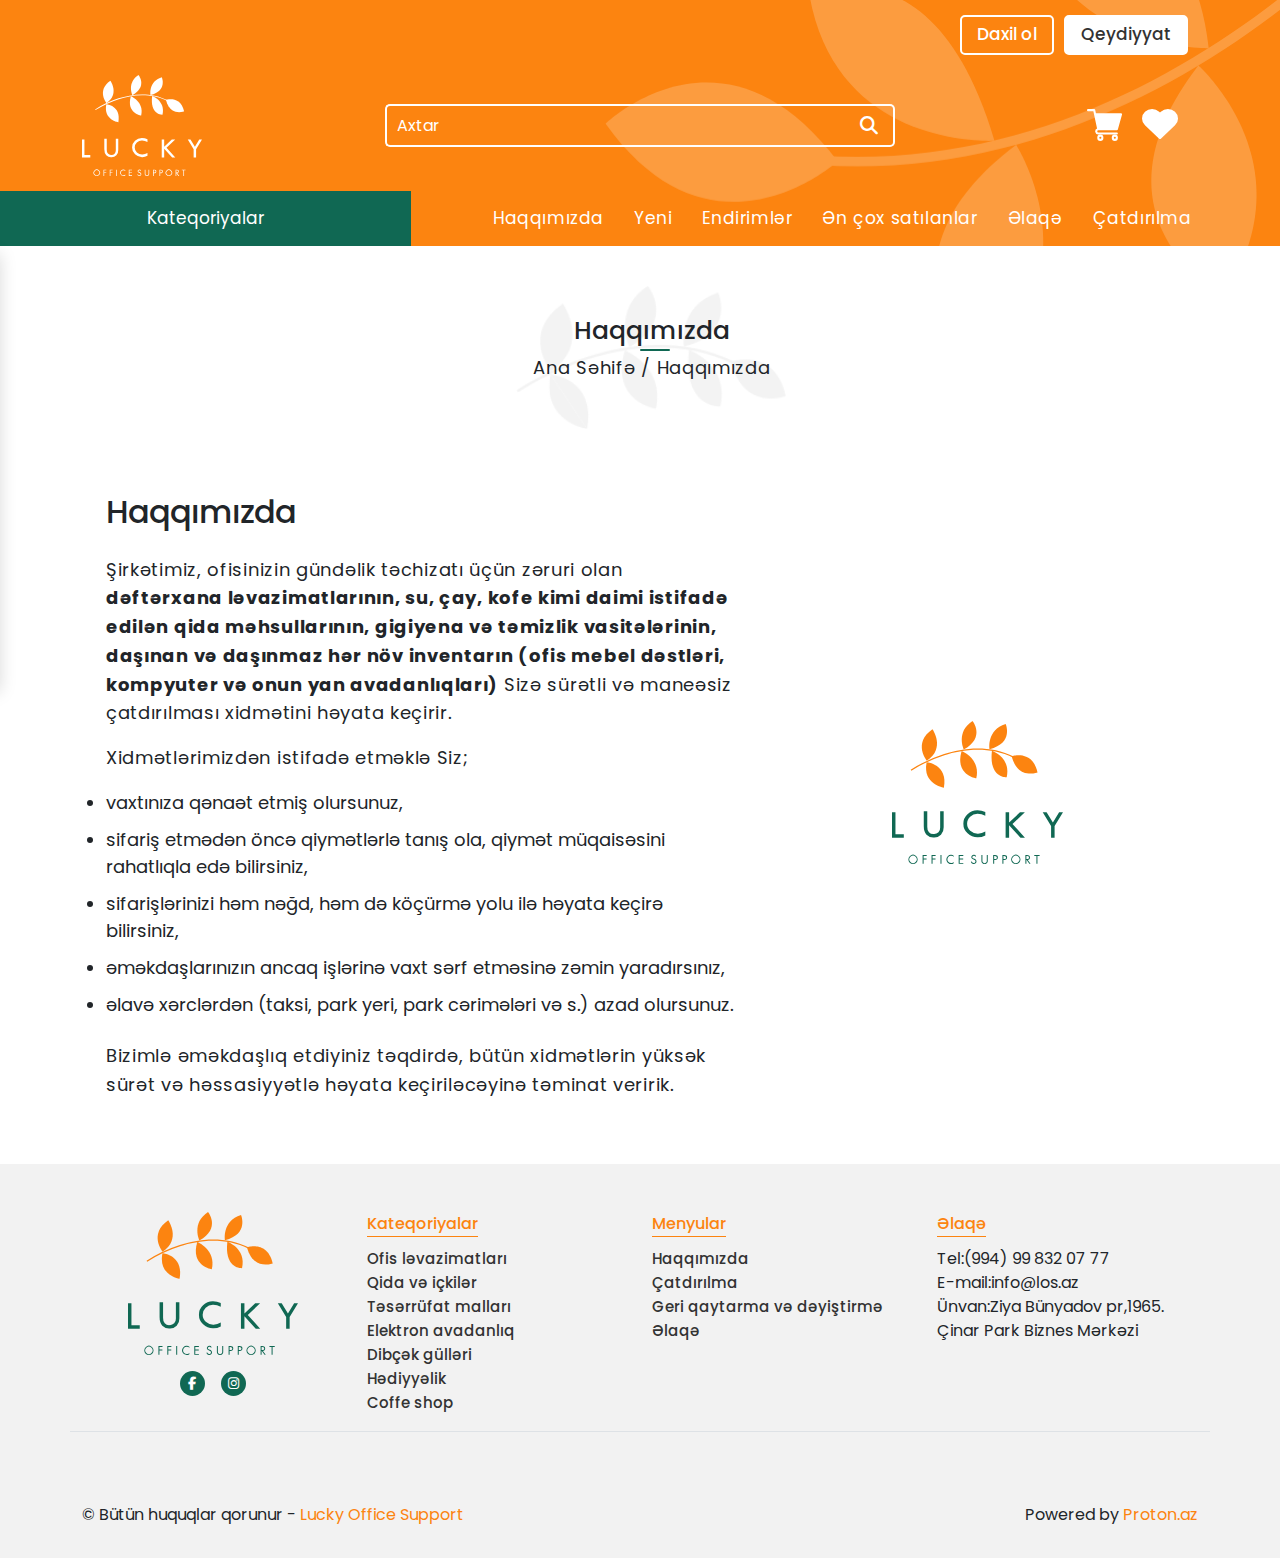
<file: about.html>
<!DOCTYPE html>
<html lang="en">

<head>
    <meta charset="UTF-8">
    <meta http-equiv="X-UA-Compatible" content="IE=edge">
    <meta name="viewport" content="width=device-width, initial-scale=1.0">
    <!-- bootstrap cdn -->
    <link href="https://cdn.jsdelivr.net/npm/bootstrap@5.1.3/dist/css/bootstrap.min.css" rel="stylesheet">
    <!-- jquery -->
    <script src="https://cdnjs.cloudflare.com/ajax/libs/jquery/3.6.0/jquery.min.js"></script>
    <!--owl carousel cdn-->
    <link rel="stylesheet"
        href="https://cdnjs.cloudflare.com/ajax/libs/OwlCarousel2/2.3.4/assets/owl.theme.default.min.css" />
    <link rel="stylesheet"
        href="https://cdnjs.cloudflare.com/ajax/libs/OwlCarousel2/2.3.4/assets/owl.carousel.min.css" />
    <!-- font-awesome-cdn -->
    <link rel="stylesheet" href="https://cdnjs.cloudflare.com/ajax/libs/font-awesome/6.1.1/css/all.min.css" />
    <!-- style links-->
    <link rel="stylesheet" href="./css/main.css">
    <link rel="stylesheet" href="./css/responsive.css">
    <title>Haqqımızda</title>
</head>

<body>
    <div class="scroll-btn"><i class="fa-solid fa-arrow-up-long"></i></div>
         <!-- Header start -->
    <header id="main-header" class="main-header">
        <!-- top-header start -->
        <div class="top-header">
            <div class="container">
                <div class="row">
                    <div class="col-12 d-flex justify-content-end">
                        <ul class="header-social d-flex align-items-center">
                            <li><a href="./sign-in.html">Daxil ol</a></li>
                            <li><a href="./resgister.html">Qeydiyyat</a></li>
                        </ul>
                    </div>
                </div>
            </div>
        </div>
        <!-- top-header end -->
        <!-- middle-header start -->
        <div class="middle-header">
            <div class="container">
                <div class="row align-items-center">
                    <!-- logo -->
                    <div class="col-md-3 col-12">
                        <div class="header-logo">
                            <a href="#">
                                <img src="./public/images/logo/logo-header.svg" alt="logo-image">
                            </a>
                        </div>
                    </div>
                    <!-- search form -->
                    <div class="col-md-6">
                        <form action="." class="search-form">
                            <div class="search-box d-flex justify-content-center align-items-center">
                                <input type="text" placeholder="Axtar" class="search-input">
                                <button type="submit" class="search-button"><i class="fas fa-search"></i></button>
                            </div>
                        </form>
                    </div>
                    <div class="col-md-3">
                        <ul class="basket-wishlist d-flex justify-content-end">
                            <li class="shopping-cart"><a href="./cart.html"><img src="./public/images/general/cart.svg"
                                        alt="icon"></a>
                            </li>
                            <li class="wish-list"><a href="./wishlist.html"><img src="./public/images/general/heart.svg"
                                        alt="icon"></a>
                            </li>
                        </ul>
                    </div>
                    <div class="col-4">
                        <div class="menu-button">
                            <i class="fa-solid fa-bars"></i>
                        </div>
                    </div>
                    <div class="col-8">
                        <ul class="mobile-basket-wishlist">
                            <li class="shopping-cart"><a href="./cart.html"><img src="./public/images/general/cart.svg"
                                        alt="icon"></a>                             
                            </li>
                            <li class="wish-list"><a href="./wishlist.html"><img src="./public/images/general/heart.svg"
                                        alt="icon"></a>
                            </li>
                        </ul>
                    </div>
                </div>
            </div>
        </div>
        <!-- middle-header end -->
        <!-- bottom-header start -->
        <div class="bottom-header">
            <div class="row align-items-center">
                <div class="col-md-3 col-lg-4">
                    <div class="header-categories">Kateqoriyalar</div>
                    <div class="category-content shadow">
                        <ul>
                            <li><a href="./ofis-product.html">Ofis ləvazimatları</a></li>
                            <li><a href="./ofis-product.html">Qida və içkilər
                                </a></li>
                            <li><a href="./ofis-product.html">
                                    Təsərrüfat malları
                                </a></li>
                            <li><a href="./ofis-product.html">

                                    Elektron avadanlıq</a></li>
                            <li><a href="./ofis-product.html">

                                    Dibçək gülləri
                                </a></li>
                            <li><a href="./ofis-product.html">
                                    Hədiyyəlik
                                </a></li>
                            <li><a href="./ofis-product.html">
                                    Coffe shop
                                </a></li>
                        </ul>
                    </div>
                </div>
                <div class="col-md-9 col-lg-8 d-flex justify-content-center">
                    <nav class="nav">
                        <ul class="nav-list d-flex">
                            <li class="nav-item"><a href="./about.html" class="nav-link">Haqqımızda</a></li>
                            <li class="nav-item"><a href="./new-product.html" class="nav-link">Yeni</a></li>
                            <li class="nav-item"><a href="#" class="nav-link">Endirimlər</a></li>
                            <li class="nav-item"><a href="#" class="nav-link">Ən çox satılanlar</a></li>
                            <li class="nav-item"><a href="./contact.html" class="nav-link">Əlaqə</a></li>
                            <li class="nav-item"><a href="./delivery.html" class="nav-link">Çatdırılma</a></li>
                        </ul>
                    </nav>
                </div>
            </div>
        </div>
        <!-- bottom-header end -->
        <!-- header-mobile start -->
        <div class="header-mobile border-top">
            <div class="container">
                <div class="mobile-search-form mb-3">
                    <form action="." class="search-form">
                        <div class="search-box">
                            <input type="text" placeholder="Axtar" class="search-input">
                            <button type="submit" class="search-button"><i class="fas fa-search"></i></button>
                        </div>
                    </form>
                </div>
                <nav class="mobile-nav">
                    <ul class="mobile-nav-list">
                        <li class="nav-item"><a href="./about.html" class="nav-link">Haqqımızda</a></li>
                        <li class="nav-item"><a href="./new-product.html" class="nav-link">Yeni</a></li>
                        <li class="nav-item"><a href="#" class="nav-link">Endirimlər</a></li>
                        <li class="nav-item"><a href="#" class="nav-link">Ən çox satılanlar</a></li>
                        <li class="nav-item"><a href="./contact.html" class="nav-link">Əlaqə</a></li>
                        <li class="nav-item"><a href="./delivery.html" class="nav-link">Çatdırılma</a></li>
                    </ul>
                </nav>
            </div>
        </div>
        <!-- header-mobile end -->
    </header>
    <!-- Header end -->
    <!-- about start -->
    <section id="about-info">
        <div class="container">
            <div class="row align-items-center ps-4 mb-5">
                <div class="col-12 d-flex align-items-center justify-content-center flex-column">
                    <div class="page-heading">
                        <h1>Haqqımızda</h3>
                        <p class="sub-title">Ana Səhifə / Haqqımızda</p>
                    </div>
                  
                </div>
                <div class="col-xl-7 col-lg-9">
                    <div class="about-left-info">
                        <h2 class="about-info-heading my-4">Haqqımızda</h2>
                        <p>Şirkətimiz, ofisinizin gündəlik təchizatı üçün zəruri olan <strong>dəftərxana ləvazimatlarının, su, çay, kofe kimi daimi istifadə edilən qida məhsullarının, gigiyena və təmizlik vasitələrinin, daşınan və daşınmaz hər növ inventarın (ofis mebel dəstləri, kompyuter və onun yan avadanlıqları) </strong> Sizə sürətli və maneəsiz çatdırılması xidmətini həyata keçirir.</p>
                        <p>Xidmətlərimizdən istifadə etməklə Siz;</p>
                        <ul>
                            <li>vaxtınıza qənaət etmiş olursunuz,</li>
                            <li>sifariş etmədən öncə qiymətlərlə tanış ola, qiymət müqaisəsini rahatlıqla edə bilirsiniz,</li>
                            <li>sifarişlərinizi həm nəğd, həm də köçürmə yolu ilə həyata keçirə bilirsiniz,</li>
                            <li>əməkdaşlarınızın ancaq işlərinə vaxt sərf etməsinə zəmin yaradırsınız,</li>
                            <li>əlavə xərclərdən (taksi, park yeri, park cərimələri və s.) azad olursunuz.</li>
                        </ul>
                        <p class="mt-4">Bizimlə əməkdaşlıq etdiyiniz təqdirdə, bütün xidmətlərin yüksək sürət və həssasiyyətlə həyata keçiriləcəyinə təminat veririk.

                        </p>
                    </div>
                </div>
                <div class="col-xl-5 col-lg-3 d-flex justify-content-center"><a href="#" class="about-logo">
                        <img src="./public/images/logo/logo-footer.svg" alt="about logo">
                    </a></div>
            </div>
        </div>
    </section>
     <!-- footer start -->
     <footer class="main-footer py-5">
        <div class="container">
            <div class="row border-bottom">
                <div class="col-xl-3 col-lg-3 col-md-6 col-sm-12 mb-4">
                    <div class="footer-logo-container d-flex flex-column align-items-center">
                        <a href="#"><img src="./public/images/logo/logo-footer.svg" alt="footer-logo" class="logo"></a>
                        <ul class="social-icons d-flex justify-content-center w-50 align-items-center mt-3">
                            <li class="me-3"><a href="#"><i class="fa-brands fa-facebook-f"></i></a></li>
                            <li><a href="#"><i class="fab fa-instagram"></i></a></li>
                        </ul>
                    </div>
                </div>
                <div class="col-lg-3 col-sm-6 mb-3">
                    <div class="footer-section">
                        <a class="footer-section-title">
                            Kateqoriyalar
                        </a>
                        <ul class="list">
                            <li><a href="./ofis-product.html">Ofis ləvazimatları</a></li>
                            <li><a href="./ofis-product.html">Qida və içkilər</a></li>
                            <li><a href="./ofis-product.html">Təsərrüfat malları</a></li>
                            <li><a href="./ofis-product.html">Elektron avadanlıq</a></li>
                            <li><a href="./ofis-product.html">Dibçək gülləri</a></li>
                            <li><a href="./ofis-product.html">Hədiyyəlik</a></li>
                            <li><a href="./ofis-product.html">Coffe shop</a></li>
                        </ul>
                    </div>
                </div>
                <div class="col-lg-3 col-sm-6 mb-3">
                    <div class="footer-section">
                        <a class="footer-section-title">
                            Menyular
                        </a>
                        <ul class="list">
                            <li><a href="./about.html">Haqqımızda</a></li>
                            <li><a href="./delivery.html">Çatdırılma</a></li>
                            <li><a href="./about2.html">Geri qaytarma və dəyiştirmə</a></li>
                            <li><a href="./contact.html">Əlaqə</a></li>
                        </ul>
                    </div>
                </div>
                <div class="col-lg-3 col-sm-6 mb-3">
                    <div class="footer-section">
                        <a class="footer-section-title">
                            Əlaqə
                        </a>
                        <ul class="list">
                            <li>Tel:(994) 99 832 07 77</li>
                            <li>E-mail:info@los.az</li>
                            <li>Ünvan:Ziya Bünyadov pr,1965. Çinar Park Biznes Mərkəzi</li>
                        </ul>
                    </div>
                </div>
            </div>
        </div>
    </footer>
    <!-- footer end -->
    <!-- copyright start -->
    <div class="copyright">
        <div class="container">
            <div class="row py-2 d-flex justify-content-center">
                <div class="col-md-6 col-12 mb-2">
                    <span>© Bütün huquqlar qorunur - <a href="#" class="link"> Lucky Office Support</a></span>
                </div>
                <div class="col-md-6 col-12 d-flex justify-content-md-end mb-2">
                    <span>Powered by
                        <a href="#" class="link"> Proton.az</a>
                    </span>
                </div>
            </div>
        </div>
    </div>
    <!-- copyright end -->
    <script src="https://cdn.jsdelivr.net/npm/@popperjs/core@2.10.2/dist/umd/popper.min.js"></script>
    <script src="https://cdn.jsdelivr.net/npm/bootstrap@5.1.3/dist/js/bootstrap.min.js"></script>
    <script src="https://cdnjs.cloudflare.com/ajax/libs/OwlCarousel2/2.3.4/owl.carousel.min.js"></script>
    <script src="./js/main.js"></script>
</body>

</html>
</file>
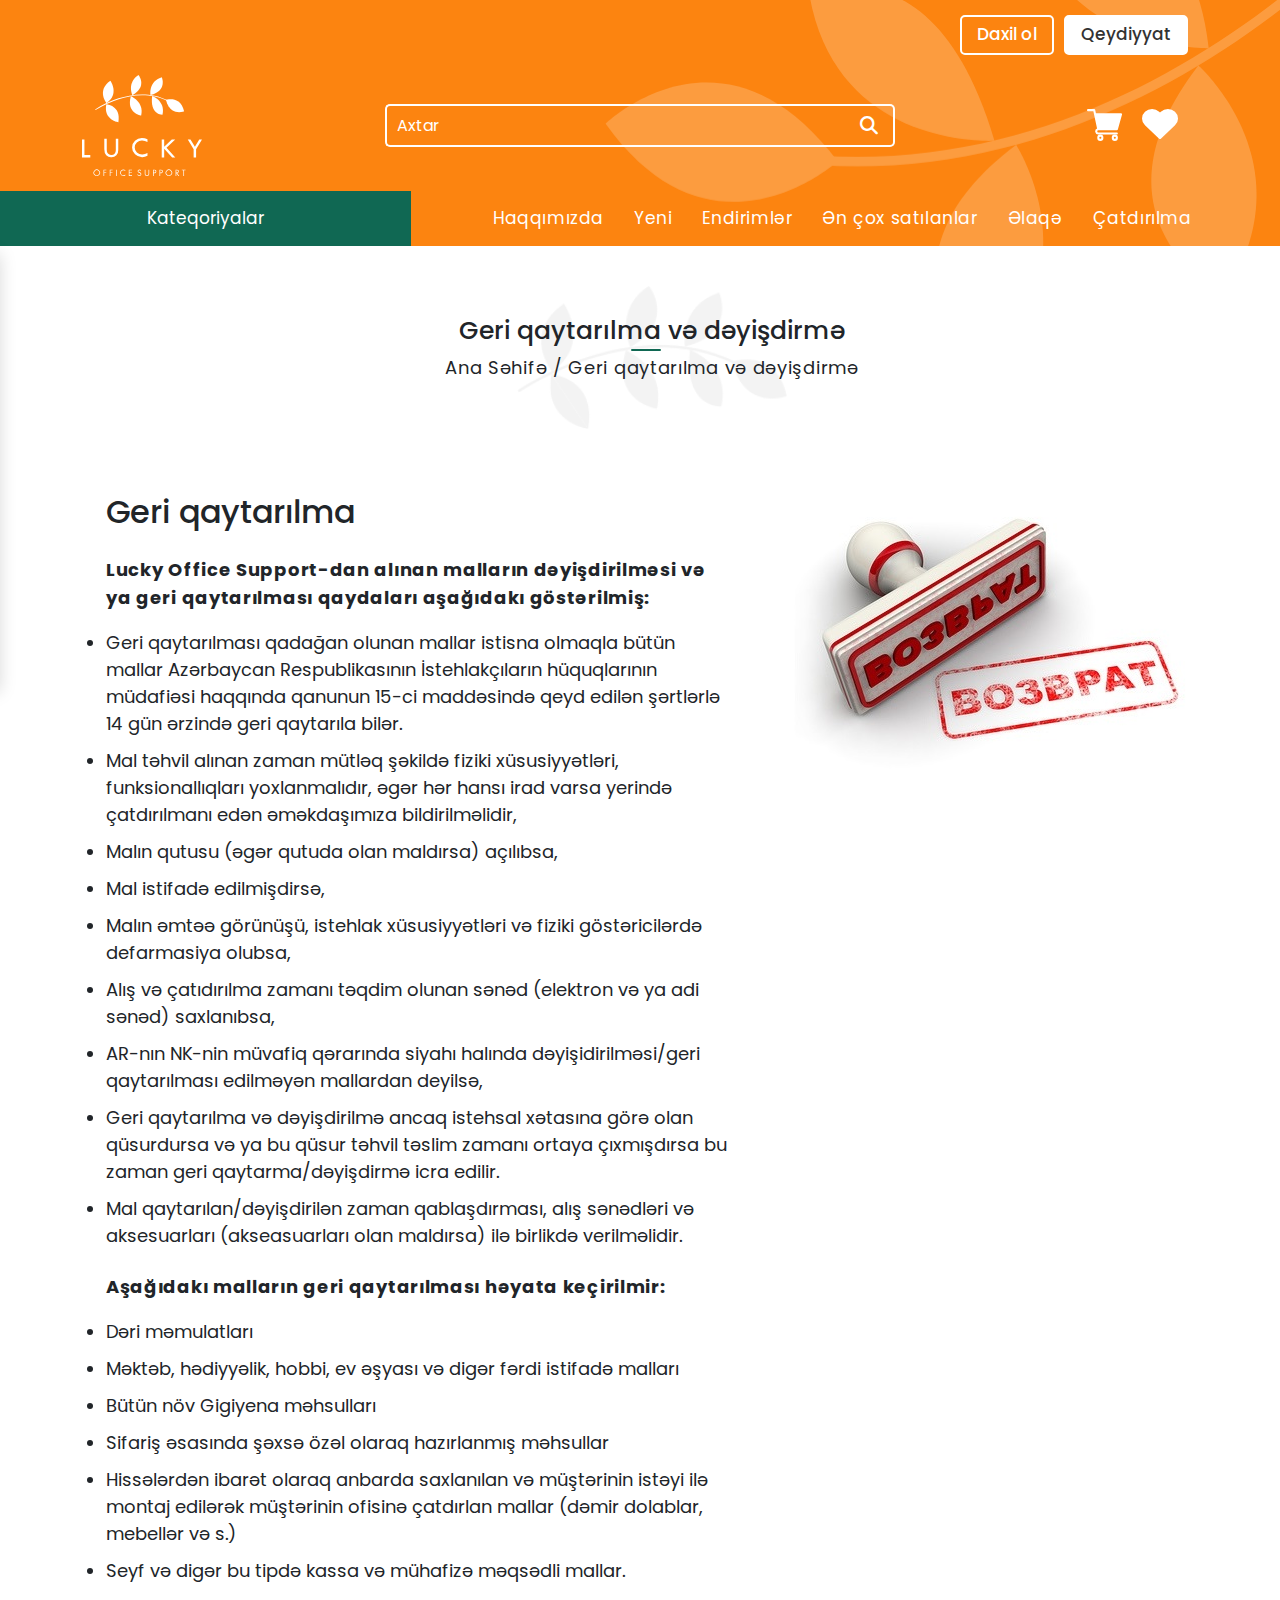
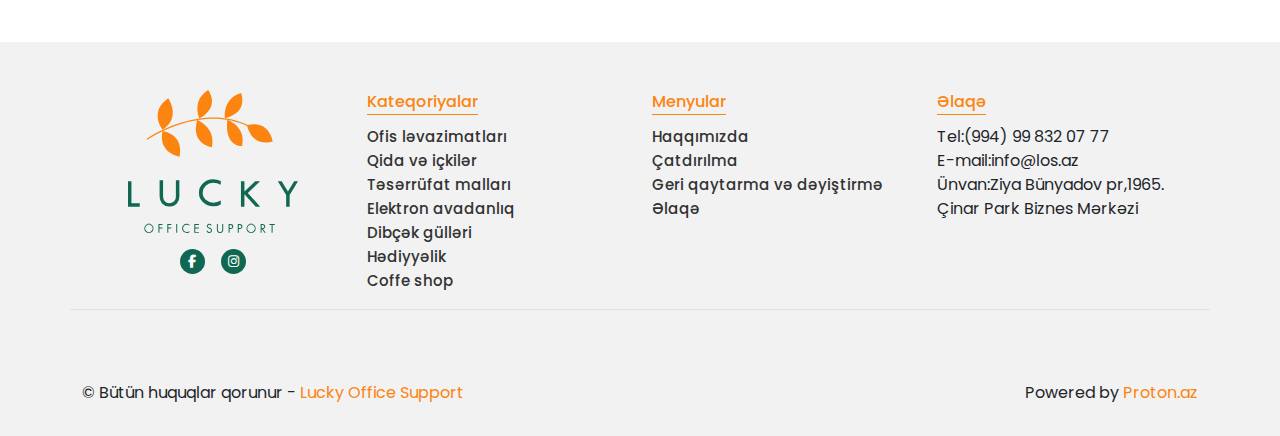
<file: about2.html>
<!DOCTYPE html>
<html lang="en">

<head>
    <meta charset="UTF-8">
    <meta http-equiv="X-UA-Compatible" content="IE=edge">
    <meta name="viewport" content="width=device-width, initial-scale=1.0">
    <!-- bootstrap cdn -->
    <link href="https://cdn.jsdelivr.net/npm/bootstrap@5.1.3/dist/css/bootstrap.min.css" rel="stylesheet">
    <!-- jquery -->
    <script src="https://cdnjs.cloudflare.com/ajax/libs/jquery/3.6.0/jquery.min.js"></script>
    <!--owl carousel cdn-->
    <link rel="stylesheet"
        href="https://cdnjs.cloudflare.com/ajax/libs/OwlCarousel2/2.3.4/assets/owl.theme.default.min.css" />
    <link rel="stylesheet"
        href="https://cdnjs.cloudflare.com/ajax/libs/OwlCarousel2/2.3.4/assets/owl.carousel.min.css" />
    <!-- font-awesome-cdn -->
    <link rel="stylesheet" href="https://cdnjs.cloudflare.com/ajax/libs/font-awesome/6.1.1/css/all.min.css" />
    <!-- style links-->
    <link rel="stylesheet" href="./css/main.css">
    <link rel="stylesheet" href="./css/responsive.css">
    <title>Geri qaytarılma və dəyiştirmə</title>
</head>

<body>
    <div class="scroll-btn"><i class="fa-solid fa-arrow-up-long"></i></div>
      <!-- Header start -->
      <header id="main-header" class="main-header">
        <!-- top-header start -->
        <div class="top-header">
            <div class="container">
                <div class="row">
                    <div class="col-12 d-flex justify-content-end">
                        <ul class="header-social d-flex align-items-center">
                            <li><a href="./sign-in.html">Daxil ol</a></li>
                            <li><a href="./resgister.html">Qeydiyyat</a></li>
                        </ul>
                    </div>
                </div>
            </div>
        </div>
        <!-- top-header end -->
        <!-- middle-header start -->
        <div class="middle-header">
            <div class="container">
                <div class="row align-items-center">
                    <!-- logo -->
                    <div class="col-md-3 col-12">
                        <div class="header-logo">
                            <a href="#">
                                <img src="./public/images/logo/logo-header.svg" alt="logo-image">
                            </a>
                        </div>
                    </div>
                    <!-- search form -->
                    <div class="col-md-6">
                        <form action="." class="search-form">
                            <div class="search-box d-flex justify-content-center align-items-center">
                                <input type="text" placeholder="Axtar" class="search-input">
                                <button type="submit" class="search-button"><i class="fas fa-search"></i></button>
                            </div>
                        </form>
                    </div>
                    <div class="col-md-3">
                        <ul class="basket-wishlist d-flex justify-content-end">
                            <li class="shopping-cart"><a href="./cart.html"><img src="./public/images/general/cart.svg"
                                        alt="icon"></a>
                            </li>
                            <li class="wish-list"><a href="./wishlist.html"><img src="./public/images/general/heart.svg"
                                        alt="icon"></a>
                            </li>
                        </ul>
                    </div>
                    <div class="col-4">
                        <div class="menu-button">
                            <i class="fa-solid fa-bars"></i>
                        </div>
                    </div>
                    <div class="col-8">
                        <ul class="mobile-basket-wishlist">
                            <li class="shopping-cart"><a href="./cart.html"><img src="./public/images/general/cart.svg"
                                        alt="icon"></a>                             
                            </li>
                            <li class="wish-list"><a href="./wishlist.html"><img src="./public/images/general/heart.svg"
                                        alt="icon"></a>
                            </li>
                        </ul>
                    </div>
                </div>
            </div>
        </div>
        <!-- middle-header end -->
        <!-- bottom-header start -->
        <div class="bottom-header">
            <div class="row align-items-center">
                <div class="col-md-3 col-lg-4">
                    <div class="header-categories">Kateqoriyalar</div>
                    <div class="category-content shadow">
                        <ul>
                            <li><a href="./ofis-product.html">Ofis ləvazimatları</a></li>
                            <li><a href="./ofis-product.html">Qida və içkilər
                                </a></li>
                            <li><a href="./ofis-product.html">
                                    Təsərrüfat malları
                                </a></li>
                            <li><a href="./ofis-product.html">

                                    Elektron avadanlıq</a></li>
                            <li><a href="./ofis-product.html">

                                    Dibçək gülləri
                                </a></li>
                            <li><a href="./ofis-product.html">
                                    Hədiyyəlik
                                </a></li>
                            <li><a href="./ofis-product.html">
                                    Coffe shop
                                </a></li>
                        </ul>
                    </div>
                </div>
                <div class="col-md-9 col-lg-8 d-flex justify-content-center">
                    <nav class="nav">
                        <ul class="nav-list d-flex">
                            <li class="nav-item"><a href="./about.html" class="nav-link">Haqqımızda</a></li>
                            <li class="nav-item"><a href="./new-product.html" class="nav-link">Yeni</a></li>
                            <li class="nav-item"><a href="#" class="nav-link">Endirimlər</a></li>
                            <li class="nav-item"><a href="#" class="nav-link">Ən çox satılanlar</a></li>
                            <li class="nav-item"><a href="./contact.html" class="nav-link">Əlaqə</a></li>
                            <li class="nav-item"><a href="./delivery.html" class="nav-link">Çatdırılma</a></li>
                        </ul>
                    </nav>
                </div>
            </div>
        </div>
        <!-- bottom-header end -->
        <!-- header-mobile start -->
        <div class="header-mobile border-top">
            <div class="container">
                <div class="mobile-search-form mb-3">
                    <form action="." class="search-form">
                        <div class="search-box">
                            <input type="text" placeholder="Axtar" class="search-input">
                            <button type="submit" class="search-button"><i class="fas fa-search"></i></button>
                        </div>
                    </form>
                </div>
                <nav class="mobile-nav">
                    <ul class="mobile-nav-list">
                        <li class="nav-item"><a href="./about.html" class="nav-link">Haqqımızda</a></li>
                        <li class="nav-item"><a href="./new-product.html" class="nav-link">Yeni</a></li>
                        <li class="nav-item"><a href="#" class="nav-link">Endirimlər</a></li>
                        <li class="nav-item"><a href="#" class="nav-link">Ən çox satılanlar</a></li>
                        <li class="nav-item"><a href="./contact.html" class="nav-link">Əlaqə</a></li>
                        <li class="nav-item"><a href="./delivery.html" class="nav-link">Çatdırılma</a></li>
                    </ul>
                </nav>
            </div>
        </div>
        <!-- header-mobile end -->
    </header>
    <!-- Header end -->
    <section id="about-info">
        <div class="container">
            <div class="row ps-4 mb-5">
                <div class="col-12 d-flex align-items-center justify-content-center flex-column">
                    <div class="page-heading">
                        <h1>Geri qaytarılma və dəyişdirmə</h3>
                        <p class="sub-title">Ana Səhifə / Geri qaytarılma və dəyişdirmə</p>
                    </div>
                  
                </div>
                <div class="col-xl-7 col-lg-9">
                    <div class="about-left-info">
                        <h2 class="about-info-heading my-4">Geri qaytarılma</h2>
                        <p><strong>Lucky Office Support-dan alınan malların dəyişdirilməsi və ya geri qaytarılması qaydaları aşağıdakı göstərilmiş:</strong></p>
                       
                        <ul>
                            <li>Geri qaytarılması qadağan olunan mallar istisna olmaqla bütün mallar Azərbaycan Respublikasının İstehlakçıların hüquqlarının müdafiəsi haqqında qanunun 15-ci maddəsində qeyd edilən şərtlərlə 14 gün ərzində geri qaytarıla bilər.</li>
                            <li>Mal təhvil alınan zaman mütləq şəkildə fiziki xüsusiyyətləri, funksionallıqları yoxlanmalıdır, əgər hər hansı irad varsa yerində çatdırılmanı edən əməkdaşımıza bildirilməlidir,</li>
                            <li>Malın qutusu (əgər qutuda olan maldırsa) açılıbsa,</li>
                            <li>Mal istifadə edilmişdirsə,</li>
                            <li>Malın əmtəə görünüşü, istehlak xüsusiyyətləri və fiziki göstəricilərdə defarmasiya olubsa,</li>
                            <li>Alış və çatıdırılma zamanı təqdim olunan sənəd (elektron və ya adi sənəd) saxlanıbsa,</li>
                            <li>AR-nın NK-nin müvafiq qərarında siyahı halında dəyişidirilməsi/geri qaytarılması edilməyən mallardan deyilsə,</li>
                            <li>Geri qaytarılma və dəyişdirilmə ancaq istehsal xətasına görə olan qüsurdursa və ya bu qüsur təhvil təslim zamanı ortaya çıxmışdırsa bu zaman geri qaytarma/dəyişdirmə icra edilir.</li>
                            <li>Mal qaytarılan/dəyişdirilən zaman qablaşdırması, alış sənədləri və aksesuarları (akseasuarları olan maldırsa) ilə birlikdə verilməlidir.</li>
                        </ul>
                        <p class="mt-4"><strong>Aşağıdakı malların geri qaytarılması həyata keçirilmir:</strong>

                        </p>
                        <ul>
                            <li>Dəri məmulatları</li>
                            <li>Məktəb, hədiyyəlik, hobbi, ev əşyası və digər fərdi istifadə malları</li>
                            <li>Bütün növ Gigiyena məhsulları</li>
                            <li>Sifariş əsasında şəxsə özəl olaraq hazırlanmış məhsullar</li>
                            <li>Hissələrdən ibarət olaraq anbarda saxlanılan və müştərinin istəyi ilə montaj edilərək müştərinin ofisinə çatdırlan mallar (dəmir dolablar, mebellər və s.)</li>
                            <li>Seyf və digər bu tipdə kassa və mühafizə məqsədli mallar.</li>
                        </ul>
                    </div>
                </div>
                <div class="col-xl-5 col-lg-3 d-flex justify-content-center"><a href="#" class="about-logo">
                        <img src="./public/article/161788217325d97f6123a2bd1f92f024514cca51-1460838588.jpg" alt="about logo">
                    </a></div>
            </div>
        </div>
    </section>
     <!-- footer start -->
     <footer class="main-footer py-5">
        <div class="container">
            <div class="row border-bottom">
                <div class="col-xl-3 col-lg-3 col-md-6 col-sm-12 mb-4">
                    <div class="footer-logo-container d-flex flex-column align-items-center">
                        <a href="#"><img src="./public/images/logo/logo-footer.svg" alt="footer-logo" class="logo"></a>
                        <ul class="social-icons d-flex justify-content-center w-50 align-items-center mt-3">
                            <li class="me-3"><a href="#"><i class="fa-brands fa-facebook-f"></i></a></li>
                            <li><a href="#"><i class="fab fa-instagram"></i></a></li>
                        </ul>
                    </div>
                </div>
                <div class="col-lg-3 col-sm-6 mb-3">
                    <div class="footer-section">
                        <a class="footer-section-title">
                            Kateqoriyalar
                        </a>
                        <ul class="list">
                            <li><a href="./ofis-product.html">Ofis ləvazimatları</a></li>
                            <li><a href="./ofis-product.html">Qida və içkilər</a></li>
                            <li><a href="./ofis-product.html">Təsərrüfat malları</a></li>
                            <li><a href="./ofis-product.html">Elektron avadanlıq</a></li>
                            <li><a href="./ofis-product.html">Dibçək gülləri</a></li>
                            <li><a href="./ofis-product.html">Hədiyyəlik</a></li>
                            <li><a href="./ofis-product.html">Coffe shop</a></li>
                        </ul>
                    </div>
                </div>
                <div class="col-lg-3 col-sm-6 mb-3">
                    <div class="footer-section">
                        <a class="footer-section-title">
                            Menyular
                        </a>
                        <ul class="list">
                            <li><a href="./about.html">Haqqımızda</a></li>
                            <li><a href="./delivery.html">Çatdırılma</a></li>
                            <li><a href="./about2.html">Geri qaytarma və dəyiştirmə</a></li>
                            <li><a href="./contact.html">Əlaqə</a></li>
                        </ul>
                    </div>
                </div>
                <div class="col-lg-3 col-sm-6 mb-3">
                    <div class="footer-section">
                        <a class="footer-section-title">
                            Əlaqə
                        </a>
                        <ul class="list">
                            <li>Tel:(994) 99 832 07 77</li>
                            <li>E-mail:info@los.az</li>
                            <li>Ünvan:Ziya Bünyadov pr,1965. Çinar Park Biznes Mərkəzi</li>
                        </ul>
                    </div>
                </div>
            </div>
        </div>
    </footer>
    <!-- footer end -->
    <!-- copyright start -->
    <div class="copyright">
        <div class="container">
            <div class="row py-2 d-flex justify-content-center">
                <div class="col-md-6 col-12 mb-2">
                    <span>© Bütün huquqlar qorunur - <a href="#" class="link"> Lucky Office Support</a></span>
                </div>
                <div class="col-md-6 col-12 d-flex justify-content-md-end mb-2">
                    <span>Powered by
                        <a href="#" class="link"> Proton.az</a>
                    </span>
                </div>
            </div>
        </div>
    </div>
    <!-- copyright end -->
    <script src="https://cdn.jsdelivr.net/npm/@popperjs/core@2.10.2/dist/umd/popper.min.js"></script>
    <script src="https://cdn.jsdelivr.net/npm/bootstrap@5.1.3/dist/js/bootstrap.min.js"></script>
    <script src="https://cdnjs.cloudflare.com/ajax/libs/OwlCarousel2/2.3.4/owl.carousel.min.js"></script>
    <script src="./js/main.js"></script>
</body>

</html>
</file>
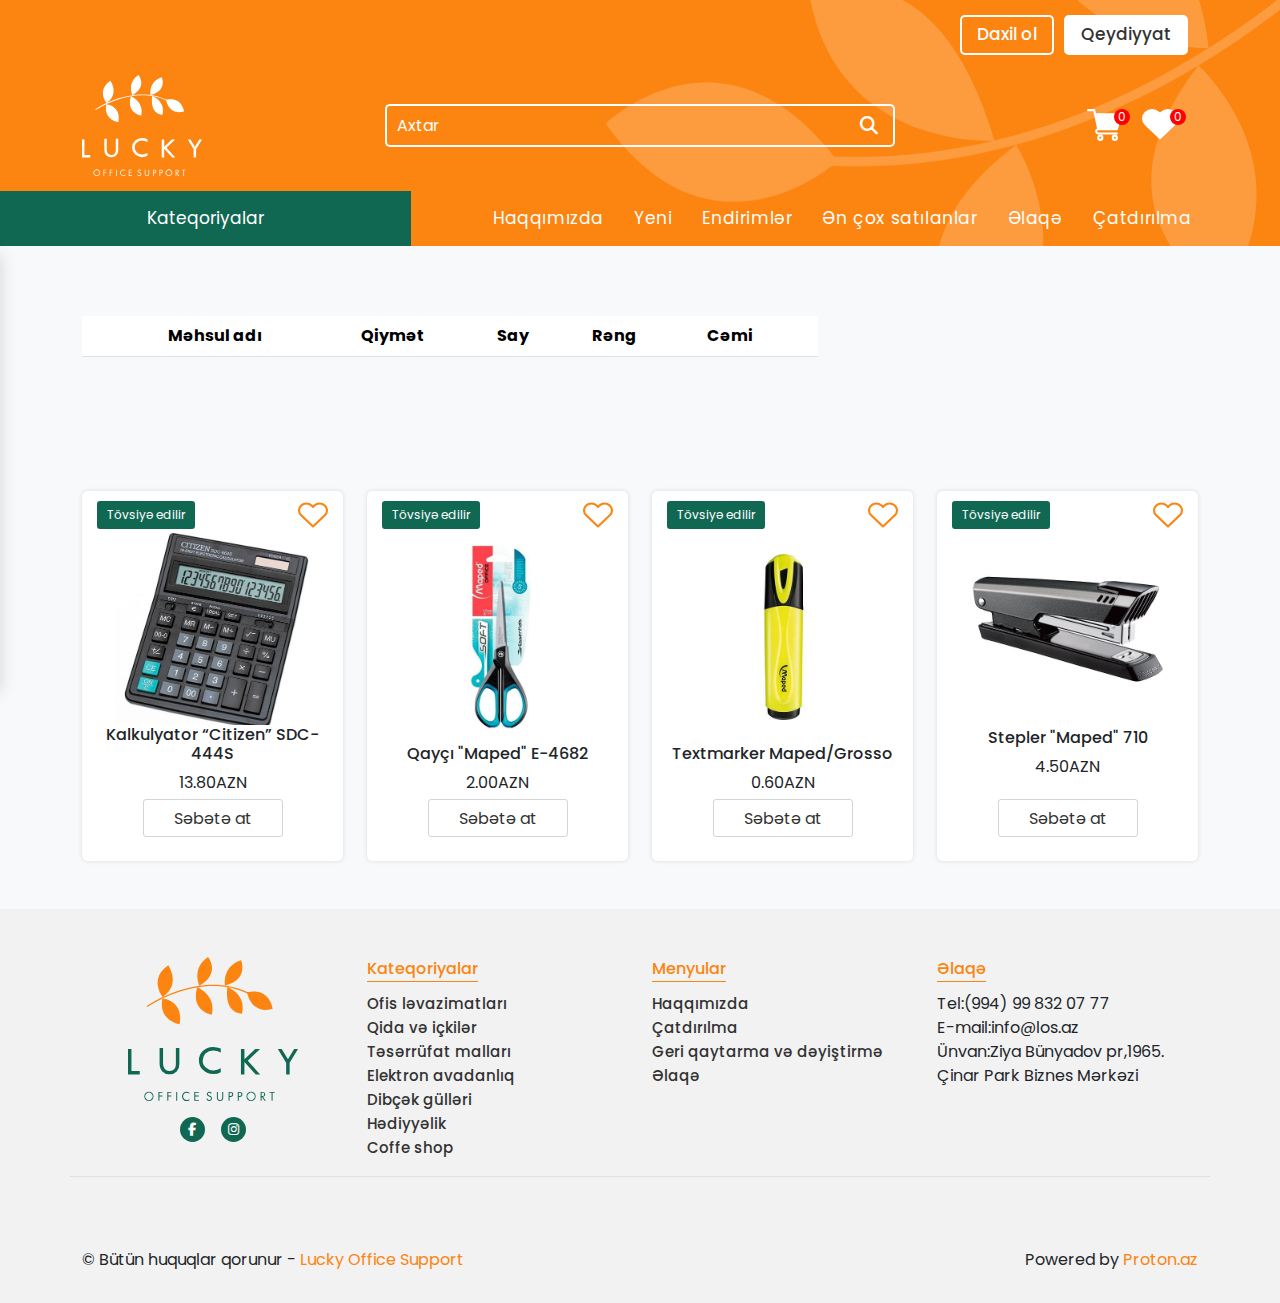
<file: cart.html>
<!DOCTYPE html>
<html lang="en">

<head>
    <meta charset="UTF-8">
    <meta http-equiv="X-UA-Compatible" content="IE=edge">
    <meta name="viewport" content="width=device-width, initial-scale=1.0">
    <!-- bootstrap cdn -->
    <link href="https://cdn.jsdelivr.net/npm/bootstrap@5.2.0-beta1/dist/css/bootstrap.min.css" rel="stylesheet">
    <!-- jquery -->
    <script src="https://cdnjs.cloudflare.com/ajax/libs/jquery/3.6.0/jquery.min.js"></script>
    <!--owl carousel cdn-->
    <link rel="stylesheet"
        href="https://cdnjs.cloudflare.com/ajax/libs/OwlCarousel2/2.3.4/assets/owl.theme.default.min.css" />
    <link rel="stylesheet"
        href="https://cdnjs.cloudflare.com/ajax/libs/OwlCarousel2/2.3.4/assets/owl.carousel.min.css" />
    <!-- font-awesome-cdn -->
    <link rel="stylesheet" href="https://cdnjs.cloudflare.com/ajax/libs/font-awesome/6.1.1/css/all.min.css" />
    <!-- style links-->
    <link rel="stylesheet" href="./css/main.css">
    <link rel="stylesheet" href="./css/responsive.css">
    <title>Səbət </title>
</head>

<body>
    <div class="scroll-btn"><i class="fa-solid fa-arrow-up-long"></i></div>
    <!-- Header start -->
    <header id="main-header" class="main-header">
        <!-- top-header start -->
        <div class="top-header">
            <div class="container">
                <div class="row">
                    <div class="col-12 d-flex justify-content-end">
                        <ul class="header-social d-flex align-items-center">
                            <li><a href="./sign-in.html">Daxil ol</a></li>
                            <li><a href="./resgister.html">Qeydiyyat</a></li>
                        </ul>
                    </div>
                </div>
            </div>
        </div>
        <!-- top-header end -->
        <!-- middle-header start -->
        <div class="middle-header">
            <div class="container">
                <div class="row align-items-center">
                    <!-- logo -->
                    <div class="col-md-3 col-12">
                        <div class="header-logo">
                            <a href="#">
                                <img src="./public/images/logo/logo-header.svg" alt="logo-image">
                            </a>
                        </div>
                    </div>
                    <!-- search form -->
                    <div class="col-md-6">
                        <form action="." class="search-form">
                            <div class="search-box d-flex justify-content-center align-items-center">
                                <input type="text" placeholder="Axtar" class="search-input">
                                <button type="submit" class="search-button"><i class="fas fa-search"></i></button>
                            </div>
                        </form>
                    </div>
                    <div class="col-md-3">
                        <ul class="basket-wishlist d-flex justify-content-end">
                            <li class="shopping-cart"><a href="#"><img src="./public/images/general/cart.svg"
                                        alt="icon"></a>
                                <span class="basket-item">0</span>
                            </li>
                            <li class="wish-list"><a href="./wishlist.html"><img src="./public/images/general/heart.svg"
                                        alt="icon"></a>
                                <span class="wishlist-items">0</span>
                            </li>
                        </ul>
                    </div>
                    <div class="col-4">
                        <div class="menu-button">
                            <i class="fa-solid fa-bars"></i>
                        </div>
                    </div>
                    <div class="col-8">
                        <ul class="mobile-basket-wishlist">
                            <li class="shopping-cart"><a href="#"><img src="./public/images/general/cart.svg"
                                        alt="icon"></a>
                                <span class="basket-item">0</span>
                            </li>
                            <li class="wish-list"><a href="./wishlist.html"><img src="./public/images/general/heart.svg"
                                        alt="icon"></a>
                                <span class="wishlist-items">0</span>
                            </li>
                        </ul>
                    </div>
                </div>
            </div>
        </div>
        <!-- middle-header end -->
        <!-- bottom-header start -->
        <div class="bottom-header">
            <div class="row align-items-center">
                <div class="col-md-3 col-lg-4">
                    <div class="header-categories">Kateqoriyalar</div>
                    <div class="category-content shadow">
                        <ul>
                            <li><a href="./ofis-product.html">Ofis ləvazimatları</a></li>
                            <li><a href="./ofis-product.html">Qida və içkilər
                                </a></li>
                            <li><a href="./ofis-product.html">
                                    Təsərrüfat malları
                                </a></li>
                            <li><a href="./ofis-product.html">

                                    Elektron avadanlıq</a></li>
                            <li><a href="./ofis-product.html">

                                    Dibçək gülləri
                                </a></li>
                            <li><a href="./ofis-product.html">

                                    Hədiyyəlik
                                </a></li>
                            <li><a href="./ofis-product.html">
                                    Coffe shop
                                </a></li>
                        </ul>
                    </div>

                </div>

                <div class="col-md-9 col-lg-8 d-flex justify-content-center">
                    <nav class="nav">
                        <ul class="nav-list d-flex">
                            <li class="nav-item"><a href="./about.html" class="nav-link">Haqqımızda</a></li>
                            <li class="nav-item"><a href="./new-product.html" class="nav-link">Yeni</a></li>
                            <li class="nav-item"><a href="#" class="nav-link">Endirimlər</a></li>
                            <li class="nav-item"><a href="#" class="nav-link">Ən çox satılanlar</a></li>
                            <li class="nav-item"><a href="./contact.html" class="nav-link">Əlaqə</a></li>
                            <li class="nav-item"><a href="./delivery.html" class="nav-link">Çatdırılma</a></li>

                        </ul>
                    </nav>
                </div>
            </div>
        </div>
        <!-- bottom-header end -->

        <!-- header-mobile start -->
        <div class="header-mobile border-top">
            <div class="container">
                <div class="mobile-search-form mb-3">
                    <form action="." class="search-form">
                        <div class="search-box">
                            <input type="text" placeholder="Axtar" class="search-input">
                            <button type="submit" class="search-button"><i class="fas fa-search"></i></button>
                        </div>
                    </form>
                </div>
                <nav class="mobile-nav">
                    <ul class="mobile-nav-list">
                        <li class="nav-item"><a href="#" class="nav-link">Haqqımızda</a></li>
                        <li class="nav-item"><a href="#" class="nav-link">Yeni</a></li>
                        <li class="nav-item"><a href="#" class="nav-link">Endirmələr</a></li>
                        <li class="nav-item"><a href="#" class="nav-link">Ən çox satılanlar</a></li>
                        <li class="nav-item"><a href="#" class="nav-link">Şərtlər</a></li>
                        <li class="nav-item"><a href="#" class="nav-link">Əlaqə</a></li>
                    </ul>
                </nav>
            </div>
        </div>
        <!-- header-mobile end -->
    </header>

    <!-- Header end -->
    <!-- cart start -->
    <section class="cart bg-light">
        <div class="container">
            <div class="row">
                <div class="col-lg-8">
                    <table class="table text-center">
                        <thead>
                            <tr class="pb-3">

                                <th></th>
                                <th>Məhsul adı</th>
                                <th>Qiymət</th>
                                <th>Say</th>
                                <th>Rəng</th>
                                <th>Cəmi</th>
                                <th></th>
                            </tr>
                        </thead>
                        <tbody class="py-2">

                        </tbody>
                    </table>
                </div>
             
            </div>
        </div>
    </section>
    <!-- cart end -->
    <!-- cart mobile start -->
    <section class="cart-mobile py-5 bg-light">
        <div class="container">
            <div class="row justify-content-center py-5">
               
            </div>
        </div>
    </section>
    <!-- cart mobile end-->
    <section class="products pt-5 pt-5 bg-light" >
        <div class="container">
            <div class="row">
                <div class="col-xl-3 col-lg-4 col-sm-6  mb-5">
                    <div class="product">
                        <div class="wishlist-buttons">
                            <span class="w-btn-1">Tövsiyə edilir</span>
                            <img src="./public/images/icon/heart-outline.svg" class="w-btn-1" alt="icon">
                        </div>
                        <div class="product-image">
                            <a href="./product-detail.html">
                                <img class="img" src="./public/Products/1628152230664S.jpg" alt="product"></a>
                        </div>
                        <div class="product-detail">
                            <h6 class="product-name">
                                Kalkulyator “Citizen” SDC-444S
                            </h6>
                            <div class="product-price">13.80AZN</div>
                            <button class="add-to-cart-btn">Səbətə at</button>
                        </div>
                    </div>
                </div>
                <div class="col-xl-3 col-lg-4 col-sm-6  mb-5">
                    <div class="product">
                        <div class="wishlist-buttons">
                            <span class="w-btn-1">Tövsiyə edilir</span>
                            <img src="./public/images/icon/heart-outline.svg" class="w-btn-1" alt="icon">
                        </div>
                        <div class="product-image">
                            <a href="#">
                                <img class="img" src="./public/Products/1625820269bdc38bb1842a6c677cae4a6f2a8c5deb.jpg"
                                    alt="product"></a>
                        </div>
                        <div class="product-detail">
                            <h6 class="product-name">
                                Qayçı "Maped" E-4682
                            </h6>
                            <div class="product-price">2.00AZN</div>
                            <button class="add-to-cart-btn">Səbətə at</button>
                        </div>
                    </div>
                </div>
                <div class="col-xl-3 col-lg-4 col-sm-6  mb-5">
                    <div class="product">
                        <div class="wishlist-buttons">
                            <span class="w-btn-1">Tövsiyə edilir</span>
                            <img src="./public/images/icon/heart-outline.svg" class="w-btn-1" alt="icon">
                        </div>
                        <div class="product-image">
                            <a href="#">
                                <img class="img" src="./public/Products/16257534635405405465406540654065.jpg"
                                    alt="product"></a>
                        </div>
                        <div class="product-detail">
                            <h6 class="product-name">
                                Textmarker Maped/Grosso
                            </h6>
                            <div class="product-price">0.60AZN</div>
                            <button class="add-to-cart-btn">Səbətə at</button>
                        </div>
                    </div>
                </div>
                <div class="col-xl-3 col-lg-4 col-sm-6  mb-5">
                    <div class="product">

                        <div class="wishlist-buttons">
                            <span class="w-btn-1">Tövsiyə edilir</span>
                            <img src="./public/images/icon/heart-outline.svg" class="w-btn-1" alt="icon">
                        </div>
                        <div class="product-image">
                            <a href="#">
                                <img class="img"
                                    src="./public/Products/1624262567f85defb733f109b918be5b6ed38569c6_xl.jpg"
                                    alt="product"></a>
                        </div>
                        <div class="product-detail">
                            <h6 class="product-name">
                                Stepler "Maped" 710
                            </h6>
                            <p class="product-price">4.50AZN</p>
                            <button class="add-to-cart-btn">Səbətə at</button>
                        </div>
                    </div>
                </div>
            </div>
        </div>
    </section>
    <!-- footer start -->
    <footer class="main-footer py-5">
        <div class="container">
            <div class="row border-bottom">
                <div class="col-xl-3 col-lg-3 col-md-6 col-sm-12 mb-4">
                    <div class="footer-logo-container d-flex flex-column align-items-center">
                        <a href="#"><img src="./public/images/logo/logo-footer.svg" alt="footer-logo" class="logo"></a>
                        <ul class="social-icons d-flex justify-content-center w-50 align-items-center mt-3">
                            <li class="me-3"><a href="#"><i class="fa-brands fa-facebook-f"></i></a></li>
                            <li><a href="#"><i class="fab fa-instagram"></i></a></li>
                        </ul>
                    </div>
                </div>
                <div class="col-lg-3 col-sm-6 mb-3">
                    <div class="footer-section">
                        <a class="footer-section-title">
                            Kateqoriyalar
                        </a>
                        <ul class="list">
                            <li><a href="./ofis-product.html">Ofis ləvazimatları</a></li>
                            <li><a href="./ofis-product.html">Qida və içkilər</a></li>
                            <li><a href="./ofis-product.html">Təsərrüfat malları</a></li>
                            <li><a href="./ofis-product.html">Elektron avadanlıq</a></li>
                            <li><a href="./ofis-product.html">Dibçək gülləri</a></li>
                            <li><a href="./ofis-product.html">Hədiyyəlik</a></li>
                            <li><a href="./ofis-product.html">Coffe shop</a></li>
                        </ul>
                    </div>
                </div>
                <div class="col-lg-3 col-sm-6 mb-3">
                    <div class="footer-section">
                        <a class="footer-section-title">
                            Menyular
                        </a>
                        <ul class="list">
                            <li><a href="./about.html">Haqqımızda</a></li>
                            <li><a href="./delivery.html">Çatdırılma</a></li>
                            <li><a href="./about2.html">Geri qaytarma və dəyiştirmə</a></li>
                            <li><a href="./contact.html">Əlaqə</a></li>
                        </ul>
                    </div>
                </div>
                <div class="col-lg-3 col-sm-6 mb-3">
                    <div class="footer-section">
                        <a class="footer-section-title">
                            Əlaqə
                        </a>
                        <ul class="list">
                            <li>Tel:(994) 99 832 07 77</li>
                            <li>E-mail:info@los.az</li>
                            <li>Ünvan:Ziya Bünyadov pr,1965. Çinar Park Biznes Mərkəzi</li>
                        </ul>
                    </div>
                </div>
            </div>
        </div>
    </footer>
    <!-- footer end -->
    <!-- copyright start -->
    <div class="copyright">
        <div class="container">
            <div class="row py-2 d-flex justify-content-center">
                <div class="col-md-6 col-12 mb-2">
                    <span>© Bütün huquqlar qorunur - <a href="#" class="link"> Lucky Office Support</a></span>
                </div>
                <div class="col-md-6 col-12 d-flex justify-content-md-end mb-2">
                    <span>Powered by
                        <a href="#" class="link"> Proton.az</a>
                    </span>
                </div>
            </div>
        </div>
    </div>

    <!-- copyright end -->
    <script src="https://cdn.jsdelivr.net/npm/@popperjs/core@2.10.2/dist/umd/popper.min.js"></script>
    <!-- JavaScript Bundle with Popper -->
    <script src="https://cdn.jsdelivr.net/npm/bootstrap@5.2.0-beta1/dist/js/bootstrap.bundle.min.js"></script>
    <script src="https://cdnjs.cloudflare.com/ajax/libs/OwlCarousel2/2.3.4/owl.carousel.min.js"></script>
    <script src="./js/cart.js"></script>
</body>

</html>
</file>
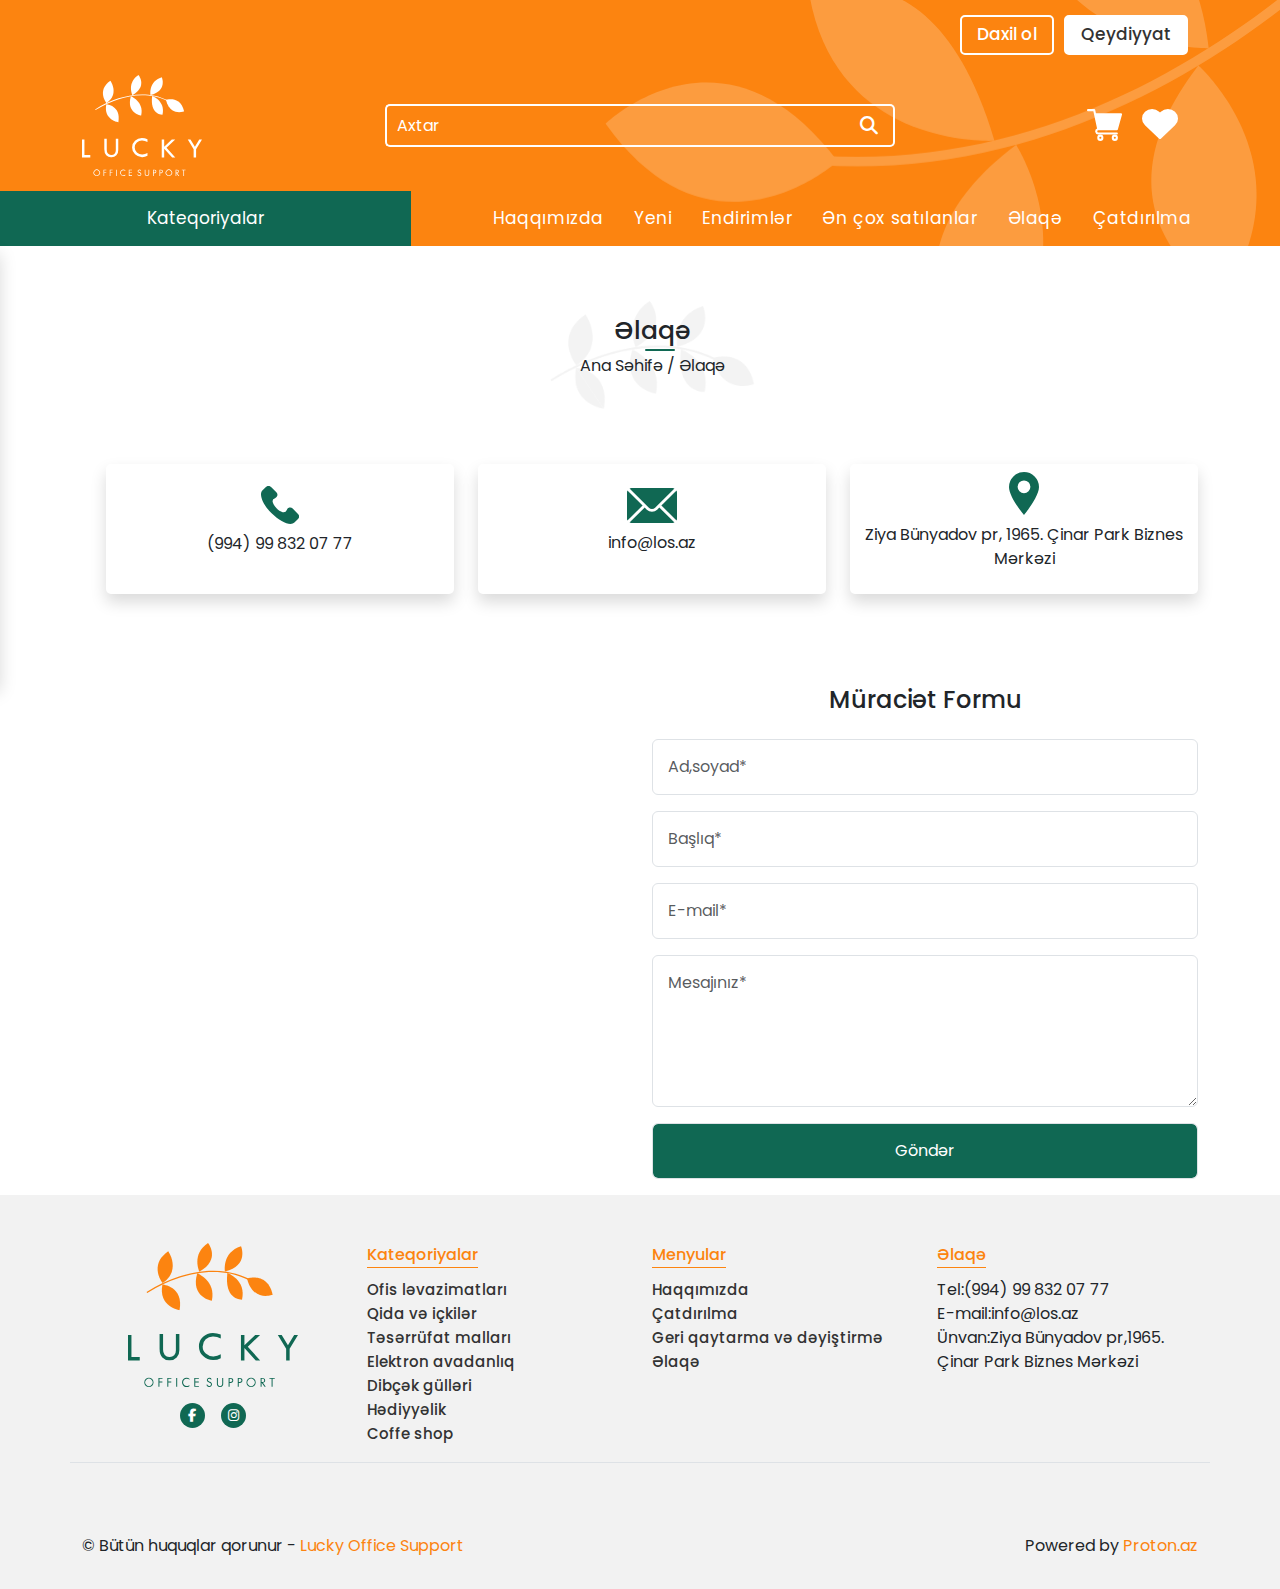
<file: contact.html>
<!DOCTYPE html>
<html lang="en">
<head>
    <meta charset="UTF-8">
    <meta http-equiv="X-UA-Compatible" content="IE=edge">
    <meta name="viewport" content="width=device-width, initial-scale=1.0">
    <!-- bootstrap cdn -->
    <link href="https://cdn.jsdelivr.net/npm/bootstrap@5.1.3/dist/css/bootstrap.min.css" rel="stylesheet">
    <!-- jquery -->
    <script src="https://cdnjs.cloudflare.com/ajax/libs/jquery/3.6.0/jquery.min.js"></script>
    <!--owl carousel cdn-->
    <link rel="stylesheet"
        href="https://cdnjs.cloudflare.com/ajax/libs/OwlCarousel2/2.3.4/assets/owl.theme.default.min.css" />
    <link rel="stylesheet"
        href="https://cdnjs.cloudflare.com/ajax/libs/OwlCarousel2/2.3.4/assets/owl.carousel.min.css" />
    <!-- font-awesome-cdn -->
    <link rel="stylesheet" href="https://cdnjs.cloudflare.com/ajax/libs/font-awesome/6.1.1/css/all.min.css" />
    <!-- style links-->
    <link rel="stylesheet" href="./css/main.css">
    <link rel="stylesheet" href="./css/responsive.css">
    <title>Əlaqə</title>
</head>
<body>
    <div class="scroll-btn"><i class="fa-solid fa-arrow-up-long"></i></div>
        <!-- Header start -->
    <header id="main-header" class="main-header">
        <!-- top-header start -->
        <div class="top-header">
            <div class="container">
                <div class="row">
                    <div class="col-12 d-flex justify-content-end">
                        <ul class="header-social d-flex align-items-center">
                            <li><a href="./sign-in.html">Daxil ol</a></li>
                            <li><a href="./resgister.html">Qeydiyyat</a></li>
                        </ul>
                    </div>
                </div>
            </div>
        </div>
        <!-- top-header end -->
        <!-- middle-header start -->
        <div class="middle-header">
            <div class="container">
                <div class="row align-items-center">
                    <!-- logo -->
                    <div class="col-md-3 col-12">
                        <div class="header-logo">
                            <a href="#">
                                <img src="./public/images/logo/logo-header.svg" alt="logo-image">
                            </a>
                        </div>
                    </div>
                    <!-- search form -->
                    <div class="col-md-6">
                        <form action="." class="search-form">
                            <div class="search-box d-flex justify-content-center align-items-center">
                                <input type="text" placeholder="Axtar" class="search-input">
                                <button type="submit" class="search-button"><i class="fas fa-search"></i></button>
                            </div>
                        </form>
                    </div>
                    <div class="col-md-3">
                        <ul class="basket-wishlist d-flex justify-content-end">
                            <li class="shopping-cart"><a href="./cart.html"><img src="./public/images/general/cart.svg"
                                        alt="icon"></a>
                            </li>
                            <li class="wish-list"><a href="./wishlist.html"><img src="./public/images/general/heart.svg"
                                        alt="icon"></a>
                            </li>
                        </ul>
                    </div>
                    <div class="col-4">
                        <div class="menu-button">
                            <i class="fa-solid fa-bars"></i>
                        </div>
                    </div>
                    <div class="col-8">
                        <ul class="mobile-basket-wishlist">
                            <li class="shopping-cart"><a href="./cart.html"><img src="./public/images/general/cart.svg"
                                        alt="icon"></a>                             
                            </li>
                            <li class="wish-list"><a href="./wishlist.html"><img src="./public/images/general/heart.svg"
                                        alt="icon"></a>
                            </li>
                        </ul>
                    </div>
                </div>
            </div>
        </div>
        <!-- middle-header end -->
        <!-- bottom-header start -->
        <div class="bottom-header">
            <div class="row align-items-center">
                <div class="col-md-3 col-lg-4">
                    <div class="header-categories">Kateqoriyalar</div>
                    <div class="category-content shadow">
                        <ul>
                            <li><a href="./ofis-product.html">Ofis ləvazimatları</a></li>
                            <li><a href="./ofis-product.html">Qida və içkilər
                                </a></li>
                            <li><a href="./ofis-product.html">
                                    Təsərrüfat malları
                                </a></li>
                            <li><a href="./ofis-product.html">

                                    Elektron avadanlıq</a></li>
                            <li><a href="./ofis-product.html">

                                    Dibçək gülləri
                                </a></li>
                            <li><a href="./ofis-product.html">
                                    Hədiyyəlik
                                </a></li>
                            <li><a href="./ofis-product.html">
                                    Coffe shop
                                </a></li>
                        </ul>
                    </div>
                </div>
                <div class="col-md-9 col-lg-8 d-flex justify-content-center">
                    <nav class="nav">
                        <ul class="nav-list d-flex">
                            <li class="nav-item"><a href="./about.html" class="nav-link">Haqqımızda</a></li>
                            <li class="nav-item"><a href="./new-product.html" class="nav-link">Yeni</a></li>
                            <li class="nav-item"><a href="#" class="nav-link">Endirimlər</a></li>
                            <li class="nav-item"><a href="#" class="nav-link">Ən çox satılanlar</a></li>
                            <li class="nav-item"><a href="./contact.html" class="nav-link">Əlaqə</a></li>
                            <li class="nav-item"><a href="./delivery.html" class="nav-link">Çatdırılma</a></li>
                        </ul>
                    </nav>
                </div>
            </div>
        </div>
        <!-- bottom-header end -->
        <!-- header-mobile start -->
        <div class="header-mobile border-top">
            <div class="container">
                <div class="mobile-search-form mb-3">
                    <form action="." class="search-form">
                        <div class="search-box">
                            <input type="text" placeholder="Axtar" class="search-input">
                            <button type="submit" class="search-button"><i class="fas fa-search"></i></button>
                        </div>
                    </form>
                </div>
                <nav class="mobile-nav">
                    <ul class="mobile-nav-list">
                        <li class="nav-item"><a href="./about.html" class="nav-link">Haqqımızda</a></li>
                        <li class="nav-item"><a href="./new-product.html" class="nav-link">Yeni</a></li>
                        <li class="nav-item"><a href="#" class="nav-link">Endirimlər</a></li>
                        <li class="nav-item"><a href="#" class="nav-link">Ən çox satılanlar</a></li>
                        <li class="nav-item"><a href="./contact.html" class="nav-link">Əlaqə</a></li>
                        <li class="nav-item"><a href="./delivery.html" class="nav-link">Çatdırılma</a></li>
                    </ul>
                </nav>
            </div>
        </div>
        <!-- header-mobile end -->
    </header>
    <!-- Header end -->
    <!-- contact info start -->
    <section id="contact-info">
        <div class="container">
            <div class="row align-items-center ps-4 mb-5">
                <div class="col-12 d-flex align-items-center justify-content-center flex-column">
                    <div class="page-heading">
                        <h1>Əlaqə</h1>
                        <p class="sub-title">Ana Səhifə / Əlaqə</p>
                    </div>
                </div>
                <!-- contact info -->
                <div class="col-lg-4 col-md-6 col-12">
                    <div class="contact-box shadow text-center">
                        <div class="image mb-2"><img src="./public/images/icon/contact-tel.svg" alt="img">
                        </div>
                        <p class="info">(994) 99 832 07 77</p>
                    </div>
                </div>
                <div class="col-lg-4 col-md-6 col-12">
                    <div class="contact-box shadow text-center">
                        <div class="image mb-2">
                            <img src="./public/images/icon/contact-email.svg" alt="img">
                        </div>
                        <p class="info">info@los.az</p>
                    </div>
                </div>
                <div class="col-lg-4 col-md-6 col-12">
                    <div class="contact-box shadow text-center">
                        <div class="image mb-2"><img src="./public/images/icon/contact-location.svg" alt="img"></div>
                        <p class="info">Ziya Bünyadov pr, 1965. Çinar Park Biznes Mərkəzi</p>
                    </div>
                </div>
            </div>
        </div>
    </section>
    <!-- contact info end-->
    <!-- contact form start -->
    <section class="contact-form">
        <div class="container">
            <div class="row justify-content-center">
                <div class="col-xl-6 col-lg-5 col-md-10">
                    <div class="map-wrapper">
                        <div class="mapouter">
                            <div class="gmap_canvas"><iframe class="gmap_iframe" width="100%" frameborder="0"
                                    scrolling="no" marginheight="0" marginwidth="0"
                                    src="https://maps.google.com/maps?width=600&amp;height=400&amp;hl=en&amp;q=Ziya Bünyadov pr, 1965. Çinar Park Biznes Mərkəzi&amp;t=&amp;z=14&amp;ie=UTF8&amp;iwloc=B&amp;output=embed"></iframe><a
                                    href="https://mcpepro.com/">Minecraft Download</a></div>
                            
                        </div>
                    </div>
                </div>
                <div class="col-xl-6 col-lg-7 col-md-10">
                    <div class="form-wrapper">
                        <h4 class="form-title my-4 text-center">Müraciət Formu</h4>
                        <form action="#">
                            <div class="input-group mb-3"><input type="text" placeholder="Ad,soyad*"
                                    class="form-control"></div>
                            <div class="input-group mb-3"><input type="text" placeholder="Başlıq*" class="form-control">
                            </div>
                            <div class="input-group mb-3"><input type="email" placeholder="E-mail*"
                                    class="form-control"></div>
                            <div class="input-group mb-3"><textarea placeholder="Mesajınız*" class="form-control"
                                    rows="5"></textarea></div>
                            <div class="input-group mb-3"><button type="submit"
                                    class="form-control submit-btn">Göndər</button></div>
                        </form>
                    </div>
                </div>
            </div>
        </div>
    </section>
    <!-- contact form end -->
      <!-- footer start -->
    <footer class="main-footer py-5">
        <div class="container">
            <div class="row border-bottom">
                <div class="col-xl-3 col-lg-3 col-md-6 col-sm-12 mb-4">
                    <div class="footer-logo-container d-flex flex-column align-items-center">
                        <a href="#"><img src="./public/images/logo/logo-footer.svg" alt="footer-logo" class="logo"></a>
                        <ul class="social-icons d-flex justify-content-center w-50 align-items-center mt-3">
                            <li class="me-3"><a href="#"><i class="fa-brands fa-facebook-f"></i></a></li>
                            <li><a href="#"><i class="fab fa-instagram"></i></a></li>
                        </ul>
                    </div>
                </div>
                <div class="col-lg-3 col-sm-6 mb-3">
                    <div class="footer-section">
                        <a class="footer-section-title">
                            Kateqoriyalar
                        </a>
                        <ul class="list">
                            <li><a href="./ofis-product.html">Ofis ləvazimatları</a></li>
                            <li><a href="./ofis-product.html">Qida və içkilər</a></li>
                            <li><a href="./ofis-product.html">Təsərrüfat malları</a></li>
                            <li><a href="./ofis-product.html">Elektron avadanlıq</a></li>
                            <li><a href="./ofis-product.html">Dibçək gülləri</a></li>
                            <li><a href="./ofis-product.html">Hədiyyəlik</a></li>
                            <li><a href="./ofis-product.html">Coffe shop</a></li>
                        </ul>
                    </div>
                </div>
                <div class="col-lg-3 col-sm-6 mb-3">
                    <div class="footer-section">
                        <a class="footer-section-title">
                            Menyular
                        </a>
                        <ul class="list">
                            <li><a href="./about.html">Haqqımızda</a></li>
                            <li><a href="./delivery.html">Çatdırılma</a></li>
                            <li><a href="./about2.html">Geri qaytarma və dəyiştirmə</a></li>
                            <li><a href="./contact.html">Əlaqə</a></li>
                        </ul>
                    </div>
                </div>
                <div class="col-lg-3 col-sm-6 mb-3">
                    <div class="footer-section">
                        <a class="footer-section-title">
                            Əlaqə
                        </a>
                        <ul class="list">
                            <li>Tel:(994) 99 832 07 77</li>
                            <li>E-mail:info@los.az</li>
                            <li>Ünvan:Ziya Bünyadov pr,1965. Çinar Park Biznes Mərkəzi</li>
                        </ul>
                    </div>
                </div>
            </div>
        </div>
    </footer>
    <!-- footer end -->
    <!-- copyright start -->
    <div class="copyright">
        <div class="container">
            <div class="row py-2 d-flex justify-content-center">
                <div class="col-md-6 col-12 mb-2">
                    <span>© Bütün huquqlar qorunur - <a href="#" class="link"> Lucky Office Support</a></span>
                </div>
                <div class="col-md-6 col-12 d-flex justify-content-md-end mb-2">
                    <span>Powered by
                        <a href="#" class="link"> Proton.az</a>
                    </span>
                </div>
            </div>
        </div>
    </div>
    <!-- copyright end -->
    <script src="https://cdn.jsdelivr.net/npm/@popperjs/core@2.10.2/dist/umd/popper.min.js"></script>
    <script src="https://cdn.jsdelivr.net/npm/bootstrap@5.1.3/dist/js/bootstrap.min.js"></script>
    <script src="https://cdnjs.cloudflare.com/ajax/libs/OwlCarousel2/2.3.4/owl.carousel.min.js"></script>
    <script src="./js/main.js"></script>
</body>

</html>
</file>
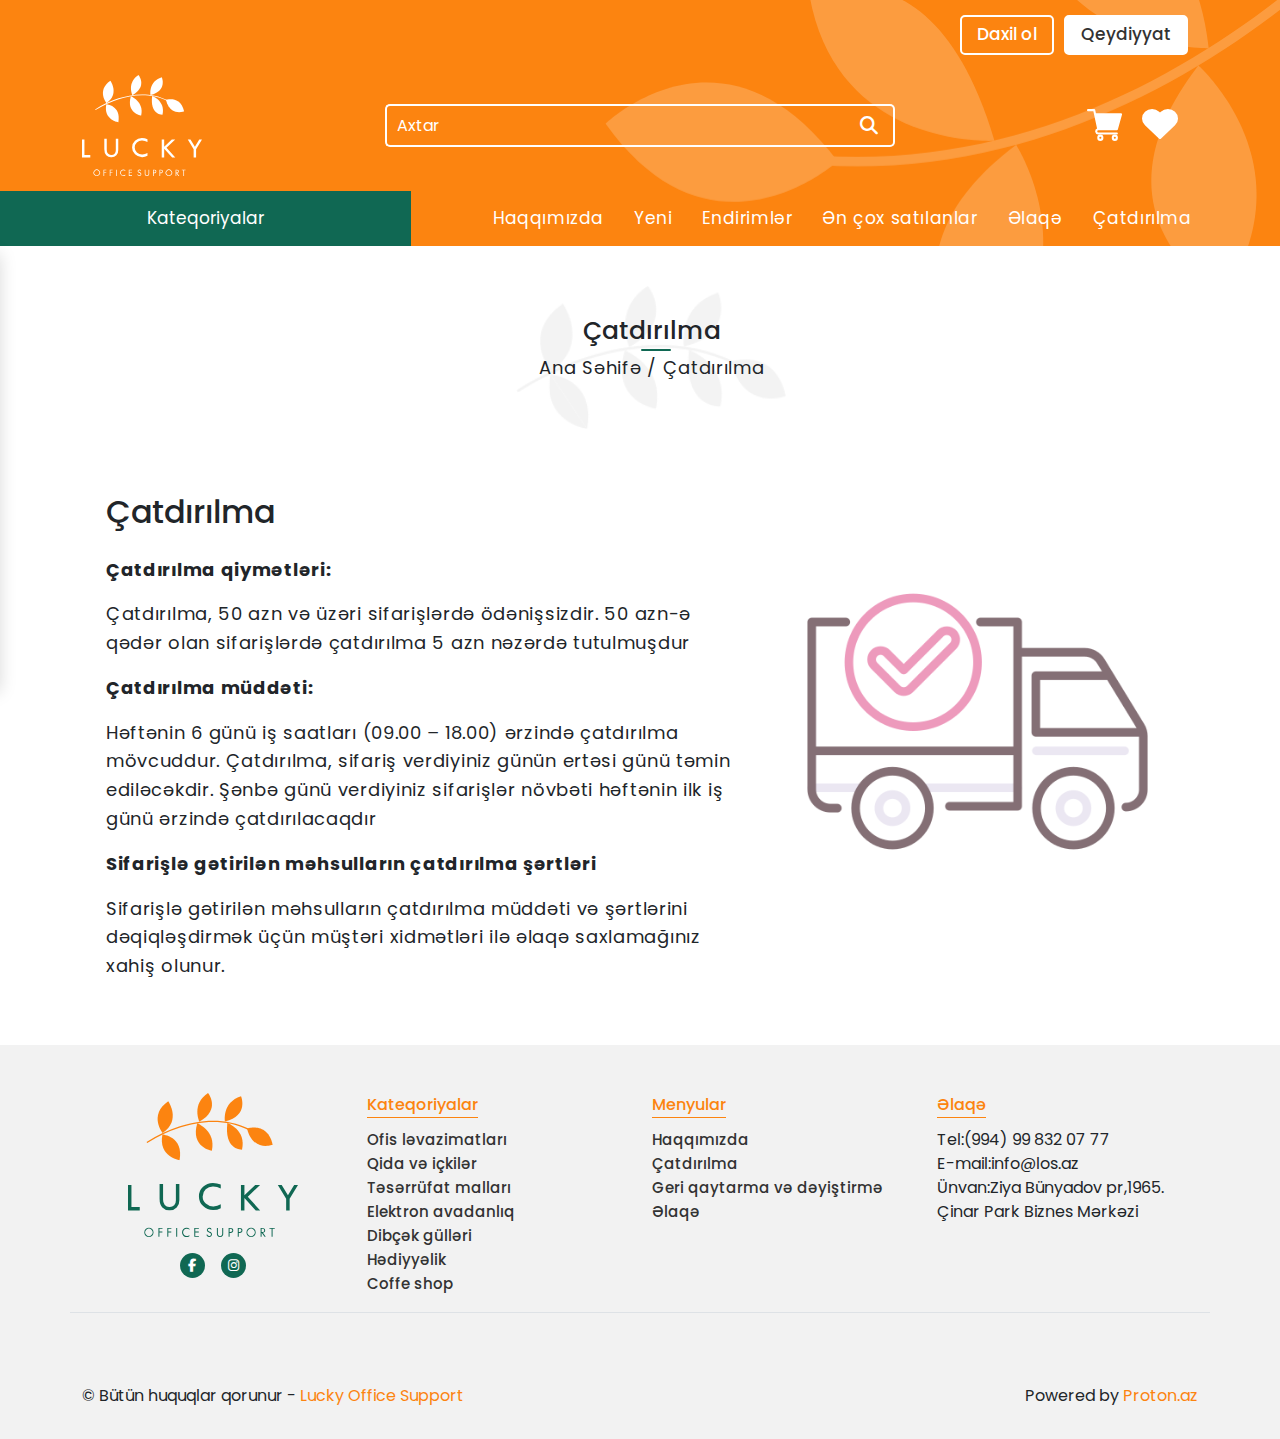
<file: delivery.html>
<!DOCTYPE html>
<html lang="en">

<head>
    <meta charset="UTF-8">
    <meta http-equiv="X-UA-Compatible" content="IE=edge">
    <meta name="viewport" content="width=device-width, initial-scale=1.0">
    <!-- bootstrap cdn -->
    <link href="https://cdn.jsdelivr.net/npm/bootstrap@5.1.3/dist/css/bootstrap.min.css" rel="stylesheet">
    <!-- jquery -->
    <script src="https://cdnjs.cloudflare.com/ajax/libs/jquery/3.6.0/jquery.min.js"></script>
    <!--owl carousel cdn-->
    <link rel="stylesheet"
        href="https://cdnjs.cloudflare.com/ajax/libs/OwlCarousel2/2.3.4/assets/owl.theme.default.min.css" />
    <link rel="stylesheet"
        href="https://cdnjs.cloudflare.com/ajax/libs/OwlCarousel2/2.3.4/assets/owl.carousel.min.css" />
    <!-- font-awesome-cdn -->
    <link rel="stylesheet" href="https://cdnjs.cloudflare.com/ajax/libs/font-awesome/6.1.1/css/all.min.css" />
    <!-- style links-->
    <link rel="stylesheet" href="./css/main.css">
    <link rel="stylesheet" href="./css/responsive.css">
    <title>Çatdırılma</title>
</head>

<body>
    <div class="scroll-btn"><i class="fa-solid fa-arrow-up-long"></i></div>
       <!-- Header start -->
    <header id="main-header" class="main-header">
        <!-- top-header start -->
        <div class="top-header">
            <div class="container">
                <div class="row">
                    <div class="col-12 d-flex justify-content-end">
                        <ul class="header-social d-flex align-items-center">
                            <li><a href="./sign-in.html">Daxil ol</a></li>
                            <li><a href="./resgister.html">Qeydiyyat</a></li>
                        </ul>
                    </div>
                </div>
            </div>
        </div>
        <!-- top-header end -->
        <!-- middle-header start -->
        <div class="middle-header">
            <div class="container">
                <div class="row align-items-center">
                    <!-- logo -->
                    <div class="col-md-3 col-12">
                        <div class="header-logo">
                            <a href="#">
                                <img src="./public/images/logo/logo-header.svg" alt="logo-image">
                            </a>
                        </div>
                    </div>
                    <!-- search form -->
                    <div class="col-md-6">
                        <form action="." class="search-form">
                            <div class="search-box d-flex justify-content-center align-items-center">
                                <input type="text" placeholder="Axtar" class="search-input">
                                <button type="submit" class="search-button"><i class="fas fa-search"></i></button>
                            </div>
                        </form>
                    </div>
                    <div class="col-md-3">
                        <ul class="basket-wishlist d-flex justify-content-end">
                            <li class="shopping-cart"><a href="./cart.html"><img src="./public/images/general/cart.svg"
                                        alt="icon"></a>
                            </li>
                            <li class="wish-list"><a href="./wishlist.html"><img src="./public/images/general/heart.svg"
                                        alt="icon"></a>
                            </li>
                        </ul>
                    </div>
                    <div class="col-4">
                        <div class="menu-button">
                            <i class="fa-solid fa-bars"></i>
                        </div>
                    </div>
                    <div class="col-8">
                        <ul class="mobile-basket-wishlist">
                            <li class="shopping-cart"><a href="./cart.html"><img src="./public/images/general/cart.svg"
                                        alt="icon"></a>                             
                            </li>
                            <li class="wish-list"><a href="./wishlist.html"><img src="./public/images/general/heart.svg"
                                        alt="icon"></a>
                            </li>
                        </ul>
                    </div>
                </div>
            </div>
        </div>
        <!-- middle-header end -->
        <!-- bottom-header start -->
        <div class="bottom-header">
            <div class="row align-items-center">
                <div class="col-md-3 col-lg-4">
                    <div class="header-categories">Kateqoriyalar</div>
                    <div class="category-content shadow">
                        <ul>
                            <li><a href="./ofis-product.html">Ofis ləvazimatları</a></li>
                            <li><a href="./ofis-product.html">Qida və içkilər
                                </a></li>
                            <li><a href="./ofis-product.html">
                                    Təsərrüfat malları
                                </a></li>
                            <li><a href="./ofis-product.html">

                                    Elektron avadanlıq</a></li>
                            <li><a href="./ofis-product.html">

                                    Dibçək gülləri
                                </a></li>
                            <li><a href="./ofis-product.html">
                                    Hədiyyəlik
                                </a></li>
                            <li><a href="./ofis-product.html">
                                    Coffe shop
                                </a></li>
                        </ul>
                    </div>
                </div>
                <div class="col-md-9 col-lg-8 d-flex justify-content-center">
                    <nav class="nav">
                        <ul class="nav-list d-flex">
                            <li class="nav-item"><a href="./about.html" class="nav-link">Haqqımızda</a></li>
                            <li class="nav-item"><a href="./new-product.html" class="nav-link">Yeni</a></li>
                            <li class="nav-item"><a href="#" class="nav-link">Endirimlər</a></li>
                            <li class="nav-item"><a href="#" class="nav-link">Ən çox satılanlar</a></li>
                            <li class="nav-item"><a href="./contact.html" class="nav-link">Əlaqə</a></li>
                            <li class="nav-item"><a href="./delivery.html" class="nav-link">Çatdırılma</a></li>
                        </ul>
                    </nav>
                </div>
            </div>
        </div>
        <!-- bottom-header end -->
        <!-- header-mobile start -->
        <div class="header-mobile border-top">
            <div class="container">
                <div class="mobile-search-form mb-3">
                    <form action="." class="search-form">
                        <div class="search-box">
                            <input type="text" placeholder="Axtar" class="search-input">
                            <button type="submit" class="search-button"><i class="fas fa-search"></i></button>
                        </div>
                    </form>
                </div>
                <nav class="mobile-nav">
                    <ul class="mobile-nav-list">
                        <li class="nav-item"><a href="./about.html" class="nav-link">Haqqımızda</a></li>
                        <li class="nav-item"><a href="./new-product.html" class="nav-link">Yeni</a></li>
                        <li class="nav-item"><a href="#" class="nav-link">Endirimlər</a></li>
                        <li class="nav-item"><a href="#" class="nav-link">Ən çox satılanlar</a></li>
                        <li class="nav-item"><a href="./contact.html" class="nav-link">Əlaqə</a></li>
                        <li class="nav-item"><a href="./delivery.html" class="nav-link">Çatdırılma</a></li>
                    </ul>
                </nav>
            </div>
        </div>
        <!-- header-mobile end -->
    </header>
    <!-- Header end -->
    <section id="about-info">
        <div class="container">
            <div class="row align-items-center ps-4 mb-5">
                <div class="col-12 d-flex align-items-center justify-content-center flex-column">
                    <div class="page-heading">
                        <h1>Çatdırılma</h1>
                        <p class="sub-title">Ana Səhifə / Çatdırılma</p>
                    </div>

                </div>
                <div class="col-xl-7 col-lg-9">
                    <div class="about-left-info">
                        <h2 class="page-info-heading my-4">Çatdırılma</h2>
                        <p><strong>Çatdırılma qiymətləri:</strong></p>
                        <p>Çatdırılma, 50 azn və üzəri sifarişlərdə ödənişsizdir.
                            50 azn-ə qədər olan sifarişlərdə çatdırılma 5 azn nəzərdə tutulmuşdur

                        </p>
                        <p><strong>Çatdırılma müddəti:</strong></p>
                        <p> Həftənin 6 günü iş saatları (09.00 – 18.00) ərzində çatdırılma mövcuddur. Çatdırılma,
                            sifariş verdiyiniz günün ertəsi günü təmin ediləcəkdir. Şənbə günü verdiyiniz sifarişlər
                            növbəti həftənin ilk iş günü ərzində çatdırılacaqdır

                        </p>
                        <p> <strong>Sifarişlə gətirilən məhsulların çatdırılma şərtləri
                            </strong></p>
                        <p> Sifarişlə gətirilən məhsulların çatdırılma müddəti və şərtlərini dəqiqləşdirmək üçün müştəri
                            xidmətləri ilə əlaqə saxlamağınız xahiş olunur.

                        </p>


                    </div>
                </div>
                <div class="col-xl-5 col-lg-3 d-flex justify-content-center">
                        <img src="./public/article/1617882245standard-shipping.png" class="img-fluid" alt="about logo">
                   </div>
            </div>
        </div>
    </section>
     <!-- footer start -->
     <footer class="main-footer py-5">
        <div class="container">
            <div class="row border-bottom">
                <div class="col-xl-3 col-lg-3 col-md-6 col-sm-12 mb-4">
                    <div class="footer-logo-container d-flex flex-column align-items-center">
                        <a href="#"><img src="./public/images/logo/logo-footer.svg" alt="footer-logo" class="logo"></a>
                        <ul class="social-icons d-flex justify-content-center w-50 align-items-center mt-3">
                            <li class="me-3"><a href="#"><i class="fa-brands fa-facebook-f"></i></a></li>
                            <li><a href="#"><i class="fab fa-instagram"></i></a></li>
                        </ul>
                    </div>
                </div>
                <div class="col-lg-3 col-sm-6 mb-3">
                    <div class="footer-section">
                        <a class="footer-section-title">
                            Kateqoriyalar
                        </a>
                        <ul class="list">
                            <li><a href="./ofis-product.html">Ofis ləvazimatları</a></li>
                            <li><a href="./ofis-product.html">Qida və içkilər</a></li>
                            <li><a href="./ofis-product.html">Təsərrüfat malları</a></li>
                            <li><a href="./ofis-product.html">Elektron avadanlıq</a></li>
                            <li><a href="./ofis-product.html">Dibçək gülləri</a></li>
                            <li><a href="./ofis-product.html">Hədiyyəlik</a></li>
                            <li><a href="./ofis-product.html">Coffe shop</a></li>
                        </ul>
                    </div>
                </div>
                <div class="col-lg-3 col-sm-6 mb-3">
                    <div class="footer-section">
                        <a class="footer-section-title">
                            Menyular
                        </a>
                        <ul class="list">
                            <li><a href="./about.html">Haqqımızda</a></li>
                            <li><a href="./delivery.html">Çatdırılma</a></li>
                            <li><a href="./about2.html">Geri qaytarma və dəyiştirmə</a></li>
                            <li><a href="./contact.html">Əlaqə</a></li>
                        </ul>
                    </div>
                </div>
                <div class="col-lg-3 col-sm-6 mb-3">
                    <div class="footer-section">
                        <a class="footer-section-title">
                            Əlaqə
                        </a>
                        <ul class="list">
                            <li>Tel:(994) 99 832 07 77</li>
                            <li>E-mail:info@los.az</li>
                            <li>Ünvan:Ziya Bünyadov pr,1965. Çinar Park Biznes Mərkəzi</li>
                        </ul>
                    </div>
                </div>
            </div>
        </div>
    </footer>
    <!-- footer end -->
    <!-- copyright start -->
    <div class="copyright">
        <div class="container">
            <div class="row py-2 d-flex justify-content-center">
                <div class="col-md-6 col-12 mb-2">
                    <span>© Bütün huquqlar qorunur - <a href="#" class="link"> Lucky Office Support</a></span>
                </div>
                <div class="col-md-6 col-12 d-flex justify-content-md-end mb-2">
                    <span>Powered by
                        <a href="#" class="link"> Proton.az</a>
                    </span>
                </div>
            </div>
        </div>
    </div>
    <!-- copyright end -->
    <script src="https://cdn.jsdelivr.net/npm/@popperjs/core@2.10.2/dist/umd/popper.min.js"></script>
    <script src="https://cdn.jsdelivr.net/npm/bootstrap@5.1.3/dist/js/bootstrap.min.js"></script>
    <script src="https://cdnjs.cloudflare.com/ajax/libs/OwlCarousel2/2.3.4/owl.carousel.min.js"></script>
    <script src="./js/main.js"></script>
</body>

</html>
</file>
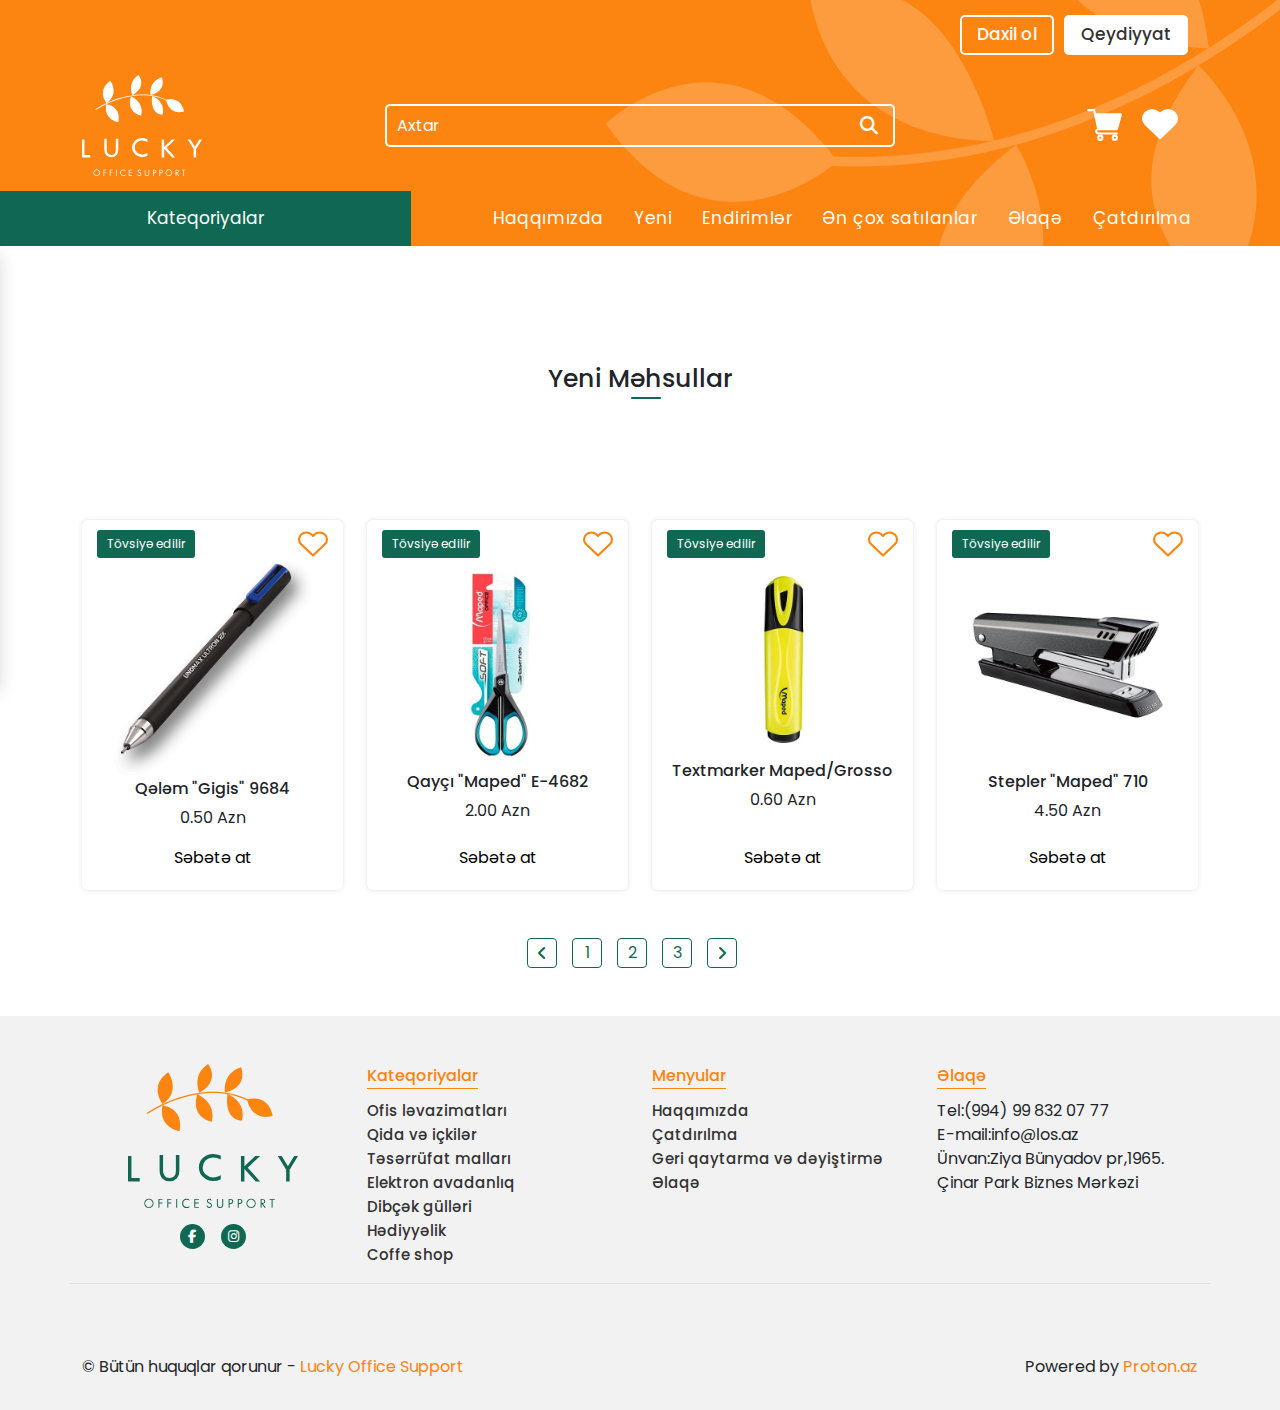
<file: new-product.html>
<!DOCTYPE html>
<html lang="en">

<head>
    <meta charset="UTF-8">
    <meta http-equiv="X-UA-Compatible" content="IE=edge">
    <meta name="viewport" content="width=device-width, initial-scale=1.0">
    <!-- bootstrap cdn -->
    <link href="https://cdn.jsdelivr.net/npm/bootstrap@5.2.0-beta1/dist/css/bootstrap.min.css" rel="stylesheet">
    <!-- jquery -->
    <script src="https://cdnjs.cloudflare.com/ajax/libs/jquery/3.6.0/jquery.min.js"></script>
    <!--owl carousel cdn-->
    <link rel="stylesheet"
        href="https://cdnjs.cloudflare.com/ajax/libs/OwlCarousel2/2.3.4/assets/owl.theme.default.min.css" />
    <link rel="stylesheet"
        href="https://cdnjs.cloudflare.com/ajax/libs/OwlCarousel2/2.3.4/assets/owl.carousel.min.css" />
    <!-- font-awesome-cdn -->
    <link rel="stylesheet" href="https://cdnjs.cloudflare.com/ajax/libs/font-awesome/6.1.1/css/all.min.css" />
    <!-- style links-->
    <link rel="stylesheet" href="./css/main.css">
    <link rel="stylesheet" href="./css/responsive.css">
    <title>Yeni Məhsullar</title>
</head>

<body>
    <div class="scroll-btn"><i class="fa-solid fa-arrow-up-long"></i></div>
         <!-- Header start -->
    <header id="main-header" class="main-header">
        <!-- top-header start -->
        <div class="top-header">
            <div class="container">
                <div class="row">
                    <div class="col-12 d-flex justify-content-end">
                        <ul class="header-social d-flex align-items-center">
                            <li><a href="./sign-in.html">Daxil ol</a></li>
                            <li><a href="./resgister.html">Qeydiyyat</a></li>
                        </ul>
                    </div>
                </div>
            </div>
        </div>
        <!-- top-header end -->
        <!-- middle-header start -->
        <div class="middle-header">
            <div class="container">
                <div class="row align-items-center">
                    <!-- logo -->
                    <div class="col-md-3 col-12">
                        <div class="header-logo">
                            <a href="#">
                                <img src="./public/images/logo/logo-header.svg" alt="logo-image">
                            </a>
                        </div>
                    </div>
                    <!-- search form -->
                    <div class="col-md-6">
                        <form action="." class="search-form">
                            <div class="search-box d-flex justify-content-center align-items-center">
                                <input type="text" placeholder="Axtar" class="search-input">
                                <button type="submit" class="search-button"><i class="fas fa-search"></i></button>
                            </div>
                        </form>
                    </div>
                    <div class="col-md-3">
                        <ul class="basket-wishlist d-flex justify-content-end">
                            <li class="shopping-cart"><a href="./cart.html"><img src="./public/images/general/cart.svg"
                                        alt="icon"></a>
                            </li>
                            <li class="wish-list"><a href="./wishlist.html"><img src="./public/images/general/heart.svg"
                                        alt="icon"></a>
                            </li>
                        </ul>
                    </div>
                    <div class="col-4">
                        <div class="menu-button">
                            <i class="fa-solid fa-bars"></i>
                        </div>
                    </div>
                    <div class="col-8">
                        <ul class="mobile-basket-wishlist">
                            <li class="shopping-cart"><a href="./cart.html"><img src="./public/images/general/cart.svg"
                                        alt="icon"></a>                             
                            </li>
                            <li class="wish-list"><a href="./wishlist.html"><img src="./public/images/general/heart.svg"
                                        alt="icon"></a>
                            </li>
                        </ul>
                    </div>
                </div>
            </div>
        </div>
        <!-- middle-header end -->
        <!-- bottom-header start -->
        <div class="bottom-header">
            <div class="row align-items-center">
                <div class="col-md-3 col-lg-4">
                    <div class="header-categories">Kateqoriyalar</div>
                    <div class="category-content shadow">
                        <ul>
                            <li><a href="./ofis-product.html">Ofis ləvazimatları</a></li>
                            <li><a href="./ofis-product.html">Qida və içkilər
                                </a></li>
                            <li><a href="./ofis-product.html">
                                    Təsərrüfat malları
                                </a></li>
                            <li><a href="./ofis-product.html">

                                    Elektron avadanlıq</a></li>
                            <li><a href="./ofis-product.html">

                                    Dibçək gülləri
                                </a></li>
                            <li><a href="./ofis-product.html">
                                    Hədiyyəlik
                                </a></li>
                            <li><a href="./ofis-product.html">
                                    Coffe shop
                                </a></li>
                        </ul>
                    </div>
                </div>
                <div class="col-md-9 col-lg-8 d-flex justify-content-center">
                    <nav class="nav">
                        <ul class="nav-list d-flex">
                            <li class="nav-item"><a href="./about.html" class="nav-link">Haqqımızda</a></li>
                            <li class="nav-item"><a href="./new-product.html" class="nav-link">Yeni</a></li>
                            <li class="nav-item"><a href="#" class="nav-link">Endirimlər</a></li>
                            <li class="nav-item"><a href="#" class="nav-link">Ən çox satılanlar</a></li>
                            <li class="nav-item"><a href="./contact.html" class="nav-link">Əlaqə</a></li>
                            <li class="nav-item"><a href="./delivery.html" class="nav-link">Çatdırılma</a></li>
                        </ul>
                    </nav>
                </div>
            </div>
        </div>
        <!-- bottom-header end -->
        <!-- header-mobile start -->
        <div class="header-mobile border-top">
            <div class="container">
                <div class="mobile-search-form mb-3">
                    <form action="." class="search-form">
                        <div class="search-box">
                            <input type="text" placeholder="Axtar" class="search-input">
                            <button type="submit" class="search-button"><i class="fas fa-search"></i></button>
                        </div>
                    </form>
                </div>
                <nav class="mobile-nav">
                    <ul class="mobile-nav-list">
                        <li class="nav-item"><a href="./about.html" class="nav-link">Haqqımızda</a></li>
                        <li class="nav-item"><a href="./new-product.html" class="nav-link">Yeni</a></li>
                        <li class="nav-item"><a href="#" class="nav-link">Endirimlər</a></li>
                        <li class="nav-item"><a href="#" class="nav-link">Ən çox satılanlar</a></li>
                        <li class="nav-item"><a href="./contact.html" class="nav-link">Əlaqə</a></li>
                        <li class="nav-item"><a href="./delivery.html" class="nav-link">Çatdırılma</a></li>
                    </ul>
                </nav>
            </div>
        </div>
        <!-- header-mobile end -->
    </header>
    <!-- Header end -->
    <!-- oficce-products start -->
    <section class="new-products">
        <div class="container">
            <div class="row">
                <div class="col-12 my-5 text-center">
                    <div class="page-heading">
                        <h1>Yeni Məhsullar</h1>
                    </div>
                </div>
                <div class="col-12">
                    <div class="row">
                      
                <div class="col-xl-3 col-lg-4 col-sm-6  mb-5">
                    <div class="product">
                        <div class="wishlist-buttons">
                            <span class="w-btn-1">Tövsiyə edilir</span>
                            <img src="./public/images/icon/heart-outline.svg" class="w-btn-1" alt="icon">
                        </div>
                        <div class="product-image">
                            <a href="#">
                                <img class="img" src="./public/Products/1636102439dwGqfsr0N4IbHr9RYvefNoUJB5mWNiAQdKCE1aPo.png" alt="product"></a>
                        </div>
                        <div class="product-detail">
                            <h6 class="product-name">
                                Qələm "Gigis" 9684
                            </h6>
                            <div class="prices d-flex justify-content-center">
                                <p class="price">0.50</p>
                                <p class="ms-1">Azn</p>
                            </div>
                        </div>
                        <button class="add-to-cart-btn">Səbətə at</button>
                    </div>
                </div>
                 <div class="col-xl-3 col-lg-4 col-sm-6  mb-5">
                    <div class="product">

                        <div class="wishlist-buttons">
                            <span class="w-btn-1">Tövsiyə edilir</span>

                            <img src="./public/images/icon/heart-outline.svg" class="w-btn-1" alt="icon">

                        </div>
                        <div class="product-image">
                            <a href="#">
                                <img class="img" src="./public/Products/1625820269bdc38bb1842a6c677cae4a6f2a8c5deb.jpg" alt="product"></a>
                        </div>
                        <div class="product-detail">
                            <h6 class="product-name">
                                Qayçı "Maped" E-4682
                            </h6>
                            <div class="prices d-flex justify-content-center">
                                <p class="price">2.00</p>
                                <p class="ms-1">Azn</p>
                            </div>
                        </div>
                        <button class="add-to-cart-btn">Səbətə at</button>
                    </div>
                </div>
                <div class="col-xl-3 col-lg-4 col-sm-6  mb-5">
                    <div class="product">

                        <div class="wishlist-buttons">
                            <span class="w-btn-1">Tövsiyə edilir</span>

                            <img src="./public/images/icon/heart-outline.svg" class="w-btn-1" alt="icon">

                        </div>
                        <div class="product-image">
                            <a href="#">
                                <img class="img" src="./public/Products/16257534635405405465406540654065.jpg" alt="product"></a>
                        </div>
                        <div class="product-detail">
                            <h6 class="product-name">
                                Textmarker Maped/Grosso
                            </h6>
                            <div class="prices d-flex justify-content-center">
                                <p class="price">0.60</p>
                                <p class="ms-1">Azn</p>
                            </div>
                        </div>
                        <button class="add-to-cart-btn">Səbətə at</button>
                    </div>
                </div>
                <div class="col-xl-3 col-lg-4 col-sm-6  mb-5">
                    <div class="product">

                        <div class="wishlist-buttons">
                            <span class="w-btn-1">Tövsiyə edilir</span>

                            <img src="./public/images/icon/heart-outline.svg" class="w-btn-1" alt="icon">

                        </div>
                        <div class="product-image">
                            <a href="#">
                                <img class="img" src="./public/Products/1624262567f85defb733f109b918be5b6ed38569c6_xl.jpg" alt="product"></a>
                        </div>
                        <div class="product-detail">
                            <h6 class="product-name">
                                Stepler "Maped" 710
                            </h6>
                            <div class="prices d-flex justify-content-center">
                                <p class="price">4.50</p>
                                <p class="ms-1">Azn</p>
                            </div>
                        </div>
                        <button class="add-to-cart-btn">Səbətə at</button>
                    </div>
                </div> 
                    </div>
                    </div></div>
                    <div class="row">
                        <div class="col-12 mb-5">
                            <div class="pagination d-flex justify-content-center">
                                <nav aria-label="Page navigation example">
                                    <ul class="pagination">
                                      <li class="page-item"><a class="page-link" href="#"><i class="fa-solid fa-angle-left"></i></a></li>
                                      <li class="page-item"><a class="page-link" href="#">1</a></li>
                                      <li class="page-item"><a class="page-link" href="#">2</a></li>
                                      <li class="page-item"><a class="page-link" href="#">3</a></li>
                                      <li class="page-item"><a class="page-link" href="#"><i class="fa-solid fa-angle-right"></i></a></li>
                                    </ul>
                                  </nav>
                            </div>
                        </div>
                    </div>
                </div>
            </div>
        </div>
    </section>
    <!-- oficce-products end -->
    <!-- footer start -->
    <footer class="main-footer py-5">
        <div class="container">
            <div class="row border-bottom">
                <div class="col-xl-3 col-lg-3 col-md-6 col-sm-12 mb-4">
                    <div class="footer-logo-container d-flex flex-column align-items-center">
                        <a href="#"><img src="./public/images/logo/logo-footer.svg" alt="footer-logo" class="logo"></a>
                        <ul class="social-icons d-flex justify-content-center w-50 align-items-center mt-3">
                            <li class="me-3"><a href="#"><i class="fa-brands fa-facebook-f"></i></a></li>
                            <li><a href="#"><i class="fab fa-instagram"></i></a></li>
                        </ul>
                    </div>
                </div>
                <div class="col-lg-3 col-sm-6 mb-3">
                    <div class="footer-section">
                        <a class="footer-section-title">
                            Kateqoriyalar
                        </a>
                        <ul class="list">
                            <li><a href="./ofis-product.html">Ofis ləvazimatları</a></li>
                            <li><a href="./ofis-product.html">Qida və içkilər</a></li>
                            <li><a href="./ofis-product.html">Təsərrüfat malları</a></li>
                            <li><a href="./ofis-product.html">Elektron avadanlıq</a></li>
                            <li><a href="./ofis-product.html">Dibçək gülləri</a></li>
                            <li><a href="./ofis-product.html">Hədiyyəlik</a></li>
                            <li><a href="./ofis-product.html">Coffe shop</a></li>
                        </ul>
                    </div>
                </div>
                <div class="col-lg-3 col-sm-6 mb-3">
                    <div class="footer-section">
                        <a class="footer-section-title">
                            Menyular
                        </a>
                        <ul class="list">
                            <li><a href="./about.html">Haqqımızda</a></li>
                            <li><a href="./delivery.html">Çatdırılma</a></li>
                            <li><a href="./about2.html">Geri qaytarma və dəyiştirmə</a></li>
                            <li><a href="./contact.html">Əlaqə</a></li>
                        </ul>
                    </div>
                </div>
                <div class="col-lg-3 col-sm-6 mb-3">
                    <div class="footer-section">
                        <a class="footer-section-title">
                            Əlaqə
                        </a>
                        <ul class="list">
                            <li>Tel:(994) 99 832 07 77</li>
                            <li>E-mail:info@los.az</li>
                            <li>Ünvan:Ziya Bünyadov pr,1965. Çinar Park Biznes Mərkəzi</li>
                        </ul>
                    </div>
                </div>
            </div>
        </div>
    </footer>
    <!-- footer end -->
    <!-- copyright start -->
    <div class="copyright">
        <div class="container">
            <div class="row py-2 d-flex justify-content-center">
                <div class="col-md-6 col-12 mb-2">
                    <span>© Bütün huquqlar qorunur - <a href="#" class="link"> Lucky Office Support</a></span>
                </div>
                <div class="col-md-6 col-12 d-flex justify-content-md-end mb-2">
                    <span>Powered by
                        <a href="#" class="link"> Proton.az</a>
                    </span>
                </div>
            </div>
        </div>
    </div>

    <!-- copyright end -->
    <script src="https://cdn.jsdelivr.net/npm/@popperjs/core@2.10.2/dist/umd/popper.min.js"></script>
    <!-- JavaScript Bundle with Popper -->
    <script src="https://cdn.jsdelivr.net/npm/bootstrap@5.2.0-beta1/dist/js/bootstrap.bundle.min.js"></script>
    <script src="https://cdnjs.cloudflare.com/ajax/libs/OwlCarousel2/2.3.4/owl.carousel.min.js"></script>
    <script src="./js/main.js"></script>
</body>

</html>
</file>
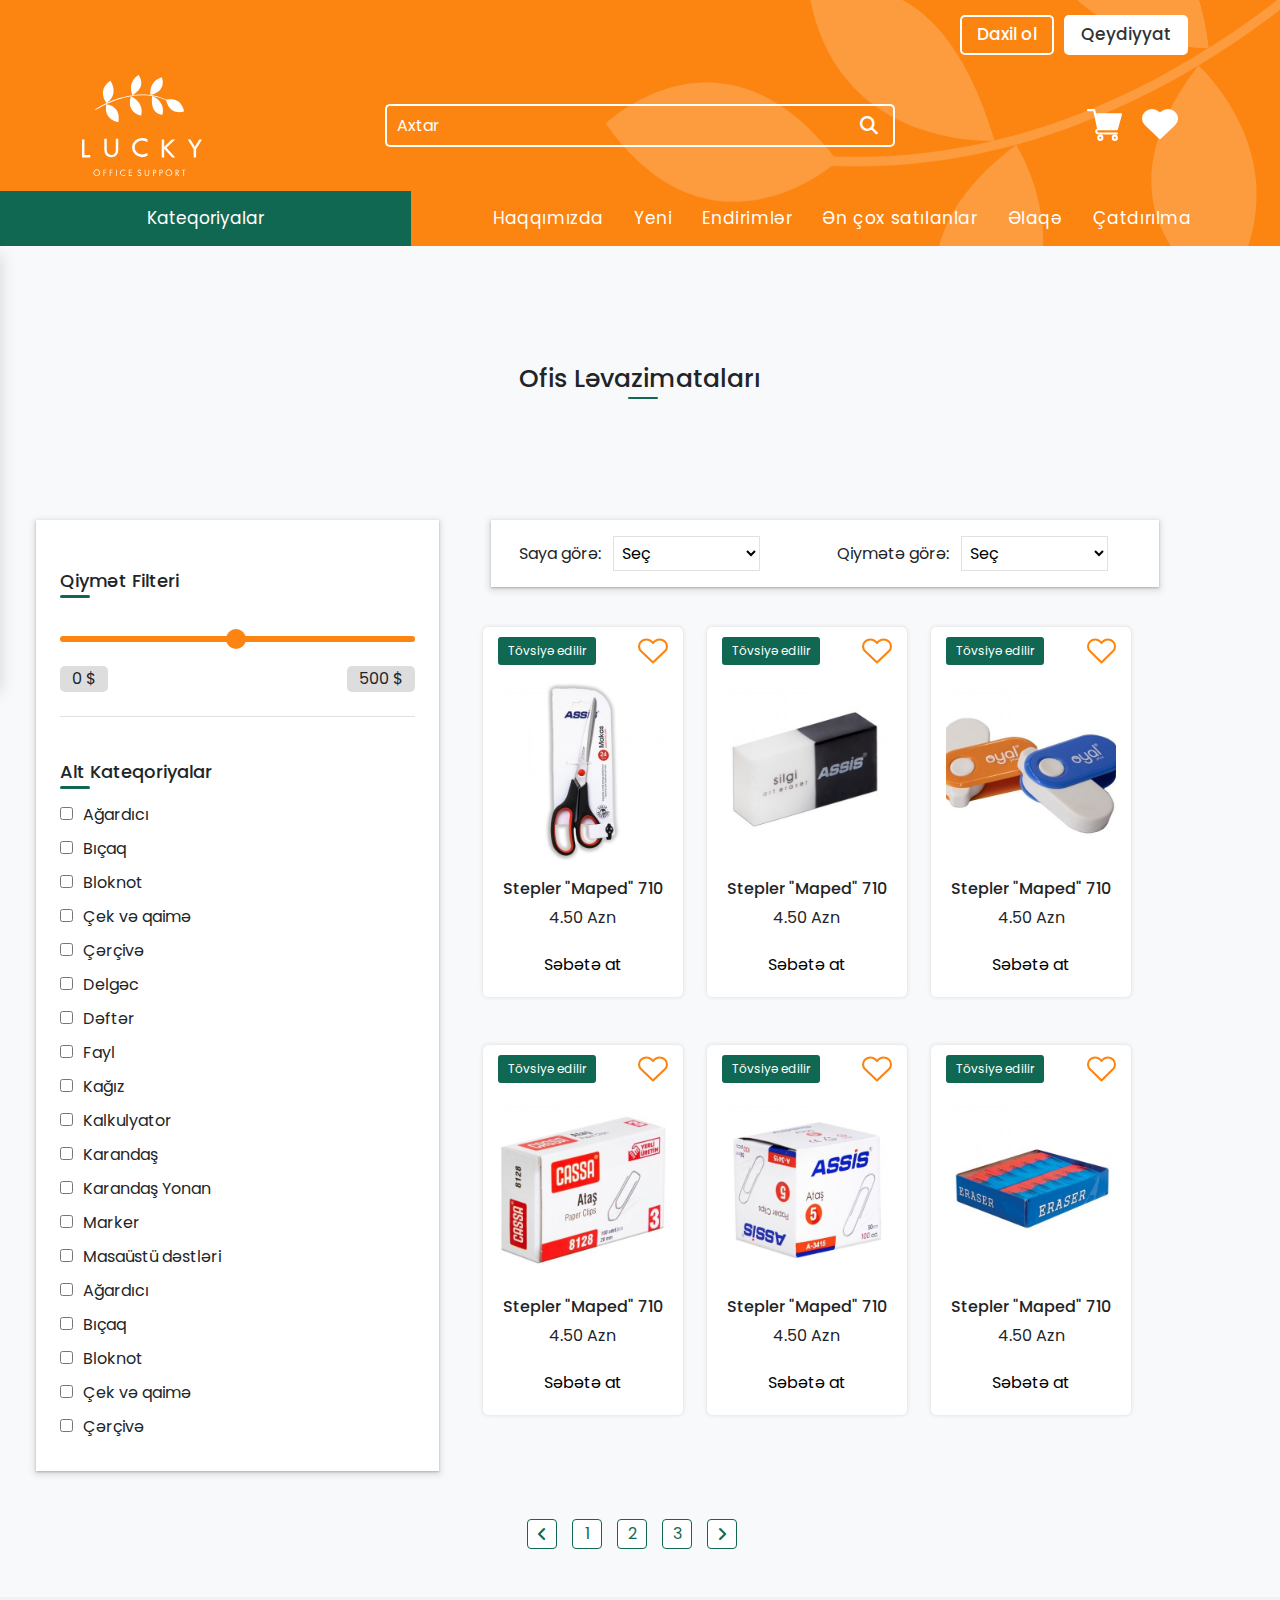
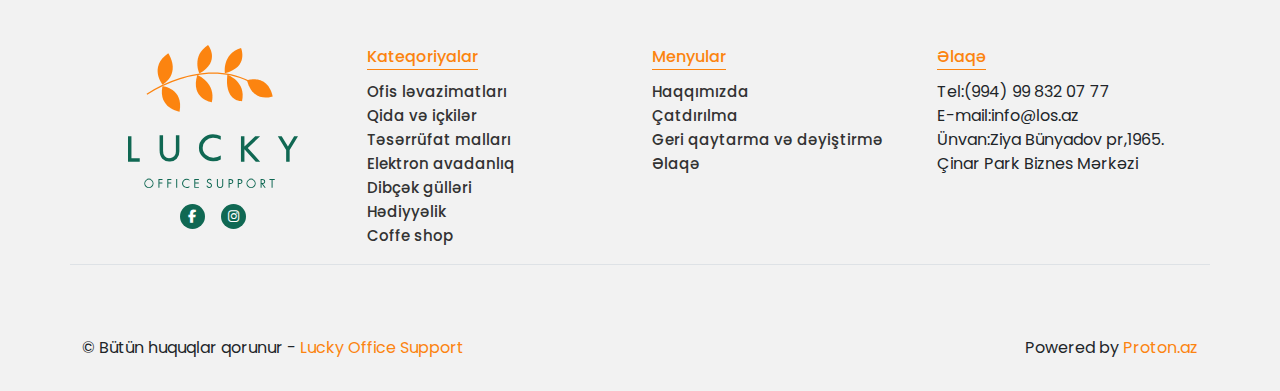
<file: ofis-product.html>
<!DOCTYPE html>
<html lang="en">

<head>
    <meta charset="UTF-8">
    <meta http-equiv="X-UA-Compatible" content="IE=edge">
    <meta name="viewport" content="width=device-width, initial-scale=1.0">
    <!-- bootstrap cdn -->
    <link href="https://cdn.jsdelivr.net/npm/bootstrap@5.2.0-beta1/dist/css/bootstrap.min.css" rel="stylesheet">
    <!-- jquery -->
    <script src="https://cdnjs.cloudflare.com/ajax/libs/jquery/3.6.0/jquery.min.js"></script>
    <!--owl carousel cdn-->
    <link rel="stylesheet"
        href="https://cdnjs.cloudflare.com/ajax/libs/OwlCarousel2/2.3.4/assets/owl.theme.default.min.css" />
    <link rel="stylesheet"
        href="https://cdnjs.cloudflare.com/ajax/libs/OwlCarousel2/2.3.4/assets/owl.carousel.min.css" />
    <!-- font-awesome-cdn -->
    <link rel="stylesheet" href="https://cdnjs.cloudflare.com/ajax/libs/font-awesome/6.1.1/css/all.min.css" />
    <!-- style links-->
    <link rel="stylesheet" href="./css/main.css">
    <link rel="stylesheet" href="./css/responsive.css">
    <title>Office Products Categories </title>
</head>

<body>
    <div class="scroll-btn"><i class="fa-solid fa-arrow-up-long"></i></div>
        <!-- Header start -->
    <header id="main-header" class="main-header">
        <!-- top-header start -->
        <div class="top-header">
            <div class="container">
                <div class="row">
                    <div class="col-12 d-flex justify-content-end">
                        <ul class="header-social d-flex align-items-center">
                            <li><a href="./sign-in.html">Daxil ol</a></li>
                            <li><a href="./resgister.html">Qeydiyyat</a></li>
                        </ul>
                    </div>
                </div>
            </div>
        </div>
        <!-- top-header end -->
        <!-- middle-header start -->
        <div class="middle-header">
            <div class="container">
                <div class="row align-items-center">
                    <!-- logo -->
                    <div class="col-md-3 col-12">
                        <div class="header-logo">
                            <a href="#">
                                <img src="./public/images/logo/logo-header.svg" alt="logo-image">
                            </a>
                        </div>
                    </div>
                    <!-- search form -->
                    <div class="col-md-6">
                        <form action="." class="search-form">
                            <div class="search-box d-flex justify-content-center align-items-center">
                                <input type="text" placeholder="Axtar" class="search-input">
                                <button type="submit" class="search-button"><i class="fas fa-search"></i></button>
                            </div>
                        </form>
                    </div>
                    <div class="col-md-3">
                        <ul class="basket-wishlist d-flex justify-content-end">
                            <li class="shopping-cart"><a href="./cart.html"><img src="./public/images/general/cart.svg"
                                        alt="icon"></a>
                            </li>
                            <li class="wish-list"><a href="./wishlist.html"><img src="./public/images/general/heart.svg"
                                        alt="icon"></a>
                            </li>
                        </ul>
                    </div>
                    <div class="col-4">
                        <div class="menu-button">
                            <i class="fa-solid fa-bars"></i>
                        </div>
                    </div>
                    <div class="col-8">
                        <ul class="mobile-basket-wishlist">
                            <li class="shopping-cart"><a href="./cart.html"><img src="./public/images/general/cart.svg"
                                        alt="icon"></a>                             
                            </li>
                            <li class="wish-list"><a href="./wishlist.html"><img src="./public/images/general/heart.svg"
                                        alt="icon"></a>
                            </li>
                        </ul>
                    </div>
                </div>
            </div>
        </div>
        <!-- middle-header end -->
        <!-- bottom-header start -->
        <div class="bottom-header">
            <div class="row align-items-center">
                <div class="col-md-3 col-lg-4">
                    <div class="header-categories">Kateqoriyalar</div>
                    <div class="category-content shadow">
                        <ul>
                            <li><a href="./ofis-product.html">Ofis ləvazimatları</a></li>
                            <li><a href="./ofis-product.html">Qida və içkilər
                                </a></li>
                            <li><a href="./ofis-product.html">
                                    Təsərrüfat malları
                                </a></li>
                            <li><a href="./ofis-product.html">

                                    Elektron avadanlıq</a></li>
                            <li><a href="./ofis-product.html">

                                    Dibçək gülləri
                                </a></li>
                            <li><a href="./ofis-product.html">
                                    Hədiyyəlik
                                </a></li>
                            <li><a href="./ofis-product.html">
                                    Coffe shop
                                </a></li>
                        </ul>
                    </div>
                </div>
                <div class="col-md-9 col-lg-8 d-flex justify-content-center">
                    <nav class="nav">
                        <ul class="nav-list d-flex">
                            <li class="nav-item"><a href="./about.html" class="nav-link">Haqqımızda</a></li>
                            <li class="nav-item"><a href="./new-product.html" class="nav-link">Yeni</a></li>
                            <li class="nav-item"><a href="#" class="nav-link">Endirimlər</a></li>
                            <li class="nav-item"><a href="#" class="nav-link">Ən çox satılanlar</a></li>
                            <li class="nav-item"><a href="./contact.html" class="nav-link">Əlaqə</a></li>
                            <li class="nav-item"><a href="./delivery.html" class="nav-link">Çatdırılma</a></li>
                        </ul>
                    </nav>
                </div>
            </div>
        </div>
        <!-- bottom-header end -->
        <!-- header-mobile start -->
        <div class="header-mobile border-top">
            <div class="container">
                <div class="mobile-search-form mb-3">
                    <form action="." class="search-form">
                        <div class="search-box">
                            <input type="text" placeholder="Axtar" class="search-input">
                            <button type="submit" class="search-button"><i class="fas fa-search"></i></button>
                        </div>
                    </form>
                </div>
                <nav class="mobile-nav">
                    <ul class="mobile-nav-list">
                        <li class="nav-item"><a href="./about.html" class="nav-link">Haqqımızda</a></li>
                        <li class="nav-item"><a href="./new-product.html" class="nav-link">Yeni</a></li>
                        <li class="nav-item"><a href="#" class="nav-link">Endirimlər</a></li>
                        <li class="nav-item"><a href="#" class="nav-link">Ən çox satılanlar</a></li>
                        <li class="nav-item"><a href="./contact.html" class="nav-link">Əlaqə</a></li>
                        <li class="nav-item"><a href="./delivery.html" class="nav-link">Çatdırılma</a></li>
                    </ul>
                </nav>
            </div>
        </div>
        <!-- header-mobile end -->
    </header>
    <!-- Header end -->
    <div class="product-categories bg-light">
        <div class="container-fluid px-5">
            <div class="row">
                <div class="col-12 text-center my-5">
                    <div class="page-heading">
                        <h1>Ofis Ləvazimataları</h1>
                    </div>
                </div>
                <div class="col-lg-4 shadow-primary px-4 bg-white mb-5">
                    <div class="categories">
                        <div class="price-filter border-bottom mb-4 pb-4">
                            <h5 class="sub-title">Qiymət Filteri</h5>
                            <input type="range" min="1" max="100" value="50" class="slider my-4" id="myRange">
                            <div class="d-flex justify-content-between">
                                <span class="price-value-min value">0 $

                                </span>
                                <span class="price-value-max value">500 $

                                </span>
                            </div>
                        </div>
                        <div class="category-list">
                            <h5 class="sub-title">Alt Kateqoriyalar</h5>
                            <ul class="list-unstyled">
                                <li><input type="checkbox">Ağardıcı</li>
                                <li><input type="checkbox">Bıçaq</li>
                                <li><input type="checkbox">Bloknot</li>
                                <li><input type="checkbox">Çek və qaimə</li>
                                <li><input type="checkbox">Çərçivə</li>
                                <li><input type="checkbox">Delgəc</li>
                                <li><input type="checkbox">Dəftər</li>
                                <li><input type="checkbox">Fayl</li>
                                <li><input type="checkbox">Kağız</li>
                                <li><input type="checkbox">Kalkulyator</li>
                                <li><input type="checkbox">Karandaş</li>
                                <li><input type="checkbox">Karandaş Yonan</li>
                                <li><input type="checkbox">Marker</li>
                                <li><input type="checkbox">Masaüstü dəstləri</li>
                                <li><input type="checkbox">Ağardıcı</li>
                                <li><input type="checkbox">Bıçaq</li>
                                <li><input type="checkbox">Bloknot</li>
                                <li><input type="checkbox">Çek və qaimə</li>
                                <li><input type="checkbox">Çərçivə</li>
                                <li><input type="checkbox">Delgəc</li>
                                <li><input type="checkbox">Dəftər</li>
                                <li><input type="checkbox">Fayl</li>
                                <li><input type="checkbox">Kağız</li>
                                <li><input type="checkbox">Kalkulyator</li>
                                <li><input type="checkbox">Karndaş</li>
                                <li><input type="checkbox">Karndaş Yonan</li>
                                <li><input type="checkbox">Marker</li>
                                <li><input type="checkbox">Masaüstü dəstləri</li>
                            </ul>
                            <hr class="w-75" />
                            <ul class="list-unstyled  pt-2 mt-2">
                                <li><input type="checkbox">Yeni</li>
                                <li><input type="checkbox">Tövsiyyə edilir</li>
                            </ul>
                            <button class="filter-btn">Filtrlə</button>
                        </div>
                    </div>
                </div>
                <div class="col-lg-7  ms-3">
                    <div class="row ms-4 shadow-primary p-3 bg-white">

                        <div class="col-lg-6">
                            <div class="filter-input-container">
                                <label>Saya görə:</label>
                                <select class="border w-50 p-1 ms-2">
                                    <option>Seç</option>
                                    <option>10</option>
                                    <option>20</option>
                                    <option>30</option>
                                    <option>40</option>
                                </select>
                            </div>
                        </div>
                        <div class="col-lg-6">
                            <div class="filter-input-container">
                                <label>Qiymətə görə:</label>
                                <select class="border w-50 p-1 ms-2">
                                    <option>Seç</option>
                                    <option>10</option>
                                    <option>20</option>
                                    <option>30</option>
                                    <option>40</option>
                                </select>

                            </div>

                        </div>
                    </div>
                    <div class="row mt-4 p-3">
                        <div class=" col-lg-4 col-sm-6  mb-5">
                            <div class="product">

                                <div class="wishlist-buttons">
                                    <span class="w-btn-1">Tövsiyə edilir</span>

                                    <img src="./public/images/icon/heart-outline.svg" class="w-btn-1" alt="icon">

                                </div>
                                <div class="product-image">
                                    <a href="#">
                                        <img class="img"
                                            src="./public/Products/1616138277a-5385_24sm_2.Jm33I.jpg"
                                            alt="product"></a>
                                </div>
                                <div class="product-detail">
                                    <h6 class="product-name">
                                        Stepler "Maped" 710
                                    </h6>
                                    <div class="prices d-flex justify-content-center">
                                        <p class="price">4.50</p>
                                        <p class="ms-1">Azn</p>
                                    </div>
                                </div>
                                <button class="add-to-cart-btn">Səbətə at</button>
                            </div>
                        </div>
                        <div class=" col-lg-4 col-sm-6  mb-5">
                            <div class="product">

                                <div class="wishlist-buttons">
                                    <span class="w-btn-1">Tövsiyə edilir</span>

                                    <img src="./public/images/icon/heart-outline.svg" class="w-btn-1" alt="icon">

                                </div>
                                <div class="product-image">
                                    <a href="#">
                                        <img class="img"
                                            src="./public/Products/1616154734a-6070_2.D3Bdj.jpg"
                                            alt="product"></a>
                                </div>
                                <div class="product-detail">
                                    <h6 class="product-name">
                                        Stepler "Maped" 710
                                    </h6>
                                    <div class="prices d-flex justify-content-center">
                                        <p class="price">4.50</p>
                                        <p class="ms-1">Azn</p>
                                    </div>
                                </div>
                                <button class="add-to-cart-btn">Səbətə at</button>
                            </div>
                        </div>
                        <div class=" col-lg-4 col-sm-6  mb-5">
                            <div class="product">

                                <div class="wishlist-buttons">
                                    <span class="w-btn-1">Tövsiyə edilir</span>

                                    <img src="./public/images/icon/heart-outline.svg" class="w-btn-1" alt="icon">

                                </div>
                                <div class="product-image">
                                    <a href="#">
                                        <img class="img"
                                            src="./public/Products/1616154862i-3265.9gwzi.jpg"
                                            alt="product"></a>
                                </div>
                                <div class="product-detail">
                                    <h6 class="product-name">
                                        Stepler "Maped" 710
                                    </h6>
                                    <div class="prices d-flex justify-content-center">
                                        <p class="price">4.50</p>
                                        <p class="ms-1">Azn</p>
                                    </div>
                                </div>
                                <button class="add-to-cart-btn">Səbətə at</button>
                            </div>
                        </div>
                        <div class=" col-lg-4 col-sm-6  mb-5">
                            <div class="product">

                                <div class="wishlist-buttons">
                                    <span class="w-btn-1">Tövsiyə edilir</span>

                                    <img src="./public/images/icon/heart-outline.svg" class="w-btn-1" alt="icon">

                                </div>
                                <div class="product-image">
                                    <a href="#">
                                        <img class="img"
                                            src="./public/Products//1616154923c-8128_28mm__100əd_.OHaoa.jpg"
                                            alt="product"></a>
                                </div>
                                <div class="product-detail">
                                    <h6 class="product-name">
                                        Stepler "Maped" 710
                                    </h6>
                                    <div class="prices d-flex justify-content-center">
                                        <p class="price">4.50</p>
                                        <p class="ms-1">Azn</p>
                                    </div>
                                </div>
                                <button class="add-to-cart-btn">Səbətə at</button>
                            </div>
                        </div>
                        <div class=" col-lg-4 col-sm-6  mb-5">
                            <div class="product">

                                <div class="wishlist-buttons">
                                    <span class="w-btn-1">Tövsiyə edilir</span>

                                    <img src="./public/images/icon/heart-outline.svg" class="w-btn-1" alt="icon">

                                </div>
                                <div class="product-image">
                                    <a href="#">
                                        <img class="img"
                                            src="./public/Products/1616154986a-3415__50əd__1x50.KzWC9.jpg"
                                            alt="product"></a>
                                </div>
                                <div class="product-detail">
                                    <h6 class="product-name">
                                        Stepler "Maped" 710
                                    </h6>
                                    <div class="prices d-flex justify-content-center">
                                        <p class="price">4.50</p>
                                        <p class="ms-1">Azn</p>
                                    </div>
                                </div>
                                <button class="add-to-cart-btn">Səbətə at</button>
                            </div>
                        </div>
                        <div class=" col-lg-4 col-sm-6  mb-5">
                            <div class="product">

                                <div class="wishlist-buttons">
                                    <span class="w-btn-1">Tövsiyə edilir</span>

                                    <img src="./public/images/icon/heart-outline.svg" class="w-btn-1" alt="icon">

                                </div>
                                <div class="product-image">
                                    <a href="#">
                                        <img class="img"
                                            src="./public/Products/1616154785bx80-3802.DLzxO.jpg"
                                            alt="product"></a>
                                </div>
                                <div class="product-detail">
                                    <h6 class="product-name">
                                        Stepler "Maped" 710
                                    </h6>
                                    <div class="prices d-flex justify-content-center">
                                        <p class="price">4.50</p>
                                        <p class="ms-1">Azn</p>
                                    </div>
                                </div>
                                <button class="add-to-cart-btn">Səbətə at</button>
                            </div>
                        </div>
                    </div>
                </div>
                <div class="col-12 mb-5">
                    <div class="pagination d-flex justify-content-center">
                        <nav aria-label="Page navigation example">
                            <ul class="pagination">
                              <li class="page-item"><a class="page-link" href="#"><i class="fa-solid fa-angle-left"></i></a></li>
                              <li class="page-item"><a class="page-link" href="#">1</a></li>
                              <li class="page-item"><a class="page-link" href="#">2</a></li>
                              <li class="page-item"><a class="page-link" href="#">3</a></li>
                              <li class="page-item"><a class="page-link" href="#"><i class="fa-solid fa-angle-right"></i></a></li>
                            </ul>
                          </nav>
                    </div>
                </div>
            </div>
        </div>


    </div>
      <!-- footer start -->
    <footer class="main-footer py-5">
        <div class="container">
            <div class="row border-bottom">
                <div class="col-xl-3 col-lg-3 col-md-6 col-sm-12 mb-4">
                    <div class="footer-logo-container d-flex flex-column align-items-center">
                        <a href="#"><img src="./public/images/logo/logo-footer.svg" alt="footer-logo" class="logo"></a>
                        <ul class="social-icons d-flex justify-content-center w-50 align-items-center mt-3">
                            <li class="me-3"><a href="#"><i class="fa-brands fa-facebook-f"></i></a></li>
                            <li><a href="#"><i class="fab fa-instagram"></i></a></li>
                        </ul>
                    </div>
                </div>
                <div class="col-lg-3 col-sm-6 mb-3">
                    <div class="footer-section">
                        <a class="footer-section-title">
                            Kateqoriyalar
                        </a>
                        <ul class="list">
                            <li><a href="./ofis-product.html">Ofis ləvazimatları</a></li>
                            <li><a href="./ofis-product.html">Qida və içkilər</a></li>
                            <li><a href="./ofis-product.html">Təsərrüfat malları</a></li>
                            <li><a href="./ofis-product.html">Elektron avadanlıq</a></li>
                            <li><a href="./ofis-product.html">Dibçək gülləri</a></li>
                            <li><a href="./ofis-product.html">Hədiyyəlik</a></li>
                            <li><a href="./ofis-product.html">Coffe shop</a></li>
                        </ul>
                    </div>
                </div>
                <div class="col-lg-3 col-sm-6 mb-3">
                    <div class="footer-section">
                        <a class="footer-section-title">
                            Menyular
                        </a>
                        <ul class="list">
                            <li><a href="./about.html">Haqqımızda</a></li>
                            <li><a href="./delivery.html">Çatdırılma</a></li>
                            <li><a href="./about2.html">Geri qaytarma və dəyiştirmə</a></li>
                            <li><a href="./contact.html">Əlaqə</a></li>
                        </ul>
                    </div>
                </div>
                <div class="col-lg-3 col-sm-6 mb-3">
                    <div class="footer-section">
                        <a class="footer-section-title">
                            Əlaqə
                        </a>
                        <ul class="list">
                            <li>Tel:(994) 99 832 07 77</li>
                            <li>E-mail:info@los.az</li>
                            <li>Ünvan:Ziya Bünyadov pr,1965. Çinar Park Biznes Mərkəzi</li>
                        </ul>
                    </div>
                </div>
            </div>
        </div>
    </footer>
    <!-- footer end -->
    <!-- copyright start -->
    <div class="copyright">
        <div class="container">
            <div class="row py-2 d-flex justify-content-center">
                <div class="col-md-6 col-12 mb-2">
                    <span>© Bütün huquqlar qorunur - <a href="#" class="link"> Lucky Office Support</a></span>
                </div>
                <div class="col-md-6 col-12 d-flex justify-content-md-end mb-2">
                    <span>Powered by
                        <a href="#" class="link"> Proton.az</a>
                    </span>
                </div>
            </div>
        </div>
    </div>

    <!-- copyright end -->
    <script src="https://cdn.jsdelivr.net/npm/@popperjs/core@2.10.2/dist/umd/popper.min.js"></script>
    <!-- JavaScript Bundle with Popper -->
    <script src="https://cdn.jsdelivr.net/npm/bootstrap@5.2.0-beta1/dist/js/bootstrap.bundle.min.js"></script>
    <script src="https://cdnjs.cloudflare.com/ajax/libs/OwlCarousel2/2.3.4/owl.carousel.min.js"></script>
    <script src="./js/main.js"></script>
</body>

</html>
</file>
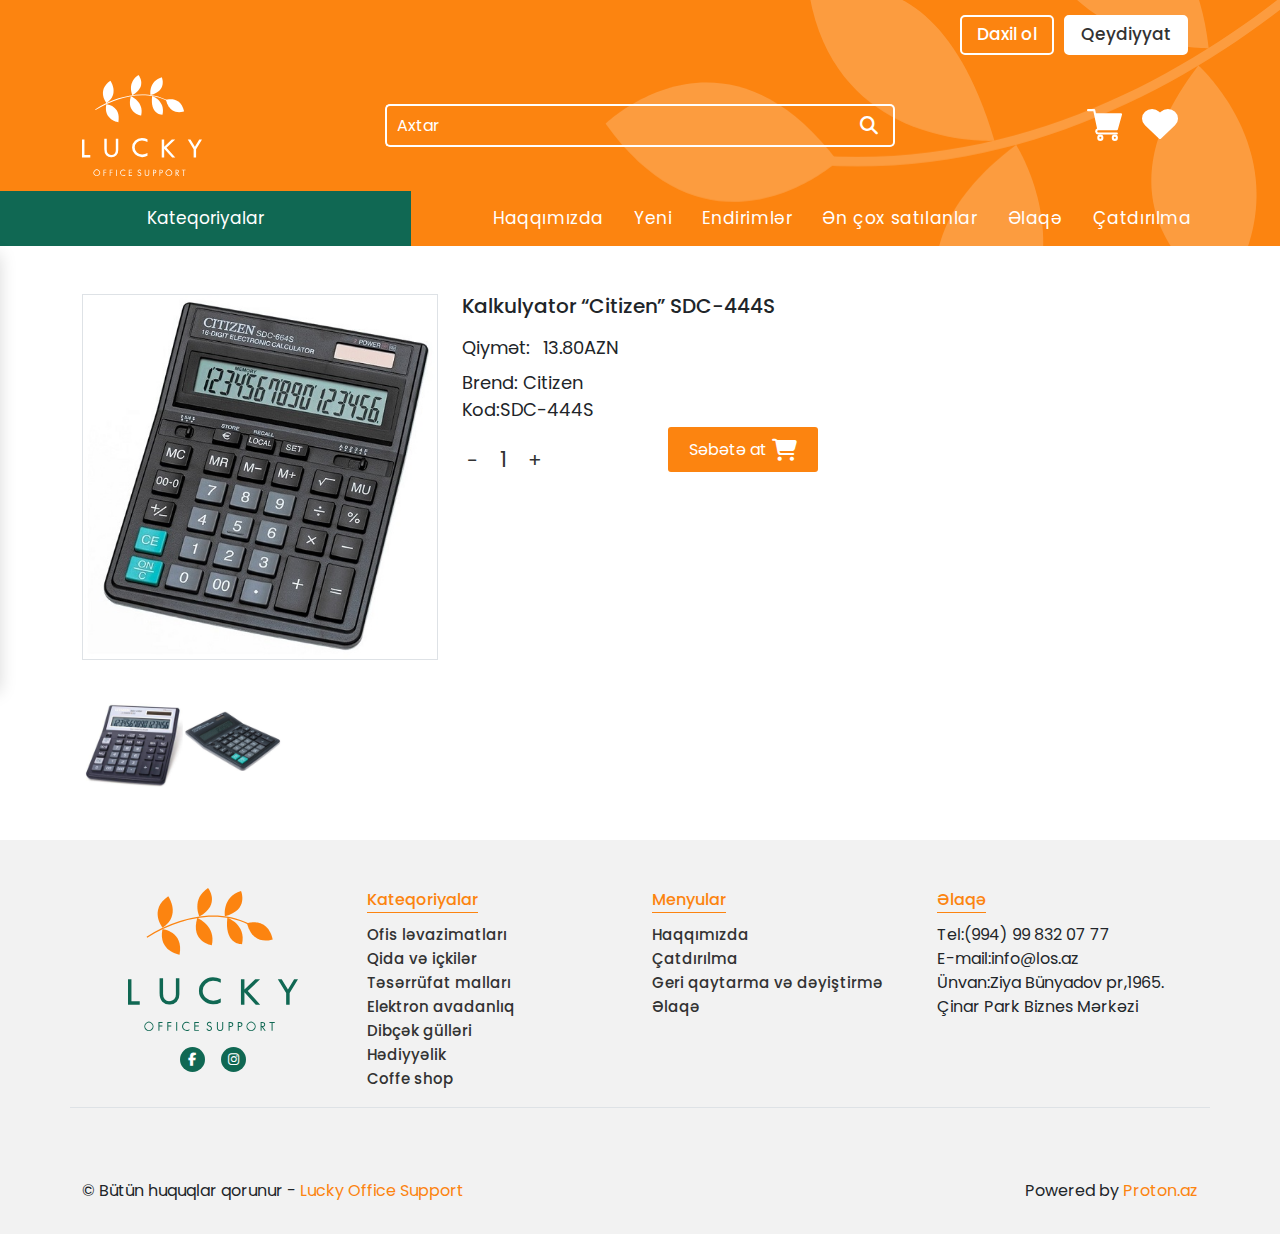
<file: product-detail.html>
<!DOCTYPE html>
<html lang="en">

<head>
    <meta charset="UTF-8">
    <meta http-equiv="X-UA-Compatible" content="IE=edge">
    <meta name="viewport" content="width=device-width, initial-scale=1.0">
    <!-- bootstrap cdn -->
    <link href="https://cdn.jsdelivr.net/npm/bootstrap@5.1.3/dist/css/bootstrap.min.css" rel="stylesheet">
    <!-- jquery -->
    <script src="https://cdnjs.cloudflare.com/ajax/libs/jquery/3.6.0/jquery.min.js"></script>
    <!--owl carousel cdn-->
    <link rel="stylesheet"
        href="https://cdnjs.cloudflare.com/ajax/libs/OwlCarousel2/2.3.4/assets/owl.theme.default.min.css" />
    <link rel="stylesheet"
        href="https://cdnjs.cloudflare.com/ajax/libs/OwlCarousel2/2.3.4/assets/owl.carousel.min.css" />
    <!-- font-awesome-cdn -->
    <link rel="stylesheet" href="https://cdnjs.cloudflare.com/ajax/libs/font-awesome/6.1.1/css/all.min.css" />
    <!-- style links-->
    <link rel="stylesheet" href="./css/main.css">
    <link rel="stylesheet" href="./css/responsive.css">
    <title>Product Detail</title>
</head>

<body>
    <div class="scroll-btn"><i class="fa-solid fa-arrow-up-long"></i></div>
       <!-- Header start -->
    <header id="main-header" class="main-header">
        <!-- top-header start -->
        <div class="top-header">
            <div class="container">
                <div class="row">
                    <div class="col-12 d-flex justify-content-end">
                        <ul class="header-social d-flex align-items-center">
                            <li><a href="./sign-in.html">Daxil ol</a></li>
                            <li><a href="./resgister.html">Qeydiyyat</a></li>
                        </ul>
                    </div>
                </div>
            </div>
        </div>
        <!-- top-header end -->
        <!-- middle-header start -->
        <div class="middle-header">
            <div class="container">
                <div class="row align-items-center">
                    <!-- logo -->
                    <div class="col-md-3 col-12">
                        <div class="header-logo">
                            <a href="#">
                                <img src="./public/images/logo/logo-header.svg" alt="logo-image">
                            </a>
                        </div>
                    </div>
                    <!-- search form -->
                    <div class="col-md-6">
                        <form action="." class="search-form">
                            <div class="search-box d-flex justify-content-center align-items-center">
                                <input type="text" placeholder="Axtar" class="search-input">
                                <button type="submit" class="search-button"><i class="fas fa-search"></i></button>
                            </div>
                        </form>
                    </div>
                    <div class="col-md-3">
                        <ul class="basket-wishlist d-flex justify-content-end">
                            <li class="shopping-cart"><a href="./cart.html"><img src="./public/images/general/cart.svg"
                                        alt="icon"></a>
                            </li>
                            <li class="wish-list"><a href="./wishlist.html"><img src="./public/images/general/heart.svg"
                                        alt="icon"></a>
                            </li>
                        </ul>
                    </div>
                    <div class="col-4">
                        <div class="menu-button">
                            <i class="fa-solid fa-bars"></i>
                        </div>
                    </div>
                    <div class="col-8">
                        <ul class="mobile-basket-wishlist">
                            <li class="shopping-cart"><a href="./cart.html"><img src="./public/images/general/cart.svg"
                                        alt="icon"></a>                             
                            </li>
                            <li class="wish-list"><a href="./wishlist.html"><img src="./public/images/general/heart.svg"
                                        alt="icon"></a>
                            </li>
                        </ul>
                    </div>
                </div>
            </div>
        </div>
        <!-- middle-header end -->
        <!-- bottom-header start -->
        <div class="bottom-header">
            <div class="row align-items-center">
                <div class="col-md-3 col-lg-4">
                    <div class="header-categories">Kateqoriyalar</div>
                    <div class="category-content shadow">
                        <ul>
                            <li><a href="./ofis-product.html">Ofis ləvazimatları</a></li>
                            <li><a href="./ofis-product.html">Qida və içkilər
                                </a></li>
                            <li><a href="./ofis-product.html">
                                    Təsərrüfat malları
                                </a></li>
                            <li><a href="./ofis-product.html">

                                    Elektron avadanlıq</a></li>
                            <li><a href="./ofis-product.html">

                                    Dibçək gülləri
                                </a></li>
                            <li><a href="./ofis-product.html">
                                    Hədiyyəlik
                                </a></li>
                            <li><a href="./ofis-product.html">
                                    Coffe shop
                                </a></li>
                        </ul>
                    </div>
                </div>
                <div class="col-md-9 col-lg-8 d-flex justify-content-center">
                    <nav class="nav">
                        <ul class="nav-list d-flex">
                            <li class="nav-item"><a href="./about.html" class="nav-link">Haqqımızda</a></li>
                            <li class="nav-item"><a href="./new-product.html" class="nav-link">Yeni</a></li>
                            <li class="nav-item"><a href="#" class="nav-link">Endirimlər</a></li>
                            <li class="nav-item"><a href="#" class="nav-link">Ən çox satılanlar</a></li>
                            <li class="nav-item"><a href="./contact.html" class="nav-link">Əlaqə</a></li>
                            <li class="nav-item"><a href="./delivery.html" class="nav-link">Çatdırılma</a></li>
                        </ul>
                    </nav>
                </div>
            </div>
        </div>
        <!-- bottom-header end -->
        <!-- header-mobile start -->
        <div class="header-mobile border-top">
            <div class="container">
                <div class="mobile-search-form mb-3">
                    <form action="." class="search-form">
                        <div class="search-box">
                            <input type="text" placeholder="Axtar" class="search-input">
                            <button type="submit" class="search-button"><i class="fas fa-search"></i></button>
                        </div>
                    </form>
                </div>
                <nav class="mobile-nav">
                    <ul class="mobile-nav-list">
                        <li class="nav-item"><a href="./about.html" class="nav-link">Haqqımızda</a></li>
                        <li class="nav-item"><a href="./new-product.html" class="nav-link">Yeni</a></li>
                        <li class="nav-item"><a href="#" class="nav-link">Endirimlər</a></li>
                        <li class="nav-item"><a href="#" class="nav-link">Ən çox satılanlar</a></li>
                        <li class="nav-item"><a href="./contact.html" class="nav-link">Əlaqə</a></li>
                        <li class="nav-item"><a href="./delivery.html" class="nav-link">Çatdırılma</a></li>
                    </ul>
                </nav>
            </div>
        </div>
        <!-- header-mobile end -->
    </header>
    <!-- Header end -->
    <!-- product-detail start -->
    <section class="product-detail my-5">
        <div class="container">
            <div class="row">
                <div class="col-md-4 ">
                    <div class="product-images border">
                        <img class="img-fluid main-image" src="./public/Products/1628152230664S.jpg"
                            alt="product-detail">
                    </div>
                    <div class="view-image d-flex">
                        <img src="./public/Products/1628152314435N.jpg" class="small-img" alt="small-img">
                        <img src="./public/Products/1628152230664S-2.jpg" class="small-img" alt="small-img">
                    </div>



                </div>
                <div class="col-md-4">
                    <div class="product-info">
                        <h5 class="product-model">Kalkulyator “Citizen” SDC-444S</h6>
                            <div class="product-price my-2">Qiymət: <span
                                    class="price ps-2 font-weight-bold">13.80</span>AZN</div>
                            <div class="product-model">Brend: <span class="model"> Citizen </span></div>
                            <div class="product-code">Kod:<span class="code">SDC-444S
                                </span></div>

                    </div>
                    <div class="d-flex align-items-center justify-content-between">
                        <div class="counter d-flex">
                            <button class="dec">-</button>
                            <input disabled class="counter-input" value="1" type="number" />
                            <button class="inc">+</button>
                        </div>
                        <button class="add-to-cart-btn">
                            Səbətə at
                            <i class="fa-solid fa-cart-shopping"></i>

                        </button>
                    </div>
                </div>
            </div>
        </div>
    </section>
    <!-- product-detail end -->
      <!-- footer start -->
    <footer class="main-footer py-5">
        <div class="container">
            <div class="row border-bottom">
                <div class="col-xl-3 col-lg-3 col-md-6 col-sm-12 mb-4">
                    <div class="footer-logo-container d-flex flex-column align-items-center">
                        <a href="#"><img src="./public/images/logo/logo-footer.svg" alt="footer-logo" class="logo"></a>
                        <ul class="social-icons d-flex justify-content-center w-50 align-items-center mt-3">
                            <li class="me-3"><a href="#"><i class="fa-brands fa-facebook-f"></i></a></li>
                            <li><a href="#"><i class="fab fa-instagram"></i></a></li>
                        </ul>
                    </div>
                </div>
                <div class="col-lg-3 col-sm-6 mb-3">
                    <div class="footer-section">
                        <a class="footer-section-title">
                            Kateqoriyalar
                        </a>
                        <ul class="list">
                            <li><a href="./ofis-product.html">Ofis ləvazimatları</a></li>
                            <li><a href="./ofis-product.html">Qida və içkilər</a></li>
                            <li><a href="./ofis-product.html">Təsərrüfat malları</a></li>
                            <li><a href="./ofis-product.html">Elektron avadanlıq</a></li>
                            <li><a href="./ofis-product.html">Dibçək gülləri</a></li>
                            <li><a href="./ofis-product.html">Hədiyyəlik</a></li>
                            <li><a href="./ofis-product.html">Coffe shop</a></li>
                        </ul>
                    </div>
                </div>
                <div class="col-lg-3 col-sm-6 mb-3">
                    <div class="footer-section">
                        <a class="footer-section-title">
                            Menyular
                        </a>
                        <ul class="list">
                            <li><a href="./about.html">Haqqımızda</a></li>
                            <li><a href="./delivery.html">Çatdırılma</a></li>
                            <li><a href="./about2.html">Geri qaytarma və dəyiştirmə</a></li>
                            <li><a href="./contact.html">Əlaqə</a></li>
                        </ul>
                    </div>
                </div>
                <div class="col-lg-3 col-sm-6 mb-3">
                    <div class="footer-section">
                        <a class="footer-section-title">
                            Əlaqə
                        </a>
                        <ul class="list">
                            <li>Tel:(994) 99 832 07 77</li>
                            <li>E-mail:info@los.az</li>
                            <li>Ünvan:Ziya Bünyadov pr,1965. Çinar Park Biznes Mərkəzi</li>
                        </ul>
                    </div>
                </div>
            </div>
        </div>
    </footer>
    <!-- footer end -->
    <!-- copyright start -->
    <div class="copyright">
        <div class="container">
            <div class="row py-2 d-flex justify-content-center">
                <div class="col-md-6 col-12 mb-2">
                    <span>© Bütün huquqlar qorunur - <a href="#" class="link"> Lucky Office Support</a></span>
                </div>
                <div class="col-md-6 col-12 d-flex justify-content-md-end mb-2">
                    <span>Powered by
                        <a href="#" class="link"> Proton.az</a>
                    </span>
                </div>
            </div>
        </div>
    </div>
    <!-- copyright end -->
    <script src="https://cdn.jsdelivr.net/npm/@popperjs/core@2.10.2/dist/umd/popper.min.js"></script>
    <script src="https://cdn.jsdelivr.net/npm/bootstrap@5.1.3/dist/js/bootstrap.min.js"></script>
    <script src="https://cdnjs.cloudflare.com/ajax/libs/OwlCarousel2/2.3.4/owl.carousel.min.js"></script>
    <script src="./js/main.js"></script>
</body>

</html>
</file>
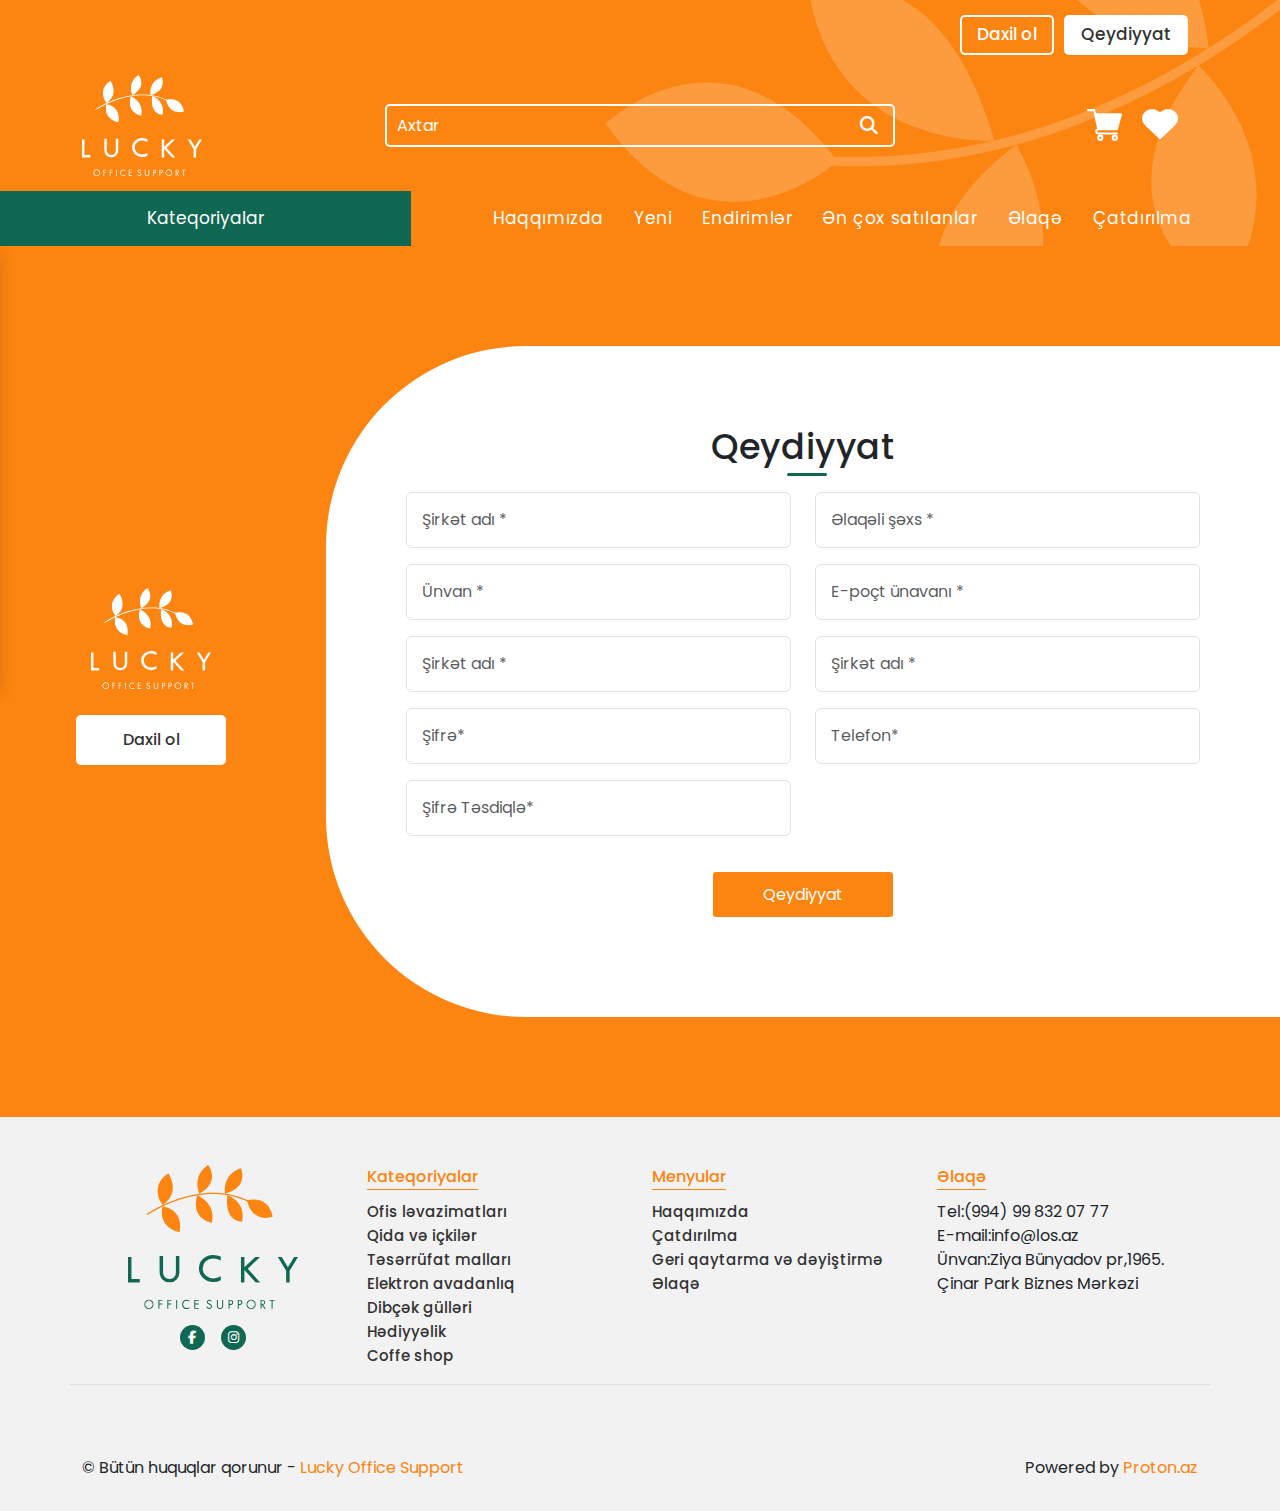
<file: resgister.html>
<!DOCTYPE html>
<html lang="en">

<head>
    <meta charset="UTF-8">
    <meta http-equiv="X-UA-Compatible" content="IE=edge">
    <meta name="viewport" content="width=device-width, initial-scale=1.0">
    <!-- bootstrap cdn -->
    <!-- CSS only -->
    <link href="https://cdn.jsdelivr.net/npm/bootstrap@5.2.0-beta1/dist/css/bootstrap.min.css" rel="stylesheet">
    <!-- jquery -->
    <script src="https://cdnjs.cloudflare.com/ajax/libs/jquery/3.6.0/jquery.min.js"></script>
    <!--owl carousel cdn-->
    <link rel="stylesheet"
        href="https://cdnjs.cloudflare.com/ajax/libs/OwlCarousel2/2.3.4/assets/owl.theme.default.min.css" />
    <link rel="stylesheet"
        href="https://cdnjs.cloudflare.com/ajax/libs/OwlCarousel2/2.3.4/assets/owl.carousel.min.css" />
    <!-- font-awesome-cdn -->
    <link rel="stylesheet" href="https://cdnjs.cloudflare.com/ajax/libs/font-awesome/6.1.1/css/all.min.css" />
    <!-- style links-->
    <link rel="stylesheet" href="./css/main.css">
    <link rel="stylesheet" href="./css/responsive.css">
    <title>Qeydiyyatdan keç</title>
</head>

<body>
    <div class="scroll-btn"><i class="fa-solid fa-arrow-up-long"></i></div>
        <!-- Header start -->
    <header id="main-header" class="main-header">
        <!-- top-header start -->
        <div class="top-header">
            <div class="container">
                <div class="row">
                    <div class="col-12 d-flex justify-content-end">
                        <ul class="header-social d-flex align-items-center">
                            <li><a href="./sign-in.html">Daxil ol</a></li>
                            <li><a href="./resgister.html">Qeydiyyat</a></li>
                        </ul>
                    </div>
                </div>
            </div>
        </div>
        <!-- top-header end -->
        <!-- middle-header start -->
        <div class="middle-header">
            <div class="container">
                <div class="row align-items-center">
                    <!-- logo -->
                    <div class="col-md-3 col-12">
                        <div class="header-logo">
                            <a href="#">
                                <img src="./public/images/logo/logo-header.svg" alt="logo-image">
                            </a>
                        </div>
                    </div>
                    <!-- search form -->
                    <div class="col-md-6">
                        <form action="." class="search-form">
                            <div class="search-box d-flex justify-content-center align-items-center">
                                <input type="text" placeholder="Axtar" class="search-input">
                                <button type="submit" class="search-button"><i class="fas fa-search"></i></button>
                            </div>
                        </form>
                    </div>
                    <div class="col-md-3">
                        <ul class="basket-wishlist d-flex justify-content-end">
                            <li class="shopping-cart"><a href="./cart.html"><img src="./public/images/general/cart.svg"
                                        alt="icon"></a>
                            </li>
                            <li class="wish-list"><a href="./wishlist.html"><img src="./public/images/general/heart.svg"
                                        alt="icon"></a>
                            </li>
                        </ul>
                    </div>
                    <div class="col-4">
                        <div class="menu-button">
                            <i class="fa-solid fa-bars"></i>
                        </div>
                    </div>
                    <div class="col-8">
                        <ul class="mobile-basket-wishlist">
                            <li class="shopping-cart"><a href="./cart.html"><img src="./public/images/general/cart.svg"
                                        alt="icon"></a>                             
                            </li>
                            <li class="wish-list"><a href="./wishlist.html"><img src="./public/images/general/heart.svg"
                                        alt="icon"></a>
                            </li>
                        </ul>
                    </div>
                </div>
            </div>
        </div>
        <!-- middle-header end -->
        <!-- bottom-header start -->
        <div class="bottom-header">
            <div class="row align-items-center">
                <div class="col-md-3 col-lg-4">
                    <div class="header-categories">Kateqoriyalar</div>
                    <div class="category-content shadow">
                        <ul>
                            <li><a href="./ofis-product.html">Ofis ləvazimatları</a></li>
                            <li><a href="./ofis-product.html">Qida və içkilər
                                </a></li>
                            <li><a href="./ofis-product.html">
                                    Təsərrüfat malları
                                </a></li>
                            <li><a href="./ofis-product.html">

                                    Elektron avadanlıq</a></li>
                            <li><a href="./ofis-product.html">

                                    Dibçək gülləri
                                </a></li>
                            <li><a href="./ofis-product.html">
                                    Hədiyyəlik
                                </a></li>
                            <li><a href="./ofis-product.html">
                                    Coffe shop
                                </a></li>
                        </ul>
                    </div>
                </div>
                <div class="col-md-9 col-lg-8 d-flex justify-content-center">
                    <nav class="nav">
                        <ul class="nav-list d-flex">
                            <li class="nav-item"><a href="./about.html" class="nav-link">Haqqımızda</a></li>
                            <li class="nav-item"><a href="./new-product.html" class="nav-link">Yeni</a></li>
                            <li class="nav-item"><a href="#" class="nav-link">Endirimlər</a></li>
                            <li class="nav-item"><a href="#" class="nav-link">Ən çox satılanlar</a></li>
                            <li class="nav-item"><a href="./contact.html" class="nav-link">Əlaqə</a></li>
                            <li class="nav-item"><a href="./delivery.html" class="nav-link">Çatdırılma</a></li>
                        </ul>
                    </nav>
                </div>
            </div>
        </div>
        <!-- bottom-header end -->
        <!-- header-mobile start -->
        <div class="header-mobile border-top">
            <div class="container">
                <div class="mobile-search-form mb-3">
                    <form action="." class="search-form">
                        <div class="search-box">
                            <input type="text" placeholder="Axtar" class="search-input">
                            <button type="submit" class="search-button"><i class="fas fa-search"></i></button>
                        </div>
                    </form>
                </div>
                <nav class="mobile-nav">
                    <ul class="mobile-nav-list">
                        <li class="nav-item"><a href="./about.html" class="nav-link">Haqqımızda</a></li>
                        <li class="nav-item"><a href="./new-product.html" class="nav-link">Yeni</a></li>
                        <li class="nav-item"><a href="#" class="nav-link">Endirimlər</a></li>
                        <li class="nav-item"><a href="#" class="nav-link">Ən çox satılanlar</a></li>
                        <li class="nav-item"><a href="./contact.html" class="nav-link">Əlaqə</a></li>
                        <li class="nav-item"><a href="./delivery.html" class="nav-link">Çatdırılma</a></li>
                    </ul>
                </nav>
            </div>
        </div>
        <!-- header-mobile end -->
    </header>
    <!-- Header end -->

    <section class="section-1">
        <div class="row align-items-center">
            <div class="col-lg-3">
                <div class="section-left text-center">
                    <div class="logo mb-3"><img src="/public/images/logo/logo-header.svg" alt=""></div>
                    <a href="./resgister.html" class="link">Daxil ol</a>
                </div>
            </div>
            <div class="col-12 col-lg-9">
                <div class="form-wrapper">
                    <h2 class="section-title mb-4">
                      Qeydiyyat
                    </h2>
                    <form action="." >
                        <div class="row">
                            <div class="col-lg-6 col-12">
                                <div class="input-group mb-3"><input type="text" class="form-control" placeholder="Şirkət adı *"></div>
                                <div class="input-group mb-3"><input type="text" class="form-control" placeholder="Ünvan *"></div>
                                <div class="input-group mb-3"><input type="text" class="form-control" placeholder="Şirkət adı *"></div>
                                <div class="input-group mb-3"><input type="password" class="form-control" placeholder="Şifrə*"></div>
                                <div class="input-group mb-3"><input type="password" class="form-control" placeholder="Şifrə Təsdiqlə*"></div>
                            </div>
                            <div class="col-lg-6 col-12">
                                <div class="input-group mb-3"><input type="text" class="form-control" placeholder="Əlaqəli şəxs *"></div>
                                <div class="input-group mb-3"><input type="email" class="form-control" placeholder="E-poçt ünavanı *"></div>
                                <div class="input-group mb-3"><input type="text" class="form-control" placeholder="Şirkət adı *"></div>
                                <div class="input-group mb-3"><input type="text" class="form-control" placeholder="Telefon*"></div>
                                
                            </div>
                           <div class="col-12 d-flex align-items-center">
                               <button type="submit" class="submit ">Qeydiyyat</button>
                           </div>
                        </div>
                    </form>
                </div>
            </div>

        </div>
    </section>
     <!-- footer start -->
     <footer class="main-footer py-5">
        <div class="container">
            <div class="row border-bottom">
                <div class="col-xl-3 col-lg-3 col-md-6 col-sm-12 mb-4">
                    <div class="footer-logo-container d-flex flex-column align-items-center">
                        <a href="#"><img src="./public/images/logo/logo-footer.svg" alt="footer-logo" class="logo"></a>
                        <ul class="social-icons d-flex justify-content-center w-50 align-items-center mt-3">
                            <li class="me-3"><a href="#"><i class="fa-brands fa-facebook-f"></i></a></li>
                            <li><a href="#"><i class="fab fa-instagram"></i></a></li>
                        </ul>
                    </div>
                </div>
                <div class="col-lg-3 col-sm-6 mb-3">
                    <div class="footer-section">
                        <a class="footer-section-title">
                            Kateqoriyalar
                        </a>
                        <ul class="list">
                            <li><a href="./ofis-product.html">Ofis ləvazimatları</a></li>
                            <li><a href="./ofis-product.html">Qida və içkilər</a></li>
                            <li><a href="./ofis-product.html">Təsərrüfat malları</a></li>
                            <li><a href="./ofis-product.html">Elektron avadanlıq</a></li>
                            <li><a href="./ofis-product.html">Dibçək gülləri</a></li>
                            <li><a href="./ofis-product.html">Hədiyyəlik</a></li>
                            <li><a href="./ofis-product.html">Coffe shop</a></li>
                        </ul>
                    </div>
                </div>
                <div class="col-lg-3 col-sm-6 mb-3">
                    <div class="footer-section">
                        <a class="footer-section-title">
                            Menyular
                        </a>
                        <ul class="list">
                            <li><a href="./about.html">Haqqımızda</a></li>
                            <li><a href="./delivery.html">Çatdırılma</a></li>
                            <li><a href="./about2.html">Geri qaytarma və dəyiştirmə</a></li>
                            <li><a href="./contact.html">Əlaqə</a></li>
                        </ul>
                    </div>
                </div>
                <div class="col-lg-3 col-sm-6 mb-3">
                    <div class="footer-section">
                        <a class="footer-section-title">
                            Əlaqə
                        </a>
                        <ul class="list">
                            <li>Tel:(994) 99 832 07 77</li>
                            <li>E-mail:info@los.az</li>
                            <li>Ünvan:Ziya Bünyadov pr,1965. Çinar Park Biznes Mərkəzi</li>
                        </ul>
                    </div>
                </div>
            </div>
        </div>
    </footer>
    <!-- footer end -->
    <!-- copyright start -->
    <div class="copyright">
        <div class="container">
            <div class="row py-2 d-flex justify-content-center">
                <div class="col-md-6 col-12 mb-2">
                    <span>© Bütün huquqlar qorunur - <a href="#" class="link"> Lucky Office Support</a></span>
                </div>
                <div class="col-md-6 col-12 d-flex justify-content-md-end mb-2">
                    <span>Powered by
                        <a href="#" class="link"> Proton.az</a>
                    </span>
                </div>
            </div>
        </div>
    </div>

    <!-- copyright end -->
    <script src="https://cdn.jsdelivr.net/npm/@popperjs/core@2.10.2/dist/umd/popper.min.js"></script>
    <!-- JavaScript Bundle with Popper -->
    <script src="https://cdn.jsdelivr.net/npm/bootstrap@5.2.0-beta1/dist/js/bootstrap.bundle.min.js"></script>
    <script src="https://cdnjs.cloudflare.com/ajax/libs/OwlCarousel2/2.3.4/owl.carousel.min.js"></script>
    <script src="./js/main.js"></script>
</body>

</html>
</file>
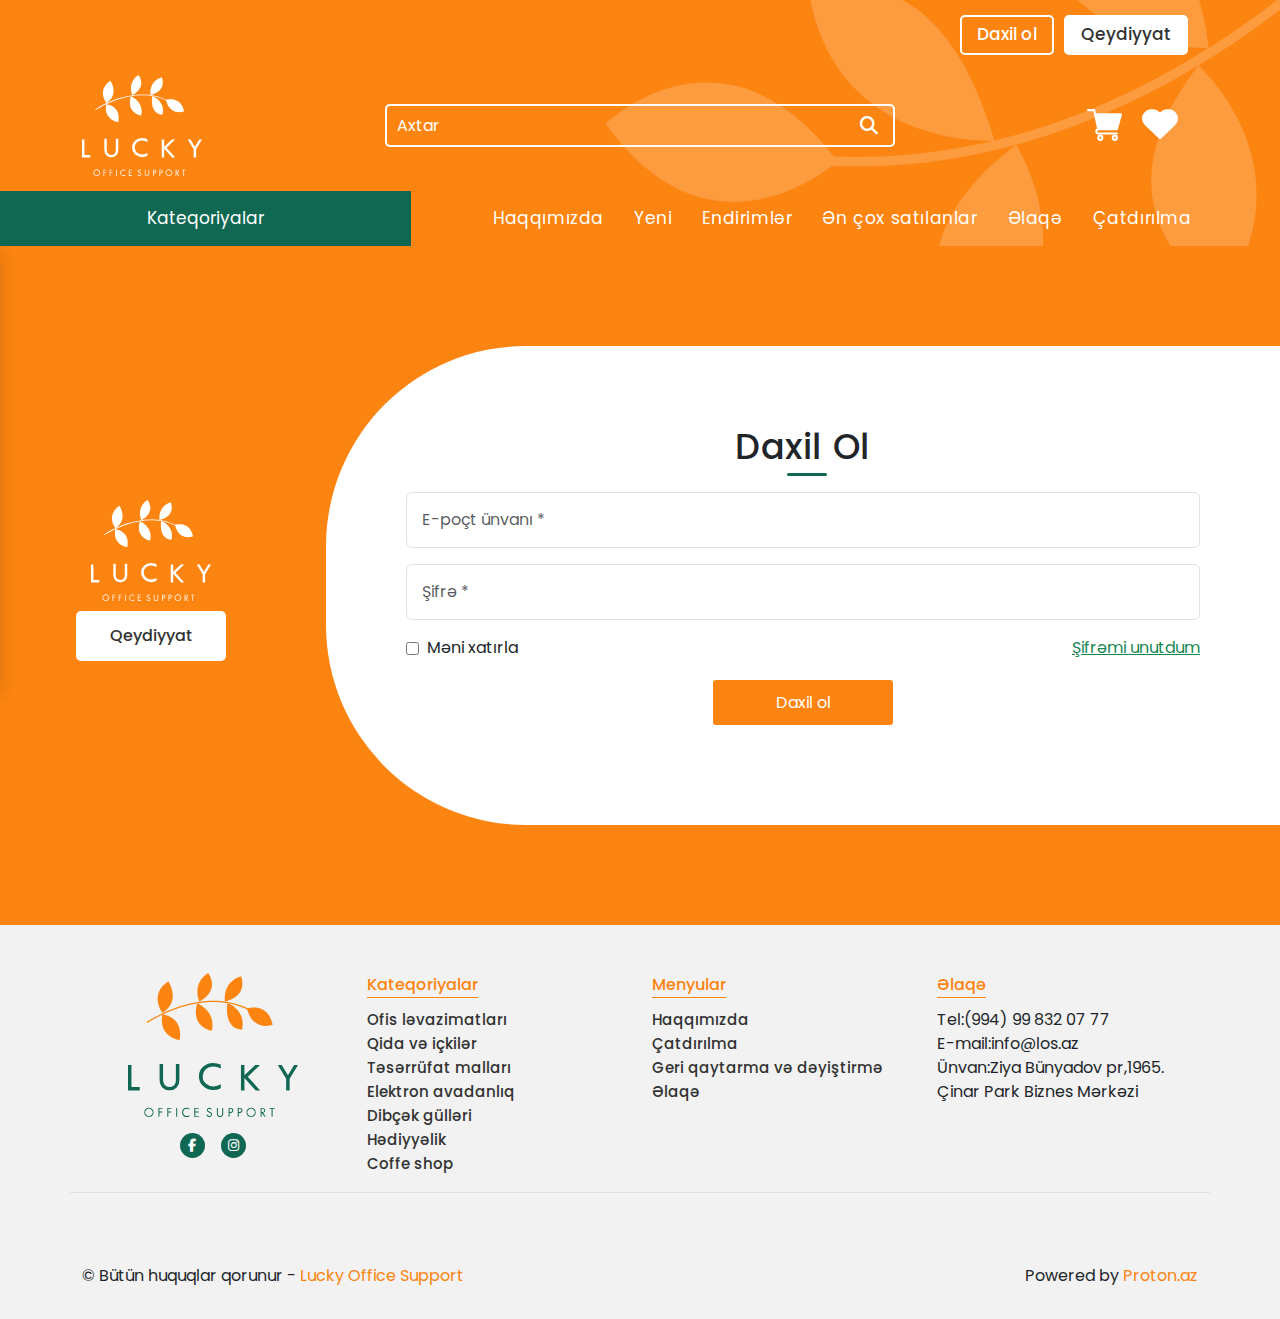
<file: sign-in.html>
<!DOCTYPE html>
<html lang="en">

<head>
    <meta charset="UTF-8">
    <meta http-equiv="X-UA-Compatible" content="IE=edge">
    <meta name="viewport" content="width=device-width, initial-scale=1.0">
    <!-- bootstrap cdn -->
    <!-- CSS only -->
    <link href="https://cdn.jsdelivr.net/npm/bootstrap@5.2.0-beta1/dist/css/bootstrap.min.css" rel="stylesheet">
    <!-- jquery -->
    <script src="https://cdnjs.cloudflare.com/ajax/libs/jquery/3.6.0/jquery.min.js"></script>
    <!--owl carousel cdn-->
    <link rel="stylesheet"
        href="https://cdnjs.cloudflare.com/ajax/libs/OwlCarousel2/2.3.4/assets/owl.theme.default.min.css" />
    <link rel="stylesheet"
        href="https://cdnjs.cloudflare.com/ajax/libs/OwlCarousel2/2.3.4/assets/owl.carousel.min.css" />
    <!-- font-awesome-cdn -->
    <link rel="stylesheet" href="https://cdnjs.cloudflare.com/ajax/libs/font-awesome/6.1.1/css/all.min.css" />
    <!-- style links-->
    <link rel="stylesheet" href="./css/main.css">
    <link rel="stylesheet" href="./css/responsive.css">
    <title>Daxil Ol</title>
</head>

<body>
    <div class="scroll-btn"><i class="fa-solid fa-arrow-up-long"></i></div>
      <!-- Header start -->
      <header id="main-header" class="main-header">
        <!-- top-header start -->
        <div class="top-header">
            <div class="container">
                <div class="row">
                    <div class="col-12 d-flex justify-content-end">
                        <ul class="header-social d-flex align-items-center">
                            <li><a href="./sign-in.html">Daxil ol</a></li>
                            <li><a href="./resgister.html">Qeydiyyat</a></li>
                        </ul>
                    </div>
                </div>
            </div>
        </div>
        <!-- top-header end -->
        <!-- middle-header start -->
        <div class="middle-header">
            <div class="container">
                <div class="row align-items-center">
                    <!-- logo -->
                    <div class="col-md-3 col-12">
                        <div class="header-logo">
                            <a href="#">
                                <img src="./public/images/logo/logo-header.svg" alt="logo-image">
                            </a>
                        </div>
                    </div>
                    <!-- search form -->
                    <div class="col-md-6">
                        <form action="." class="search-form">
                            <div class="search-box d-flex justify-content-center align-items-center">
                                <input type="text" placeholder="Axtar" class="search-input">
                                <button type="submit" class="search-button"><i class="fas fa-search"></i></button>
                            </div>
                        </form>
                    </div>
                    <div class="col-md-3">
                        <ul class="basket-wishlist d-flex justify-content-end">
                            <li class="shopping-cart"><a href="./cart.html"><img src="./public/images/general/cart.svg"
                                        alt="icon"></a>
                            </li>
                            <li class="wish-list"><a href="./wishlist.html"><img src="./public/images/general/heart.svg"
                                        alt="icon"></a>
                            </li>
                        </ul>
                    </div>
                    <div class="col-4">
                        <div class="menu-button">
                            <i class="fa-solid fa-bars"></i>
                        </div>
                    </div>
                    <div class="col-8">
                        <ul class="mobile-basket-wishlist">
                            <li class="shopping-cart"><a href="./cart.html"><img src="./public/images/general/cart.svg"
                                        alt="icon"></a>                             
                            </li>
                            <li class="wish-list"><a href="./wishlist.html"><img src="./public/images/general/heart.svg"
                                        alt="icon"></a>
                            </li>
                        </ul>
                    </div>
                </div>
            </div>
        </div>
        <!-- middle-header end -->
        <!-- bottom-header start -->
        <div class="bottom-header">
            <div class="row align-items-center">
                <div class="col-md-3 col-lg-4">
                    <div class="header-categories">Kateqoriyalar</div>
                    <div class="category-content shadow">
                        <ul>
                            <li><a href="./ofis-product.html">Ofis ləvazimatları</a></li>
                            <li><a href="./ofis-product.html">Qida və içkilər
                                </a></li>
                            <li><a href="./ofis-product.html">
                                    Təsərrüfat malları
                                </a></li>
                            <li><a href="./ofis-product.html">

                                    Elektron avadanlıq</a></li>
                            <li><a href="./ofis-product.html">

                                    Dibçək gülləri
                                </a></li>
                            <li><a href="./ofis-product.html">
                                    Hədiyyəlik
                                </a></li>
                            <li><a href="./ofis-product.html">
                                    Coffe shop
                                </a></li>
                        </ul>
                    </div>
                </div>
                <div class="col-md-9 col-lg-8 d-flex justify-content-center">
                    <nav class="nav">
                        <ul class="nav-list d-flex">
                            <li class="nav-item"><a href="./about.html" class="nav-link">Haqqımızda</a></li>
                            <li class="nav-item"><a href="./new-product.html" class="nav-link">Yeni</a></li>
                            <li class="nav-item"><a href="#" class="nav-link">Endirimlər</a></li>
                            <li class="nav-item"><a href="#" class="nav-link">Ən çox satılanlar</a></li>
                            <li class="nav-item"><a href="./contact.html" class="nav-link">Əlaqə</a></li>
                            <li class="nav-item"><a href="./delivery.html" class="nav-link">Çatdırılma</a></li>
                        </ul>
                    </nav>
                </div>
            </div>
        </div>
        <!-- bottom-header end -->
        <!-- header-mobile start -->
        <div class="header-mobile border-top">
            <div class="container">
                <div class="mobile-search-form mb-3">
                    <form action="." class="search-form">
                        <div class="search-box">
                            <input type="text" placeholder="Axtar" class="search-input">
                            <button type="submit" class="search-button"><i class="fas fa-search"></i></button>
                        </div>
                    </form>
                </div>
                <nav class="mobile-nav">
                    <ul class="mobile-nav-list">
                        <li class="nav-item"><a href="./about.html" class="nav-link">Haqqımızda</a></li>
                        <li class="nav-item"><a href="./new-product.html" class="nav-link">Yeni</a></li>
                        <li class="nav-item"><a href="#" class="nav-link">Endirimlər</a></li>
                        <li class="nav-item"><a href="#" class="nav-link">Ən çox satılanlar</a></li>
                        <li class="nav-item"><a href="./contact.html" class="nav-link">Əlaqə</a></li>
                        <li class="nav-item"><a href="./delivery.html" class="nav-link">Çatdırılma</a></li>
                    </ul>
                </nav>
            </div>
        </div>
        <!-- header-mobile end -->
    </header>
    <!-- Header end -->

    <section class="section-1">

        <div class="row align-items-center">
            <div class="col-lg-3">
                <div class="section-left text-center">
                    <div class="logo"><img src="/public/images/logo/logo-header.svg" alt=""></div>
                    <a href="./resgister.html" class="link">Qeydiyyat</a>
                </div>
            </div>
            <div class="col-lg-9 col-md-12 col-12">
                <div class="form-wrapper">
                    <h2 class="section-title mb-4">
                        Daxil Ol
                    </h2>
                    <form action="." class="d-flex flex-column m-auto">
                        <div class="input-group"><input class="form-control"
                                placeholder="E-poçt ünvanı *" type="email"></div>
                        <div class="input-group my-3"> <input class="form-control" placeholder="Şifrə *"
                                type="password"></div>

                        <div class="form-bottom">
                            <div class="d-flex align-items-center">
                                <input type="checkbox"> <label class="ms-2">Məni xatırla</label>

                            </div>
                            <a href="./" class="forgot-password text-decoration-underline text-success">Şifrəmi unutdum</a>
                        </div>
                        <button class="submit" type="submit">Daxil ol</button>
                    </form>
                </div>
            </div>

        </div>
    </section>
    <!-- footer start -->
    <footer class="main-footer py-5">
        <div class="container">
            <div class="row border-bottom">
                <div class="col-xl-3 col-lg-3 col-md-6 col-sm-12 mb-4">
                    <div class="footer-logo-container d-flex flex-column align-items-center">
                        <a href="#"><img src="./public/images/logo/logo-footer.svg" alt="footer-logo" class="logo"></a>
                        <ul class="social-icons d-flex justify-content-center w-50 align-items-center mt-3">
                            <li class="me-3"><a href="#"><i class="fa-brands fa-facebook-f"></i></a></li>
                            <li><a href="#"><i class="fab fa-instagram"></i></a></li>
                        </ul>
                    </div>
                </div>
                <div class="col-lg-3 col-sm-6 mb-3">
                    <div class="footer-section">
                        <a class="footer-section-title">
                            Kateqoriyalar
                        </a>
                        <ul class="list">
                            <li><a href="./ofis-product.html">Ofis ləvazimatları</a></li>
                            <li><a href="./ofis-product.html">Qida və içkilər</a></li>
                            <li><a href="./ofis-product.html">Təsərrüfat malları</a></li>
                            <li><a href="./ofis-product.html">Elektron avadanlıq</a></li>
                            <li><a href="./ofis-product.html">Dibçək gülləri</a></li>
                            <li><a href="./ofis-product.html">Hədiyyəlik</a></li>
                            <li><a href="./ofis-product.html">Coffe shop</a></li>
                        </ul>
                    </div>
                </div>
                <div class="col-lg-3 col-sm-6 mb-3">
                    <div class="footer-section">
                        <a class="footer-section-title">
                            Menyular
                        </a>
                        <ul class="list">
                            <li><a href="./about.html">Haqqımızda</a></li>
                            <li><a href="./delivery.html">Çatdırılma</a></li>
                            <li><a href="./about2.html">Geri qaytarma və dəyiştirmə</a></li>
                            <li><a href="./contact.html">Əlaqə</a></li>
                        </ul>
                    </div>
                </div>
                <div class="col-lg-3 col-sm-6 mb-3">
                    <div class="footer-section">
                        <a class="footer-section-title">
                            Əlaqə
                        </a>
                        <ul class="list">
                            <li>Tel:(994) 99 832 07 77</li>
                            <li>E-mail:info@los.az</li>
                            <li>Ünvan:Ziya Bünyadov pr,1965. Çinar Park Biznes Mərkəzi</li>
                        </ul>
                    </div>
                </div>
            </div>
        </div>
    </footer>
    <!-- footer end -->
    <!-- copyright start -->
    <div class="copyright">
        <div class="container">
            <div class="row py-2 d-flex justify-content-center">
                <div class="col-md-6 col-12 mb-2">
                    <span>© Bütün huquqlar qorunur - <a href="#" class="link"> Lucky Office Support</a></span>
                </div>
                <div class="col-md-6 col-12 d-flex justify-content-md-end mb-2">
                    <span>Powered by
                        <a href="#" class="link"> Proton.az</a>
                    </span>
                </div>
            </div>
        </div>
    </div>

    <!-- copyright end -->
    <script src="https://cdn.jsdelivr.net/npm/@popperjs/core@2.10.2/dist/umd/popper.min.js"></script>
    <!-- JavaScript Bundle with Popper -->
    <script src="https://cdn.jsdelivr.net/npm/bootstrap@5.2.0-beta1/dist/js/bootstrap.bundle.min.js"></script>
    <script src="https://cdnjs.cloudflare.com/ajax/libs/OwlCarousel2/2.3.4/owl.carousel.min.js"></script>
    <script src="./js/main.js"></script>
</body>

</html>
</file>
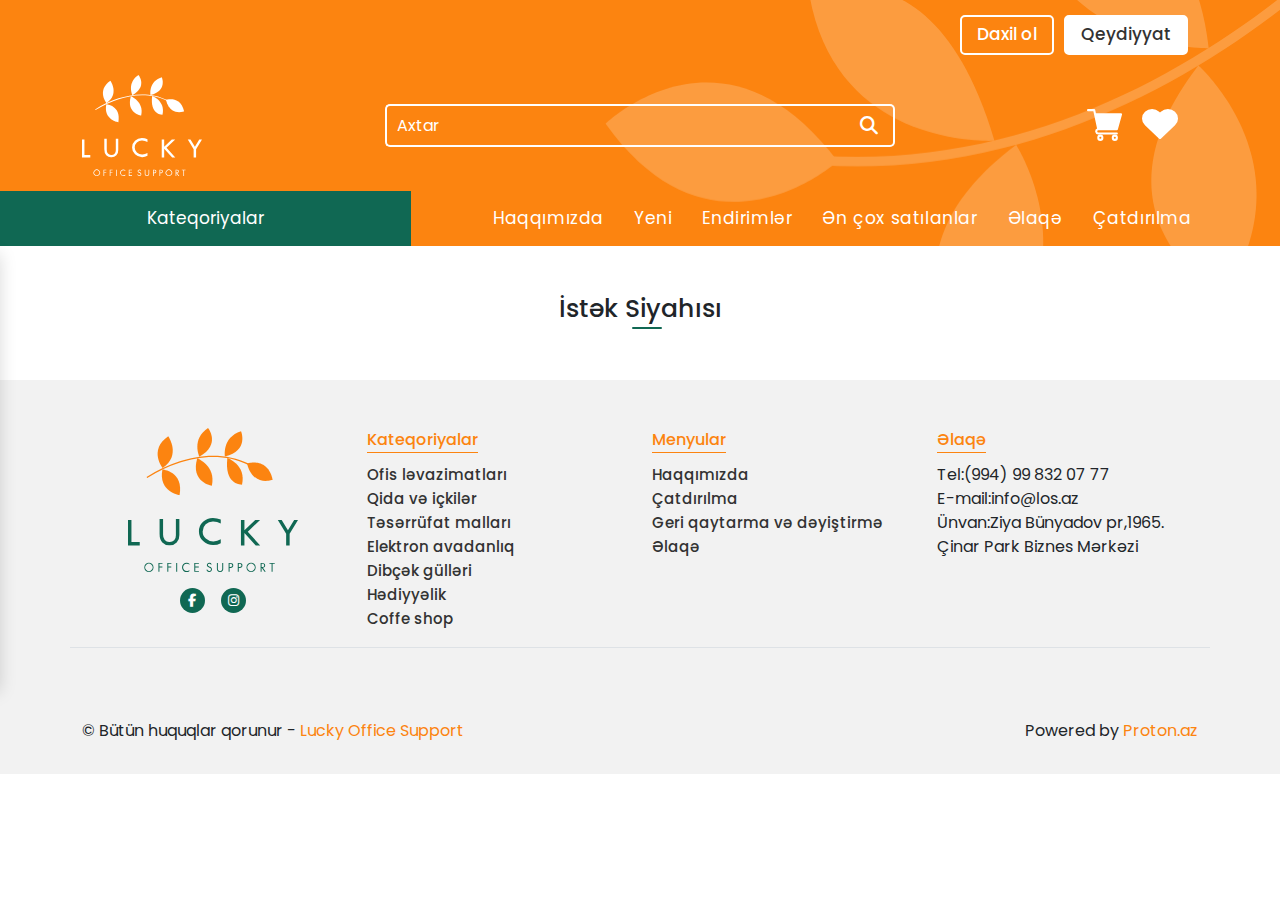
<file: wishlist.html>
<!DOCTYPE html>
<html lang="en">

<head>
    <meta charset="UTF-8">
    <meta http-equiv="X-UA-Compatible" content="IE=edge">
    <meta name="viewport" content="width=device-width, initial-scale=1.0">
    <!-- bootstrap cdn -->
    <link href="https://cdn.jsdelivr.net/npm/bootstrap@5.2.0-beta1/dist/css/bootstrap.min.css" rel="stylesheet">
    <!-- jquery -->
    <script src="https://cdnjs.cloudflare.com/ajax/libs/jquery/3.6.0/jquery.min.js"></script>
    <!--owl carousel cdn-->
    <link rel="stylesheet"
        href="https://cdnjs.cloudflare.com/ajax/libs/OwlCarousel2/2.3.4/assets/owl.theme.default.min.css" />
    <link rel="stylesheet"
        href="https://cdnjs.cloudflare.com/ajax/libs/OwlCarousel2/2.3.4/assets/owl.carousel.min.css" />
    <!-- font-awesome-cdn -->
    <link rel="stylesheet" href="https://cdnjs.cloudflare.com/ajax/libs/font-awesome/6.1.1/css/all.min.css"/>
    <!-- style links-->
    <link rel="stylesheet" href="./css/main.css">
    <link rel="stylesheet" href="./css/responsive.css">
    <title>İstək Siayhısı </title>
</head>

<body>
    <div class="scroll-btn"><i class="fa-solid fa-arrow-up-long"></i></div>
      <!-- Header start -->
      <header id="main-header" class="main-header">
        <!-- top-header start -->
        <div class="top-header">
            <div class="container">
                <div class="row">
                    <div class="col-12 d-flex justify-content-end">
                        <ul class="header-social d-flex align-items-center">
                            <li><a href="./sign-in.html">Daxil ol</a></li>
                            <li><a href="./resgister.html">Qeydiyyat</a></li>
                        </ul>
                    </div>
                </div>
            </div>
        </div>
        <!-- top-header end -->
        <!-- middle-header start -->
        <div class="middle-header">
            <div class="container">
                <div class="row align-items-center">
                    <!-- logo -->
                    <div class="col-md-3 col-12">
                        <div class="header-logo">
                            <a href="#">
                                <img src="./public/images/logo/logo-header.svg" alt="logo-image">
                            </a>
                        </div>
                    </div>
                    <!-- search form -->
                    <div class="col-md-6">
                        <form action="." class="search-form">
                            <div class="search-box d-flex justify-content-center align-items-center">
                                <input type="text" placeholder="Axtar" class="search-input">
                                <button type="submit" class="search-button"><i class="fas fa-search"></i></button>
                            </div>
                        </form>
                    </div>
                    <div class="col-md-3">
                        <ul class="basket-wishlist d-flex justify-content-end">
                            <li class="shopping-cart"><a href="./cart.html"><img src="./public/images/general/cart.svg"
                                        alt="icon"></a>
                            </li>
                            <li class="wish-list"><a href="./wishlist.html"><img src="./public/images/general/heart.svg"
                                        alt="icon"></a>
                            </li>
                        </ul>
                    </div>
                    <div class="col-4">
                        <div class="menu-button">
                            <i class="fa-solid fa-bars"></i>
                        </div>
                    </div>
                    <div class="col-8">
                        <ul class="mobile-basket-wishlist">
                            <li class="shopping-cart"><a href="./cart.html"><img src="./public/images/general/cart.svg"
                                        alt="icon"></a>                             
                            </li>
                            <li class="wish-list"><a href="./wishlist.html"><img src="./public/images/general/heart.svg"
                                        alt="icon"></a>
                            </li>
                        </ul>
                    </div>
                </div>
            </div>
        </div>
        <!-- middle-header end -->
        <!-- bottom-header start -->
        <div class="bottom-header">
            <div class="row align-items-center">
                <div class="col-md-3 col-lg-4">
                    <div class="header-categories">Kateqoriyalar</div>
                    <div class="category-content shadow">
                        <ul>
                            <li><a href="./ofis-product.html">Ofis ləvazimatları</a></li>
                            <li><a href="./ofis-product.html">Qida və içkilər
                                </a></li>
                            <li><a href="./ofis-product.html">
                                    Təsərrüfat malları
                                </a></li>
                            <li><a href="./ofis-product.html">

                                    Elektron avadanlıq</a></li>
                            <li><a href="./ofis-product.html">

                                    Dibçək gülləri
                                </a></li>
                            <li><a href="./ofis-product.html">
                                    Hədiyyəlik
                                </a></li>
                            <li><a href="./ofis-product.html">
                                    Coffe shop
                                </a></li>
                        </ul>
                    </div>
                </div>
                <div class="col-md-9 col-lg-8 d-flex justify-content-center">
                    <nav class="nav">
                        <ul class="nav-list d-flex">
                            <li class="nav-item"><a href="./about.html" class="nav-link">Haqqımızda</a></li>
                            <li class="nav-item"><a href="./new-product.html" class="nav-link">Yeni</a></li>
                            <li class="nav-item"><a href="#" class="nav-link">Endirimlər</a></li>
                            <li class="nav-item"><a href="#" class="nav-link">Ən çox satılanlar</a></li>
                            <li class="nav-item"><a href="./contact.html" class="nav-link">Əlaqə</a></li>
                            <li class="nav-item"><a href="./delivery.html" class="nav-link">Çatdırılma</a></li>
                        </ul>
                    </nav>
                </div>
            </div>
        </div>
        <!-- bottom-header end -->
        <!-- header-mobile start -->
        <div class="header-mobile border-top">
            <div class="container">
                <div class="mobile-search-form mb-3">
                    <form action="." class="search-form">
                        <div class="search-box">
                            <input type="text" placeholder="Axtar" class="search-input">
                            <button type="submit" class="search-button"><i class="fas fa-search"></i></button>
                        </div>
                    </form>
                </div>
                <nav class="mobile-nav">
                    <ul class="mobile-nav-list">
                        <li class="nav-item"><a href="./about.html" class="nav-link">Haqqımızda</a></li>
                        <li class="nav-item"><a href="./new-product.html" class="nav-link">Yeni</a></li>
                        <li class="nav-item"><a href="#" class="nav-link">Endirimlər</a></li>
                        <li class="nav-item"><a href="#" class="nav-link">Ən çox satılanlar</a></li>
                        <li class="nav-item"><a href="./contact.html" class="nav-link">Əlaqə</a></li>
                        <li class="nav-item"><a href="./delivery.html" class="nav-link">Çatdırılma</a></li>
                    </ul>
                </nav>
            </div>
        </div>
        <!-- header-mobile end -->
    </header>
    <!-- Header end -->
<section class="wishlist">
    <div class="container">
        <div class="row">
            <div class="col-12 my-5 d-flex align-items-center justify-content-center flex-column">
                <div class="page-heading">
                    <h1>İstək Siyahısı</h3>
                
                </div>
        </div>
    </div>
</section>
   <!-- footer start -->
   <footer class="main-footer py-5">
    <div class="container">
        <div class="row border-bottom">
            <div class="col-xl-3 col-lg-3 col-md-6 col-sm-12 mb-4">
                <div class="footer-logo-container d-flex flex-column align-items-center">
                    <a href="#"><img src="./public/images/logo/logo-footer.svg" alt="footer-logo" class="logo"></a>
                    <ul class="social-icons d-flex justify-content-center w-50 align-items-center mt-3">
                        <li class="me-3"><a href="#"><i class="fa-brands fa-facebook-f"></i></a></li>
                        <li><a href="#"><i class="fab fa-instagram"></i></a></li>
                    </ul>
                </div>
            </div>
            <div class="col-lg-3 col-sm-6 mb-3">
                <div class="footer-section">
                    <a class="footer-section-title">
                        Kateqoriyalar
                    </a>
                    <ul class="list">
                        <li><a href="./ofis-product.html">Ofis ləvazimatları</a></li>
                        <li><a href="./ofis-product.html">Qida və içkilər</a></li>
                        <li><a href="./ofis-product.html">Təsərrüfat malları</a></li>
                        <li><a href="./ofis-product.html">Elektron avadanlıq</a></li>
                        <li><a href="./ofis-product.html">Dibçək gülləri</a></li>
                        <li><a href="./ofis-product.html">Hədiyyəlik</a></li>
                        <li><a href="./ofis-product.html">Coffe shop</a></li>
                    </ul>
                </div>
            </div>
            <div class="col-lg-3 col-sm-6 mb-3">
                <div class="footer-section">
                    <a class="footer-section-title">
                        Menyular
                    </a>
                    <ul class="list">
                        <li><a href="./about.html">Haqqımızda</a></li>
                        <li><a href="./delivery.html">Çatdırılma</a></li>
                        <li><a href="./about2.html">Geri qaytarma və dəyiştirmə</a></li>
                        <li><a href="./contact.html">Əlaqə</a></li>
                    </ul>
                </div>
            </div>
            <div class="col-lg-3 col-sm-6 mb-3">
                <div class="footer-section">
                    <a class="footer-section-title">
                        Əlaqə
                    </a>
                    <ul class="list">
                        <li>Tel:(994) 99 832 07 77</li>
                        <li>E-mail:info@los.az</li>
                        <li>Ünvan:Ziya Bünyadov pr,1965. Çinar Park Biznes Mərkəzi</li>
                    </ul>
                </div>
            </div>
        </div>
    </div>
</footer>
<!-- footer end -->
    <!-- copyright start -->
    <div class="copyright">
        <div class="container">
            <div class="row py-2 d-flex justify-content-center">
                <div class="col-md-6 col-12 mb-2">
                    <span>© Bütün huquqlar qorunur - <a href="#" class="link"> Lucky Office Support</a></span>
                </div>
                <div class="col-md-6 col-12 d-flex justify-content-md-end mb-2">
                    <span>Powered by
                        <a href="#" class="link"> Proton.az</a>
                    </span>
                </div>
            </div>
        </div>
    </div>

    <!-- copyright end -->
    <script src="https://cdn.jsdelivr.net/npm/@popperjs/core@2.10.2/dist/umd/popper.min.js"></script>
    <!-- JavaScript Bundle with Popper -->
    <script src="https://cdn.jsdelivr.net/npm/bootstrap@5.2.0-beta1/dist/js/bootstrap.bundle.min.js"></script>
    <script src="https://cdnjs.cloudflare.com/ajax/libs/OwlCarousel2/2.3.4/owl.carousel.min.js"></script>
    <script src="./js/main.js"></script>
</body>

</html>
</file>
<file: css/main.css>
@import url("https://fonts.googleapis.com/css2?family=Poppins:wght@300;400;500;600;700;800;900&display=swap");
:root {
  --primary-color: #fc8410;
  --secondary-color: #106853;
  --white: #fff;
  --primary-bg-color: #f8f8f8;
  --secodary-bg-color: #f2f2f2;
  --general-transition: 0.4s ease;
  --primary-box-shadow: rgba(0, 0, 0, 0.1) 0px 0px 5px 0px,
    rgba(0, 0, 0, 0.1) 0px 0px 1px 0px;
}

:root {
  --font-size-section-title: 35px;
  --font-size-page-heading: 25px;
  --font-size-about-info-heading: 30px;
  --font-size-page-paragraph: 18px;
}
body {
  font-family: "Poppins", sans-serif !important;
  overflow-x: hidden;
}
/* Chrome, Safari, Edge, Opera */
input::-webkit-outer-spin-button,
input::-webkit-inner-spin-button {
  -webkit-appearance: none;
  margin: 0;
}

/* Firefox */
input[type=number] {
  -moz-appearance: textfield;
}
::-webkit-scrollbar {
  width: 7px;
}
::-webkit-scrollbar-track {
  background: #ddd;
}
::-webkit-scrollbar-thumb {
  background: var(--secondary-color);
  border-radius: 20px;
}
.shadow-primary {
  box-shadow: rgba(60, 64, 67, 0.3) 0px 1px 2px 0px,
    rgba(60, 64, 67, 0.15) 0px 2px 6px 2px;
}
.scroll-btn {
  background-color: var(--primary-color);
  color: var(--white);
  border-radius: 3px;
  width: 45px;
  height: 40px;
  cursor: pointer;
  text-align: center;
  box-shadow: rgba(0, 0, 0, 0.35) 0px 5px 15px;
  line-height: 40px;
  font-size: 20px;
  position: fixed;
  bottom: 40px;
  right: 40px;
  z-index: 100;
  display: none;
}
.scroll-btn.show {
  display: block;
}
*,
a,
ul {
  margin: 0;
  padding: 0;
  text-decoration: none;
  border: none;
  outline: none;
  background: transparent;
}
.main-footer ul,
.categories ul .cart ul,
.main-header ul {
  list-style: none;
}
.section-title {
  font-size: var(--font-size-section-title);
  position: relative;
  display: flex;
  letter-spacing: 0.6px;
  text-align: center;
  align-items: center;
  justify-content: center;
}
.section-title::after {
  content: "";
  position: absolute;
  bottom: -8px;
  left: 48%;
  width: 40px;
  background-color: var(--secondary-color);
  border-radius: 5px;
  height: 3px;
  position: absolute;
}
.office-products,
.food-products,
.categories {
  padding: 30px 0;
}
.pagination .page-item{
  margin-right: 6px;
}
.pagination .page-item .page-link {
  margin-right: 10px;
  display: flex;
  align-items: center;
  justify-content: center;
  width: 30px;
  height: 30px;
  color: var(--secondary-color);
  border-radius: 4px;
  border: 1px solid var(--secondary-color);
  transition: var(--general-transition);
}
 .pagination .page-item .page-link:hover {
  color: var(--white);
  border-color: var(--primary-color);
  background-color: var(--primary-color);
}
.pagination .page-item .page-link.active {
  color: var(--white);
  border: 1px solid var(--primary-color);
}
/*header Style*/
.main-header {
  background: url("../public/images/pattern/leaf-header-1.png");
  background-repeat: no-repeat;
  background-position: top right;
  background-color: var(--primary-color);
}
/*header-top*/
.main-header .top-header {
  padding: 15px 0;
}
.main-header .top-header .header-social li a {
  font-weight: 500;
  font-size: 17px;
  border: 2px solid var(--white);
  display: inline-block;
  border-radius: 5px;
  margin-right: 10px;
  padding: 5px 15px;
  position: relative;
  z-index: 1;
  transition: var(--general-transition);
}
.main-header .top-header .header-social li a:hover {
  border-color: var(--secondary-color);
}
.main-header .top-header .header-social li a::after {
  background-color: var(--secondary-color);
  position: absolute;
  content: "";
  top: 0;
  transition: var(--general-transition);
  left: 0;
  transform-origin: left;
  width: 0;
  height: 100%;
  z-index: 0;
  
}
.main-header .top-header .header-social li a:hover::after {
  width: 100%;
  z-index: -1;
}
.main-header .top-header .header-social li:nth-child(1) a {
  color: var(--white);
}
.main-header .top-header .header-social li:nth-child(2) a:hover {
  color: var(--white);
}
.main-header .top-header .header-social li:nth-child(2) a{
  background-color: var(--white);
  color: #333;
}
/*header-middle*/
.main-header .middle-header {
  padding: 5px 0;
  margin-bottom: 10px;
}
.main-header .middle-header .header-logo a img {
  width: 120px;
}
/* search form */
.main-header .middle-header .search-box {
  display: flex;
  align-items: center;
  justify-content: center;
}
.middle-header .search-box .search-input {
  height: 43px;
  border-radius: 5px 0 0 5px;
  border: 2px solid var(--white);
  border-right: none;
  padding-left: 10px;
  color: var(--white);
  width: 460px;
}
.main-header .middle-header .search-box .search-input::placeholder {
  color: var(--white);
}
.main-header .middle-header .search-box .search-button {
  height: 43px;
  border-radius: 0 5px 5px 0;
  width: 50px;
  font-size: 18px;
  border: 2px solid var(--white);
  border-left: none;
  color: var(--white);
}
/*basket wishlist buttons*/
.main-header .basket-wishlist li {
  position: relative;
}
.main-header .basket-wishlist li a {
  display: inline-block;
  margin-right: 20px;
}
.main-header .basket-wishlist li .wishlist-items,
.main-header .basket-wishlist li .basket-item,
.main-header .basket-wishlist li .basket-items {
  position: absolute;
  top: 0px;
  border-radius: 50%;
  font-size: 12px;
  width: 16px;
  text-align: center;
  line-height: 16px;
  height: 16px;
  right: 12px;
  color: var(--white);
  background-color: red;
}
.main-header .mobile-basket-wishlist {
  display: flex;
  justify-content: end;
}
.main-header .mobile-basket-wishlist li {
  position: relative;
}
.main-header .mobile-basket-wishlist li a {
  display: inline-block;
  margin-right: 20px;
}
.middle-header .mobile-basket-wishlist li a img {
  width: 30px;
}
.main-header .mobile-basket-wishlist li .wishlist-items,
.main-header .mobile-basket-wishlist li .basket-items ,
.main-header .mobile-basket-wishlist li .basket-item {
  position: absolute;
  top: 0px;
  border-radius: 50%;
  font-size: 12px;
  width: 16px;
  text-align: center;
  line-height: 16px;
  height: 16px;
  right: 12px;
  color: var(--white);
  background-color: red;
}
.main-header .middle-header .menu-button {
  color: var(--white);
  font-size: 30px;
  cursor: pointer;
}
/*bottom-header*/
.main-header .bottom-header.bottom-hedaer-fixed {
  position: fixed;
  top: 0;
  z-index: 100;
  background-color: var(--primary-color);
  width: 100%;
  box-shadow: var(--primary-box-shadow);
}
.main-header .bottom-header .header-categories {
  background-color: var(--secondary-color);
  color: var(--white);
  font-size: 17px;
  text-align: center;
  cursor: pointer;
  padding: 15px 35px;
}
.main-header .bottom-header .nav-list .nav-link {
  color: var(--white);
  letter-spacing: 0.6px;
  position: relative;
  display: inline-block;
  margin-right: 30px;
  font-size: 17px;
  padding: 0;
}
.bottom-header .category-content{
  background-color: var(--white);
  width: 415px;
  position: absolute;
  z-index: 100;
  transform: translateX(-100%);
  padding: 30px;
  transition: var(--general-transition);
}
.bottom-header .category-content.show{
  transform: translateX(0);
}
.bottom-header .category-content li{
margin-bottom: 30px;
}
.bottom-header .category-content a{
color: #333;
position: relative;
}
.bottom-header .category-content a::after{
color: #333;
position: absolute;
content: '';
bottom: -3px;
transition: var(--general-transition);
left:0;
background-color: var(--secondary-color);
width: 0;
height: 1px;
}
.bottom-header .category-content a:hover::after{
width: 100%;
}
.main-header .bottom-header .nav-list .nav-link::after {
  background-color: var(--white);
  position: absolute;
  content: "";
  bottom: -5px;
  transition: var(--general-transition);
  left: 0;
  transform-origin: left;
  width: 0;
  height: 2px;
  z-index: 0;
}
.main-header .bottom-header .nav-list .nav-link:hover::after {
  width: 100%;
  z-index: 0;
}
/*header mobile */
.header-mobile.show {
  display: block;
}
.header-mobile {
  background-color: var(--primary-color);
  color: var(--white);
  min-height: 70vh;
  width: 100%;
  text-align: center;
  padding: 20px 0;
  display: none;
}
.header-mobile .nav-item {
  margin-bottom: 15px;
}
.header-mobile .nav-item .nav-link {
  color: var(--white);
  position: relative;
  padding: 0;
  display: inline;
  font-size: 14px;
  font-weight: 400;
}
.header-mobile .nav-link::after {
  background-color: var(--white);
  position: absolute;
  content: "";
  bottom: -5px;
  transition: var(--general-transition);
  left: 0;
  transform-origin: left;
  width: 0;
  height: 2px;
  z-index: 0;
}
.header-mobile .nav-link:hover::after {
  width: 100%;
}
.header-mobile .search-box {
  display: flex;
  align-items: center;
  justify-content: center;
}
.header-mobile .search-box .search-input {
  height: 43px;
  border-radius: 5px 0 0 5px;
  border: 2px solid var(--white);
  border-right: none;
  padding-left: 10px;
  color: var(--white);
  width: 460px;
}
.header-mobile .search-box .search-input::placeholder {
  color: var(--white);
}
.header-mobile .search-box .search-button {
  height: 43px;
  border-radius: 0 5px 5px 0;
  width: 50px;
  font-size: 18px;
  border: 2px solid var(--white);
  border-left: none;
  color: var(--white);
}
/*slider*/
.slider-container {
  margin: 50px 0;
}
/*products*/
.office-products,
.food-products {
  padding: 50px 0;
  background-color: var(--secondary-bg-color);
  background-image: url("../public/images/pattern/leaf-office-left-1.png"),
    url("../public/images/pattern/leaf-office-right-1.png");
  background-repeat: no-repeat;
  background-position: left 80%, right 20%;
}
.food-products {
  padding-bottom: 100px;
}

.product {
  overflow: hidden;
  height: 370px;
  display: flex;
  flex-direction: column;
  justify-content: space-between;
  text-align: center;
  padding: 10px 15px 20px;
  background-color: var(--white);
  border-radius: 5px;
  box-shadow: var(--primary-box-shadow);
}
.product .wishlist-buttons {
  display: flex;
  justify-content: space-between;
}
.product span {
  background-color: var(--secondary-color);
  color: var(--white);
  border-radius: 3px;
  padding: 5px 10px;
  font-size: 12px;
}
.product .product-header .w-btn-2 {
  font-size: 20px;
}
.product .product-image {
  overflow: hidden;
  display: flex;
  justify-content: center;
}
.product .product-image a img {
  width: 200px;
  transition: var(--general-transition);
}
.product .product-image a img:hover {
  transform: scale(1.1);
}

.product .product-detail .add-to-cart-btn {
  border-radius: 3px;
  border: 1px solid #2333;
  width: 140px;
  height: 38px;
  margin: 4px auto;
  line-height: 35px;
  background-color: transparent;
  display: inline-block;
  color: #333;
  transition: var(--general-transition);
}
.product .product-detail  .add-to-cart-btn:hover {
  background-color: var(--secondary-color);
  color: var(--white);
}
/*categories*/
#categories-1 {
  background: url("../public/images/pattern/leaf-category-left-1.png");
  background-color: var(--primary-color);
  background-repeat: no-repeat;
}
#categories-1 .section-title {
  color: var(--white);
}
#categories-1 .section-title::after {
  background-color: var(--white);
}
#categories-1 .box-1 {
  margin: 0 0 20px 0;
}
#categories-1 .category-box,
#categories-2 .category-box {
  position: relative;
}

#categories-1 .category-box .type a,
#categories-2 .category-box .type a {
  font-size: 18px;
  position: absolute;
  top: 10px;
  margin-bottom: 15px;
  left: 20px;
  color: #333;
}
#categories-2 {
  background: url("../public/images/pattern/leaf-category-left-1.png");
  background-color: var(--secondary-color);
  background-repeat: no-repeat;
}
/*brands*/
.brands .brand-logo {
  display: flex;
  align-items: center;
  justify-content: center;
}
.brands .brand-logo img {
  width: 100px;
}
/*footer*/
.main-footer {
  background-color: var(--secodary-bg-color);
  padding: 20px 0;
}
.main-footer .social-icons li a {
  background-color: var(--secondary-color);
  color: var(--white);
  width: 25px;
  line-height: 25px;
  text-align: center;
  font-size: 13px;
  display: inline-block;
  height: 25px;
  transition: var(--general-transition);
  border-radius: 50%;
}
.main-footer .social-icons li a:hover {
  background-color: var(--primary-color);
}
.main-footer .footer-section .footer-section-title {
  font-weight: 500;
  margin-bottom: 10px;
  display: inline-block;
  color: var(--primary-color);
  border-bottom: 1px solid var(--primary-color);
}
.main-footer .footer-section .list li a {
  color: #333;
  position: relative;
  font-weight: 500;
  font-size: 15px;
}
.main-footer .footer-logo-container a img {
  width: 170px !important;
}
.main-footer .footer-section .list li a::after {
  background-color: var(--primary-color);
  content: "";
  position: absolute;
  height: 1px;
  border-radius: 3px;
  width: 0;
  left: 0;
  bottom: 0;
  transform-origin: left;
  transition: var(--general-transition);
}
.main-footer .footer-section .list li a:hover::after {
  width: 100%;
}
.copyright {
  padding: 15px 0;
  background-color: var(--secodary-bg-color);
}
.copyright .link {
  color: var(--primary-color);
}
/******************ABOUT STYLE,CONTACT STYLE***************************/
#about-info .page-heading,
#contact-info .page-heading {
  margin: 40px 0;
  padding: 30px;
  display: inline-block;
  background: url("../public/images/pattern/leaf-title.png");
  background-size: contain;
  background-repeat: no-repeat;
  background-position: center;
}
#about-info .page-heading h1,
#contact-info .page-heading h1,
.wishlist .page-heading h1 {
  position: relative;
  font-size: var(--font-size-page-heading);
  text-align: center;
}
#about-info .page-heading h1::after,
#contact-info .page-heading h1::after,
.wishlist .page-heading h1::after {
  content: "";
  position: absolute;
  bottom: -5px;
  left: 45%;
  background: var(--secondary-color);
  border-radius: 5px;
  height: 2px;
  width: 30px;
}
#about-info p {
  letter-spacing: 0.7px;
  font-weight: 400;
  line-height: 1.6;
  font-size: var(--font-size-page-paragraph);
}

#about-info ul li {
  font-weight: 400;
  margin-bottom: 10px;
  font-size: var(--font-size-page-paragraph);
}

/****************************CONTACT STYLE*********************/

#contact-info .contact-box {
  height: 130px;
  display: flex;
  justify-content: center;
  align-items: center;
  padding: 5px;
  border-radius: 5px;
  margin-bottom: 20px;
  flex-direction: column;
}
.contact-form .form-control,
.section-1 .form-control {
  outline: none !important;
  box-shadow: none !important;
  padding: 15px;
  transition: 0.1s;
}
.contact-form .form-control:focus,
.section-1 .form-control:focus {
  border: 1px solid var(--primary-color);
  padding: 8px 15px 20px !important;
}
.contact-form .form-control:focus::placeholder,
.section-1 .form-control:focus::placeholder {
  font-size: 15px;
  color: #ced4da;
}
.contact-form .submit-btn {
  background-color: var(--secondary-color);
  transition: var(--general-transition);
  color: var(--white);
}
.contact-form .submit-btn:hover {
  background-color: var(--primary-color);
}
.mapouter {
  position: relative;
  text-align: right;
  width: 100%;
  height: 400px;
}
.gmap_canvas {
  overflow: hidden;
  background: none !important;
  width: 100%;
  height: 400px;
}
.gmap_iframe {
  height: 400px !important;
}
/*************************LOG IN***************/
.section-1 {
  background-color: var(--primary-color);
  padding: 100px 0;
}
.section-1 .link {
  background-color: var(--white);
  color: #333;
  width: 150px;
  border-radius: 5px;
  height: 50px;
  font-weight: 500;
  text-align: center;
  line-height: 50px;
  display: inline-block;
  margin: 10px;
  transition: var(--general-transition);
}
.section-1 .link:hover {
  background-color: var(--secondary-color);
  color: #fff;
}
.section-1 .form-wrapper {
  background-color: var(--white);
  border-radius: 200px 0 0 200px;
  padding: 80px;
}
.section-1 .form-wrapper input {
  padding: 15px;
}
.section-1 input[type="checkbox"] {
  background-color: var(--secondary-color) !important ;
}
.section-1 .submit {
  background-color: var(--primary-color);
  color: var(--white);
  width: 180px;
  height: 45px;
  border-radius: 3px;
  margin: 20px auto;
  transition: var(--general-transition);
}
.section-1 .submit:hover {
  background-color: var(--secondary-color);
}
.section-1 .form-bottom {
  display: flex;
  justify-content: space-between;
}
/***************************NEW PRODUCTS*********************/
.new-products .page-heading,
.product-categories .page-heading {
  margin: 40px 0;
  padding: 30px;
  display: inline-block;
}
.new-products .page-heading h1,
.product-categories .page-heading h1 {
  position: relative;
  font-size: var(--font-size-page-heading);
  text-align: center;
}
.new-products .page-heading h1::after,
.product-categories .page-heading h1::after {
  content: "";
  position: absolute;
  bottom: -5px;
  left: 45%;
  background: var(--secondary-color);
  border-radius: 5px;
  height: 2px;
  width: 30px;
}

/********************************CART************************************/
.cart{
  padding: 70px;
  background-color: var(--primary-bg-color);
}
.cart .counter {
  margin-top: 20px;

}
.cart .delete-btn{
  cursor: pointer;
}
.cart .counter input,.cart-mobile .counter input  {
 background-color: var(--primary-color);
border-radius: 4px;
  color: #fff;
font-size: 22px;
  width: 35px;
  text-align: center;
  margin: 0 4px;
}
.cart .counter button ,.cart-mobile .counter button {
border: 1px solid var(--primary-color);
border-radius: 3px;
  color: #333;
  font-size: 20px;
  width: 30px;
  text-align: center;
}
/*******************cart -mobile*********/
.cart-mobile{
  display: none;
}
.cart-mobile .mobile-btn-delete{
background-color:#DC3545;
width: 150px;
height: 45px;
border-radius: 3px;
transition: var(--general-transition);
color: #fff;
}
.cart-mobile .mobile-btn-delete:hover{
background-color:#23272B;

}
/************************product-categories*******************************/
.product-categories .slider {
  -webkit-appearance: none;
  width: 100%;
  height: 6px;
  border-radius: 3px;
  background: var(--primary-color);
  outline: none;
}

.product-categories .slider::-webkit-slider-thumb {
  -webkit-appearance: none;
  appearance: none;
  width: 20px;
  height: 20px;
  border-radius: 50%;
  background: var(--primary-color);
  cursor: pointer;
}
.product-categories .value {
  background-color: #ddd;
  border-radius: 5px;
  padding: 1px 12px;
}
.product-categories .sub-title {
  font-size: 18px;
  position: relative;
  margin: 20px 0;
}
.product-categories .sub-title::after {
  position: absolute;
  left: 0;
  bottom: -6px;
  background-color: var(--secondary-color);
  border-radius: 3px;
  height: 3px;
  width: 30px;
  content: "";
}
.product-categories .category-list li {
  margin-bottom: 10px;
}

.product-categories .category-list li input {
  margin-right: 10px;
}
.product-categories .category-list {
  overflow-y: scroll;
  height: 700px;
}
.product-categories .filter-btn{
  background-color: var(--secondary-color);
  color: var(--white);
  border-radius: 4px;
  width: 120px;
  letter-spacing: .2px;
  margin: 20px 0;
  height: 40px;
  display: flex;
  align-items: center;
  justify-content: center;
}

/************************product detail********************/
.product-detail .product-info{
 display: flex;
 flex-direction: column;
 justify-content: space-between;
 font-size: 18px;
}
.product-detail .counter {
  margin-top: 20px;
}
.product-detail .counter input {
  background-color: transparent;
  color: #333;
font-size: 22px;
  width: 35px;
  text-align: center;
  margin: 0 4px;
}
.product-detail .counter button {

  color: #333;
  font-size: 20px;
  width: 20px;
  text-align: center;
}
.product-detail .add-to-cart-btn{
  background-color: var(--primary-color);
  color: var(--white);
  width: 150px;
  height: 45px;
  display: flex;
  font-size: 16px;
  align-items: center;
  justify-content: center;
  border-radius: 3px;
  transition: var(--general-transition);
}
.product-detail .add-to-cart-btn:hover{
  background-color: var(--secondary-color);
}
.product-detail .add-to-cart-btn i{
  font-size: 22px;
  margin-left: 5px;
}
.product-detail .view-image {
  margin-top: 30px;
  width: 300px;
  cursor: pointer;
  border: 1px solid transparent;
transition:var(--general-transition);
}
.product-detail .view-image:hover{
  border-color:  saddlebrown;

 }
.product-detail .view-image img{
  width: 100px;
}

.product-detail #gallery_01 img {
  border: 2px solid white;
}

.product-detail .active img {
  border: 2px solid #333 !important;
}
</file>
<file: css/responsive.css>
@media (max-width: 568px) {
  :root {
    --font-size-page-heading: 20px;
    --font-size-about-info-heading: 25px;
    --font-size-page-paragraph: 13px;
  }
  .main-header .top-header .header-social li a {
    font-size: 15px;
  }
  .main-header .middle-header .header-logo a img {
    width: 90px;
  }
  .office-products .row,
  .food-products .row {
    padding: 50px 30px !important;
  }
  #categories-1 .categories-col-1,
  #categories-1 .categories-col-2 {
    flex-direction: column !important;
  }
  #categories-1 .category-left img {
    width: 305px;
    margin: 0 auto;
    display: block;
  }
  #categories-1 .box-1 {
    margin: 30px !important;
  }
  #categories-2 .category-box{
   display: flex;
   justify-content: center; 
   margin-bottom: 30px;
  }
  #categories-2 .categories-col-1 .box-1{
    margin-right: 0 !important;
  }
  #categories-2 .category-box img{
   width: 300px;
   height: 250px;
  }
  #categories-2 .categories-col-1{
    flex-direction: column ;
  }
  #categories-2 .categories-col-1 .box-1{
    margin-right: 20px;
  }
  .footer-section {
    display: flex;
    justify-content: center;
    align-items: center;
    text-align: center;
    flex-direction: column;
  }
  .section-1 .form-bottom  {
    margin: 0 auto;
    flex-direction: column; 
   }
  .section-1 .form-bottom  .forgot-password ,label{
  font-size: 14px; 
   }
}
@media (max-width: 768px) {
  :root {
    --font-size-section-title: 25px !important;
    --font-size-page-heading: 22px;
    --font-size-page-paragraph: 14px;
  }
  
  .office-products,
  .food-products,
  .categories {
    padding: 10px 0 30px 0;
  }
  .main-header .middle-header .header-logo {
    display: flex;
    align-items: center;
    justify-content: center;
  }
  .middle-header .search-form,
  .middle-header .basket-wishlist {
    display: none !important;
  }
  .main-header .bottom-header .nav {
    display: none;
  }
  .slider-container {
    margin: 20px 0;
  }
  #categories-1 .categories-col-1,
  #categories-1 .categories-col-2 {
    display: flex;
    justify-content: center;
    text-align: center;
  }
  #categories-1 .categories-col-1 {
    margin-top: 20px;
  }
  #categories-1 .categories-col-1 .box-1,
  #categories-1 .categories-col-2 .box-1 {
    margin-right: 20px;
  }
  .categories .type {
    display: none;
  }
  .copyright span {
    font-size: 15px;
  }
  .product .product-image a img {
    width: 190px;
  }
}
@media (min-width: 768px) {
  .middle-header .menu-button,
  .middle-header .mobile-basket-wishlist {
    display: none;
  }
  .header-mobile {
    display: none !important;
  }
}
@media (max-width: 998px) {
  .main-header .basket-wishlist li a img {
    width: 30px;
  }
  .main-header .basket-wishlist li .count {
    font-size: 8px;
    width: 13px;
    line-height: 13px;
    height: 13px;
  }
  #categories-1 .categories-col-2 {
    display: flex;
    justify-content: space-between;
    margin-top: 20px;
  }
  #categories-2 .categories-col-1{
    display: flex ;
    margin-top: 20px;
  }
  #categories-2 .categories-col-1 .box-1{
    margin-right: 20px;
  }
 .main-footer .footer-logo-container a img {
    width: 120px !important;
  }
  .section-1 .form-wrapper {
    border-radius: 0;
    width: 100%;
  }
  .section-1 .section-left {
   display: none;
  }
  .cart{
    display: none;
  }
  .cart-mobile{
    display: block;
  }
}
@media (max-width: 1200px) {
  :root {
    --font-size-page-heading: 24px;
    --font-size-page-paragraph: 16px;;
  }
  .main-header .bottom-header .nav-list .nav-link {
    font-size: 15px;
    letter-spacing: normal;
    margin-right: 15px;
  }
  .main-header .bottom-header .header-categories {
    font-size: 15px;
    padding: 10px 20px;
  }
}
</file>
